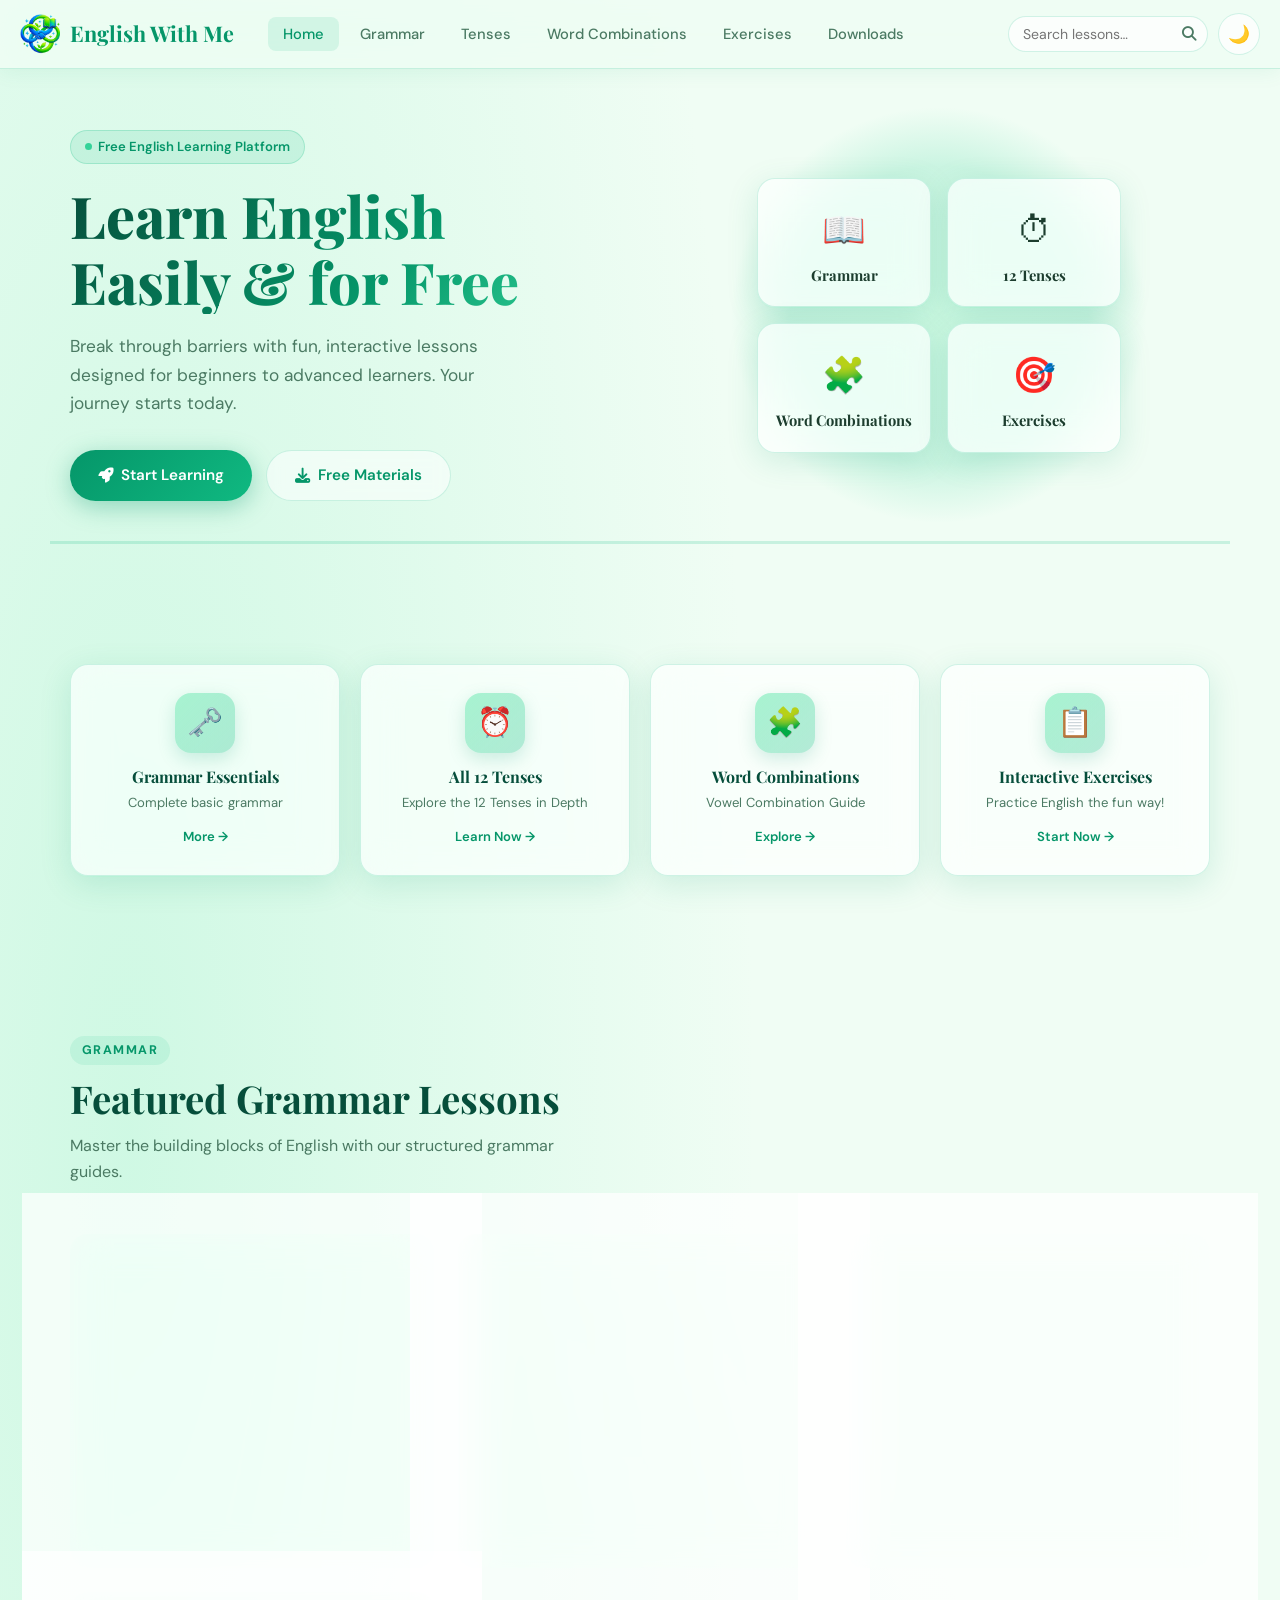
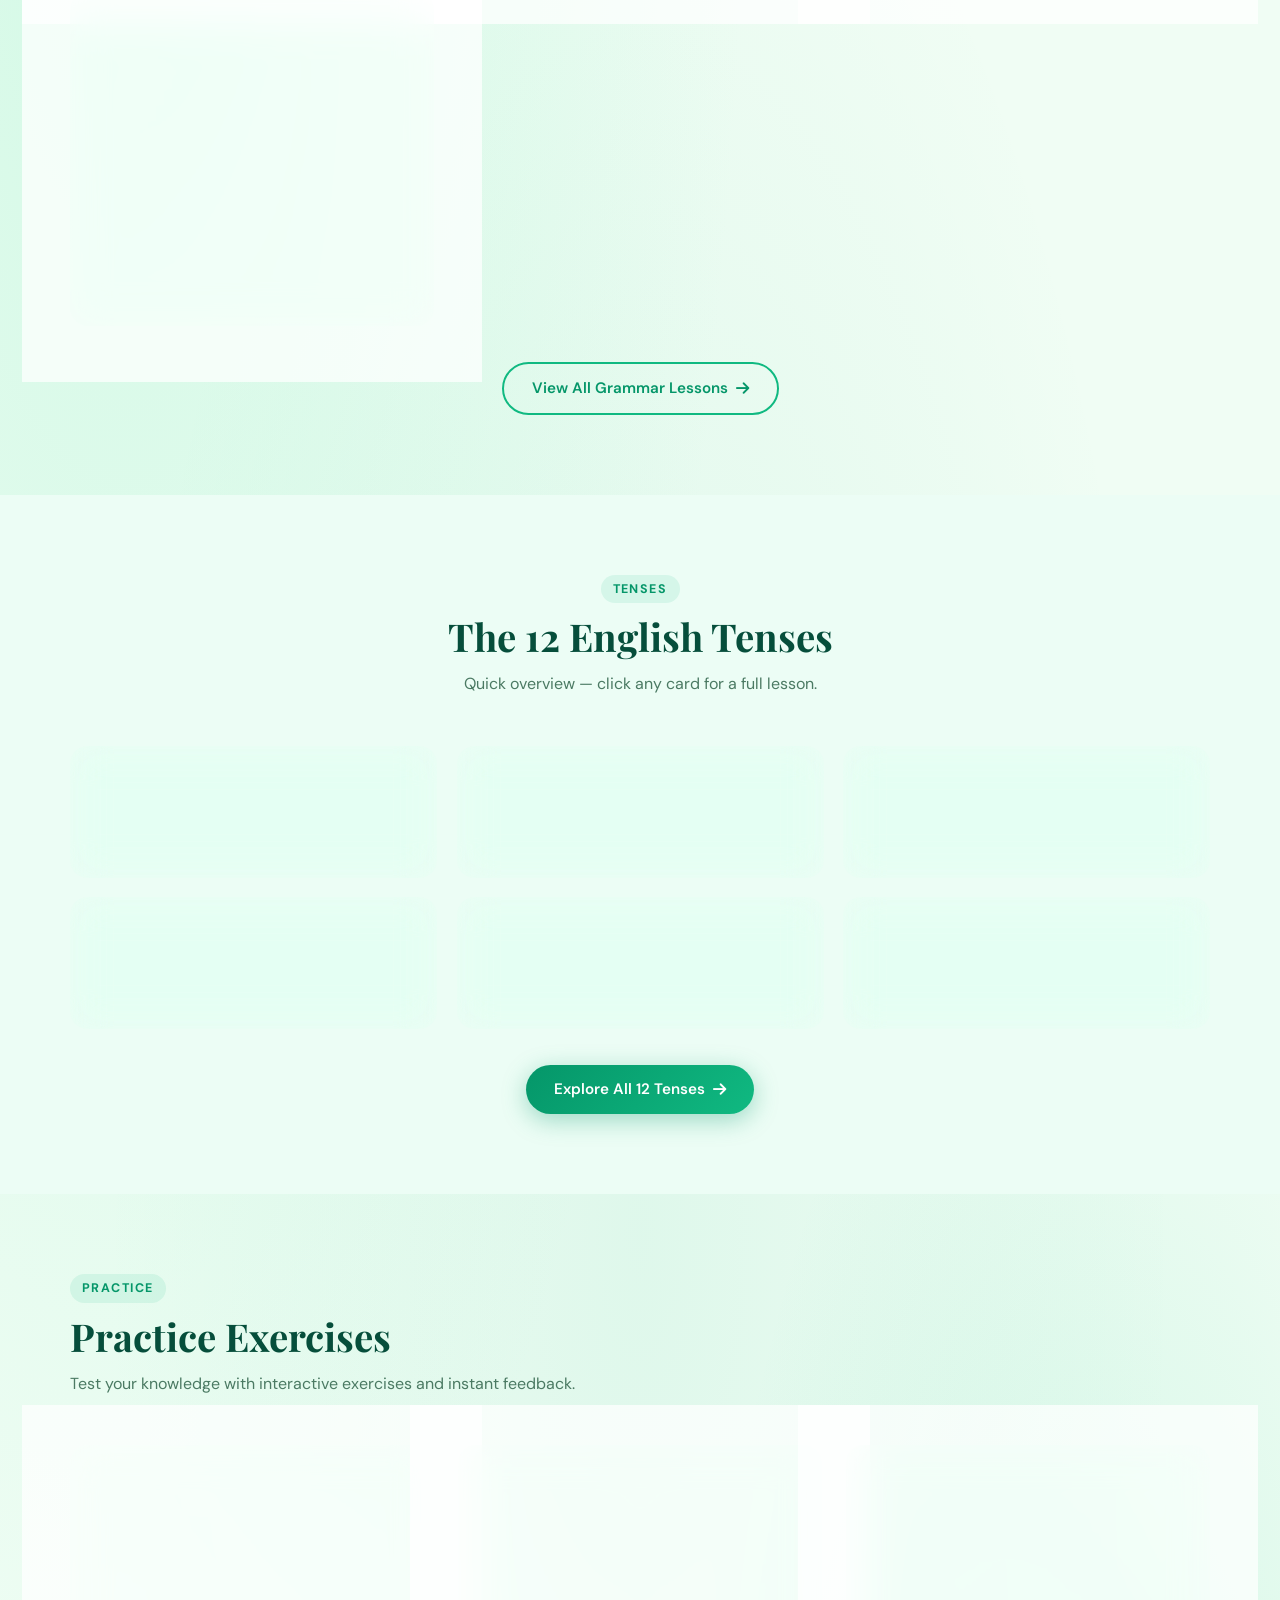
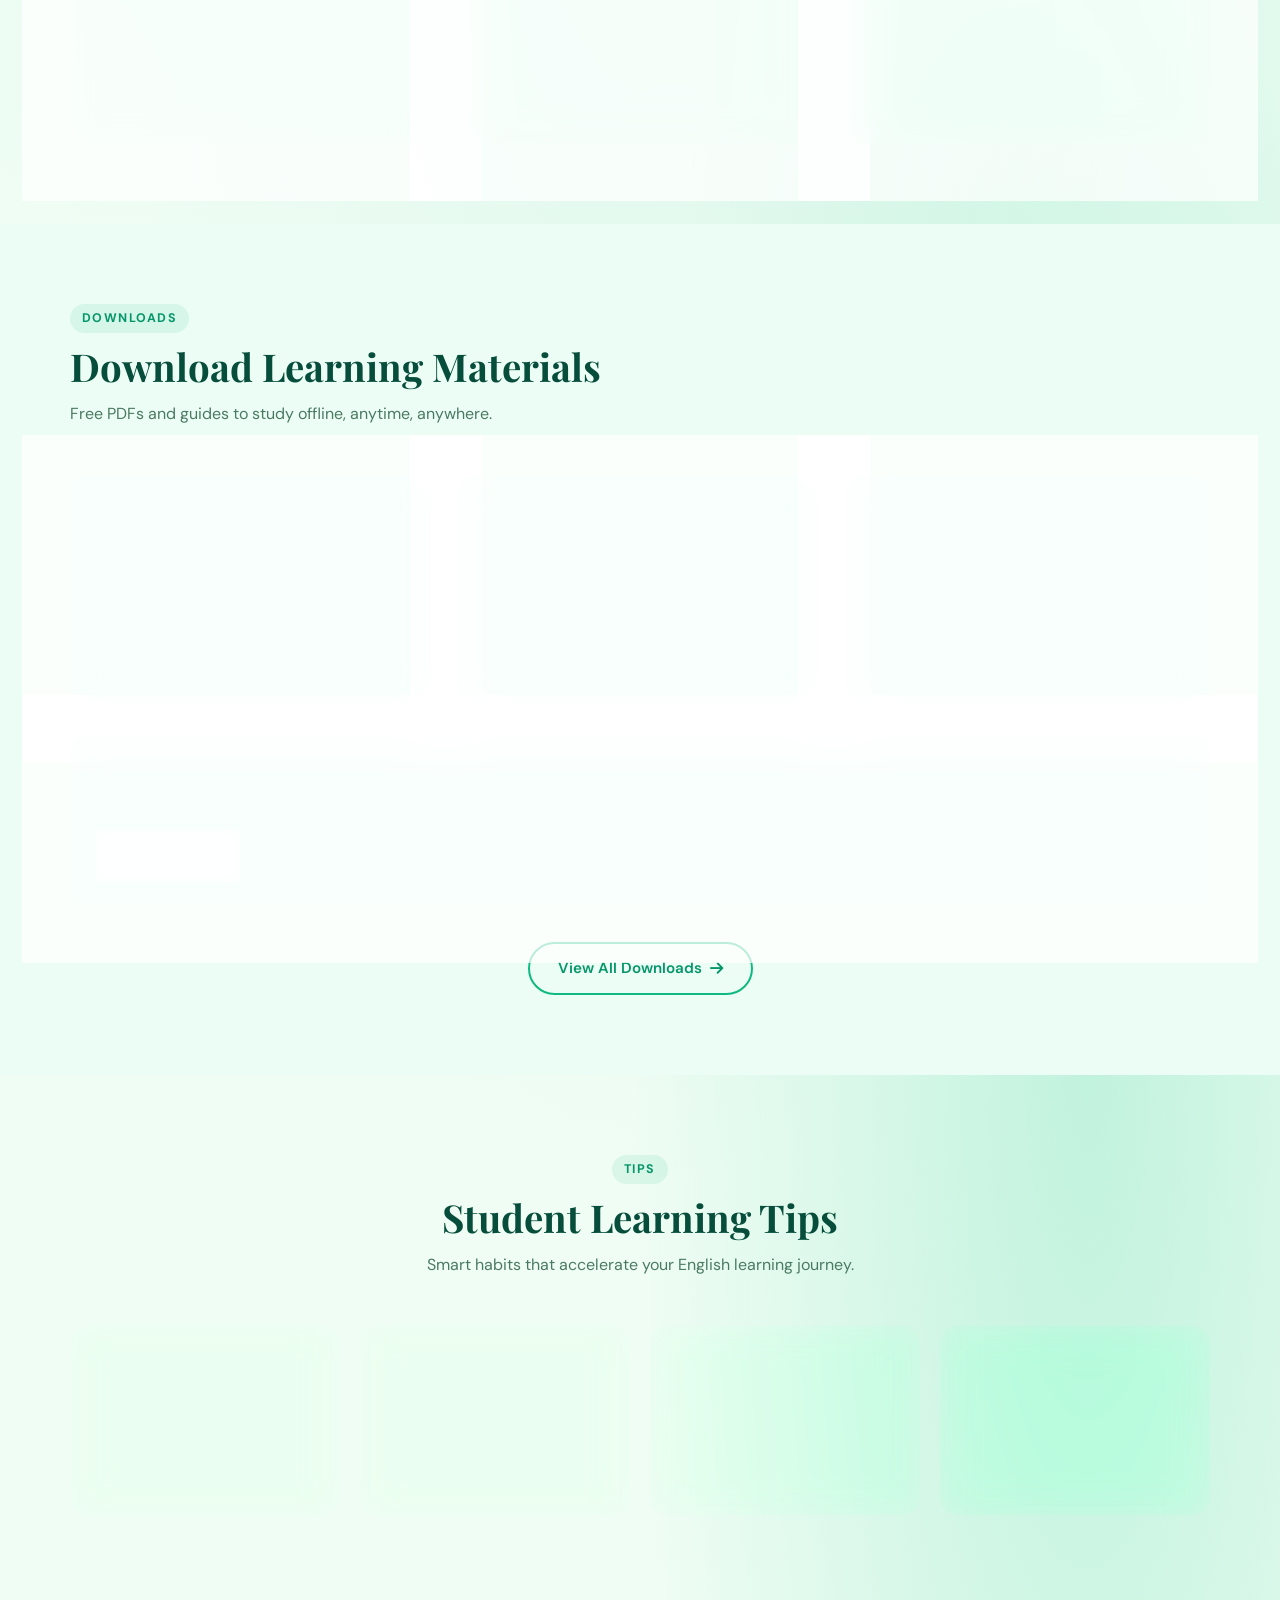
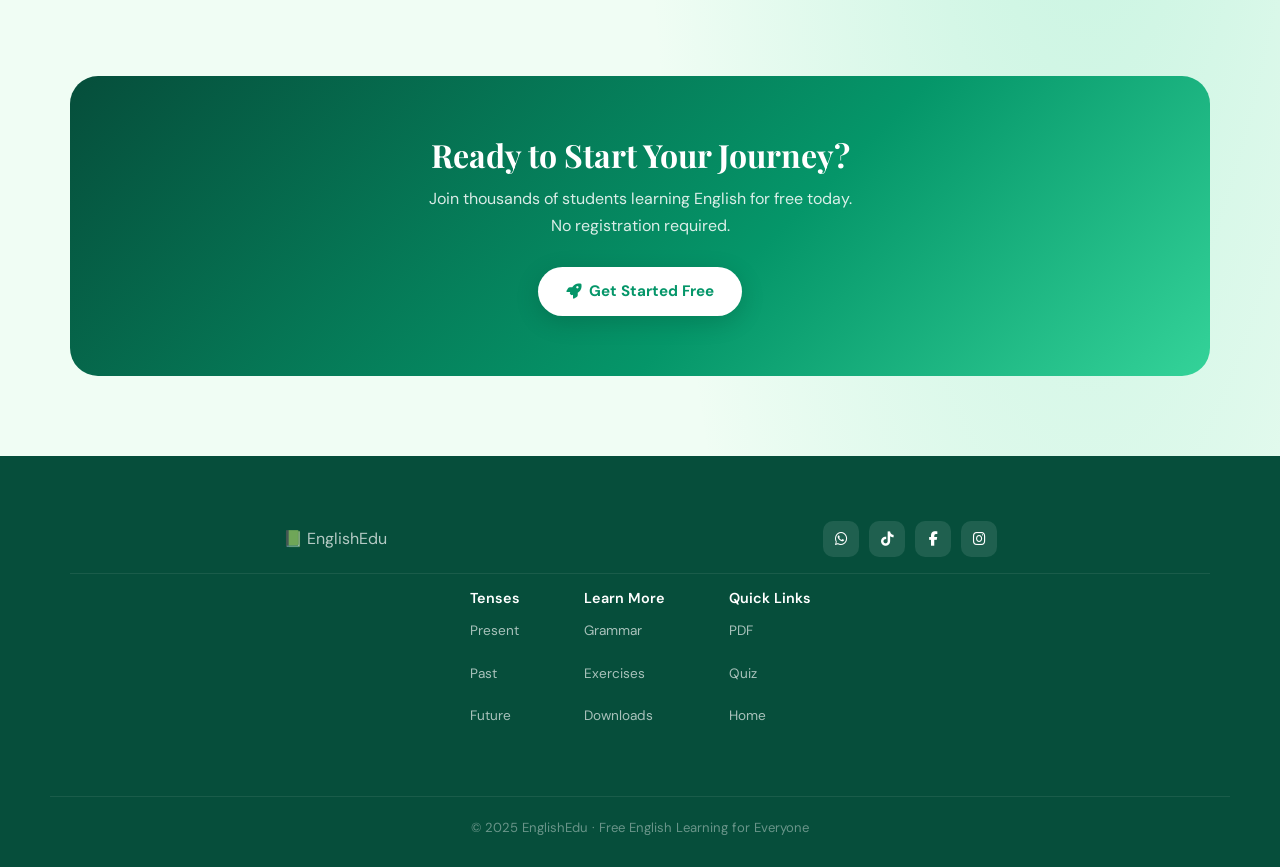
<file: index.html>
<!doctype html>
<html lang="en">
  <head>
    <meta charset="UTF-8" />
    <meta name="viewport" content="width=device-width, initial-scale=1.0" />
    <title>English With Me</title>
    <link rel="icon" type="image/x-icon" href="image/e-logo.png" />
    <meta
      name="description"
      content="Learn English grammar, tenses, vocabulary and more with free interactive lessons."
    />
    <link rel="stylesheet" href="css/index.css" />
    <!-- Font Awesome -->
    <link
      rel="stylesheet"
      href="https://cdnjs.cloudflare.com/ajax/libs/font-awesome/6.5.0/css/all.min.css"
    />
  </head>
  <body class="mesh-bg">
    <!-- ═══════════ NAVBAR ═══════════ -->
    <nav class="navbar">
      <div class="navbar-inner">
        <a href="index.html" class="nav-logo">
          <div class="logo-icon"><img src="image/e-logo.png" alt="" /></div>
          English With Me
        </a>
        <ul class="nav-links">
          <li><a href="index.html">Home</a></li>
          <li><a href="grammar.html">Grammar</a></li>
          <li><a href="tenses.html">Tenses</a></li>
          <li><a href="word-combi.html">Word Combinations</a></li>
          <li><a href="exercises.html">Exercises</a></li>
          <li><a href="downloads.html">Downloads</a></li>
        </ul>
        <div class="nav-right">
          <div class="search-wrap">
            <input
              type="text"
              id="search-input"
              placeholder="Search lessons…"
              onkeydown="if (event.key === 'Enter') doSearch();"
            />
            <i
              class="fa fa-search search-icon"
              onclick="doSearch()"
              style="pointer-events: auto; cursor: pointer"
            ></i>
          </div>
          <button
            class="dark-toggle"
            onclick="toggleDark()"
            title="Toggle dark mode"
          >
            🌙
          </button>
          <button class="hamburger" onclick="toggleMenu()" aria-label="Menu">
            <span></span><span></span><span></span>
          </button>
        </div>
      </div>
      <div class="mobile-menu" id="mobile-menu">
        <a href="index.html">🏠 Home</a>
        <a href="grammar.html">📖 Grammar</a>
        <a href="tenses.html">⏱ Tenses</a>
        <a href="word-combi.html">🧩 Word Combinations</a>
        <a href="exercises.html">✏️ Exercises</a>
        <a href="downloads.html">📥 Downloads</a>
      </div>
    </nav>

    <!-- ═══════════ HERO ═══════════ -->
    <section class="hero">
      <div class="container hero-inner">
        <div class="hero-content">
          <div class="hero-tag reveal">
            <span class="dot"></span>Free English Learning Platform
          </div>
          <h1 class="reveal reveal-delay-1">
            Learn English<br />Easily &amp; for Free
          </h1>
          <p class="reveal reveal-delay-2">
            Break through barriers with fun, interactive lessons designed for
            beginners to advanced learners. Your journey starts today.
          </p>
          <div class="hero-btns reveal reveal-delay-3">
            <a href="grammar.html" class="btn btn-primary"
              ><i class="fa fa-rocket"></i> Start Learning</a
            >
            <a href="downloads.html" class="btn btn-ghost"
              ><i class="fa fa-download"></i> Free Materials</a
            >
          </div>
        </div>

        <div class="hero-visual">
          <div class="hero-blob"></div>
          <div class="hero-cards-grid">
            <div class="h-card glass reveal">
              <div class="icon">📖</div>
              <h4>Grammar</h4>
            </div>
            <div class="h-card glass reveal reveal-delay-1">
              <div class="icon">⏱</div>
              <h4>12 Tenses</h4>
            </div>
            <div class="h-card glass reveal reveal-delay-2">
              <div class="icon">🧩</div>
              <h4>Word Combinations</h4>
            </div>
            <div class="h-card glass reveal reveal-delay-3">
              <div class="icon">🎯</div>
              <h4>Exercises</h4>
            </div>
          </div>
        </div>
      </div>
    </section>

    <!-- ═══════════ FEATURE BOXES ═══════════ -->
    <section>
      <div class="container">
        <div class="features-4">
          <a
            href="grammar.html"
            class="feat-box glass reveal"
            style="text-decoration: none"
          >
            <div class="feat-icon">🗝️</div>
            <h3>Grammar Essentials</h3>
            <p>Complete basic grammar</p>
            <div
              style="
                margin-top: 12px;
                font-size: 0.82rem;
                color: var(--clr-primary);
                font-weight: 600;
              "
            >
              More →
            </div>
          </a>
          <a
            href="tenses.html"
            class="feat-box glass reveal reveal-delay-1"
            style="text-decoration: none"
          >
            <div class="feat-icon">⏰</div>
            <h3>All 12 Tenses</h3>
            <p>Explore the 12 Tenses in Depth</p>
            <div
              style="
                margin-top: 12px;
                font-size: 0.82rem;
                color: var(--clr-primary);
                font-weight: 600;
              "
            >
              Learn Now →
            </div>
          </a>
          <a
            href="word-combi.html"
            class="feat-box glass reveal reveal-delay-2"
            style="text-decoration: none"
          >
            <div class="feat-icon">🧩</div>
            <h3>Word Combinations</h3>
            <p>Vowel Combination Guide</p>
            <div
              style="
                margin-top: 12px;
                font-size: 0.82rem;
                color: var(--clr-primary);
                font-weight: 600;
              "
            >
              Explore →
            </div>
          </a>
          <a
            href="exercises.html"
            class="feat-box glass reveal reveal-delay-3"
            style="text-decoration: none"
          >
            <div class="feat-icon">📋</div>
            <h3>Interactive Exercises</h3>
            <p>Practice English the fun way!</p>
            <div
              style="
                margin-top: 12px;
                font-size: 0.82rem;
                color: var(--clr-primary);
                font-weight: 600;
              "
            >
              Start Now →
            </div>
          </a>
        </div>
      </div>
    </section>

    <!-- ═══════════ FEATURED GRAMMAR LESSONS ═══════════ -->
    <section>
      <div class="container">
        <div class="section-head reveal">
          <span class="section-label">Grammar</span>
          <h2 class="section-title">Featured Grammar Lessons</h2>
          <p class="section-sub">
            Master the building blocks of English with our structured grammar
            guides.
          </p>
        </div>
        <div class="cards-grid">
          <div class="lesson-card glass reveal">
            <div
              class="card-top"
              style="background: linear-gradient(135deg, #a7f3d0, #6ee7b7)"
            >
              📝
            </div>
            <div class="card-body">
              <span class="card-badge">Beginner</span>
              <h3>Parts of Speech</h3>
              <p>
                Nouns, verbs, adjectives, adverbs and more explained simply.
              </p>
              <div class="card-footer">
                <span class="card-meta"
                  ><i class="fa fa-clock"></i> 15 min</span
                >
                <a href="grammar.html" class="card-arrow"
                  ><i class="fa fa-arrow-right"></i
                ></a>
              </div>
            </div>
          </div>
          <div class="lesson-card glass reveal reveal-delay-1">
            <div
              class="card-top"
              style="background: linear-gradient(135deg, #bbf7d0, #4ade80)"
            >
              💬
            </div>
            <div class="card-body">
              <span class="card-badge">Beginner</span>
              <h3>Sentence Structure</h3>
              <p>
                How to build correct and natural English sentences step by step.
              </p>
              <div class="card-footer">
                <span class="card-meta"
                  ><i class="fa fa-clock"></i> 20 min</span
                >
                <a href="grammar.html" class="card-arrow"
                  ><i class="fa fa-arrow-right"></i
                ></a>
              </div>
            </div>
          </div>
          <div class="lesson-card glass reveal reveal-delay-2">
            <div
              class="card-top"
              style="background: linear-gradient(135deg, #d1fae5, #34d399)"
            >
              🔗
            </div>
            <div class="card-body">
              <span class="card-badge">Intermediate</span>
              <h3>Conjunctions &amp; Connectors</h3>
              <p>Link ideas smoothly — and, but, because, although, however…</p>
              <div class="card-footer">
                <span class="card-meta"
                  ><i class="fa fa-clock"></i> 18 min</span
                >
                <a href="grammar.html" class="card-arrow"
                  ><i class="fa fa-arrow-right"></i
                ></a>
              </div>
            </div>
          </div>
          <div class="lesson-card glass reveal reveal-delay-3">
            <div
              class="card-top"
              style="background: linear-gradient(135deg, #ecfdf5, #6ee7b7)"
            >
              🎭
            </div>
            <div class="card-body">
              <span class="card-badge">Intermediate</span>
              <h3>Active &amp; Passive Voice</h3>
              <p>
                Understand when and how to use active vs passive constructions.
              </p>
              <div class="card-footer">
                <span class="card-meta"
                  ><i class="fa fa-clock"></i> 22 min</span
                >
                <a href="grammar.html" class="card-arrow"
                  ><i class="fa fa-arrow-right"></i
                ></a>
              </div>
            </div>
          </div>
        </div>
        <div style="text-align: center; margin-top: 36px">
          <a href="grammar.html" class="btn btn-outline"
            >View All Grammar Lessons <i class="fa fa-arrow-right"></i
          ></a>
        </div>
      </div>
    </section>

    <!-- ═══════════ TENSES OVERVIEW ═══════════ -->
    <section style="background: var(--clr-bg2)">
      <div class="container">
        <div class="section-head center reveal">
          <span class="section-label">Tenses</span>
          <h2 class="section-title">The 12 English Tenses</h2>
          <p class="section-sub">
            Quick overview — click any card for a full lesson.
          </p>
        </div>
        <div class="tense-grid">
          <a
            href="tenses.html"
            class="tense-card glass reveal"
            style="text-decoration: none"
          >
            <h4>Simple Present</h4>
            <p>Habits &amp; facts</p>
            <div class="example">She <strong>works</strong> every day.</div>
          </a>
          <a
            href="tenses.html"
            class="tense-card glass reveal reveal-delay-1"
            style="text-decoration: none"
          >
            <h4>Present Continuous</h4>
            <p>Actions happening now</p>
            <div class="example">She <strong>is working</strong> now.</div>
          </a>
          <a
            href="tenses.html"
            class="tense-card glass reveal reveal-delay-2"
            style="text-decoration: none"
          >
            <h4>Present Perfect</h4>
            <p>Past with present effect</p>
            <div class="example">She <strong>has worked</strong> here.</div>
          </a>
          <a
            href="tenses.html"
            class="tense-card glass reveal reveal-delay-1"
            style="text-decoration: none"
          >
            <h4>Simple Past</h4>
            <p>Completed past actions</p>
            <div class="example">She <strong>worked</strong> yesterday.</div>
          </a>
          <a
            href="tenses.html"
            class="tense-card glass reveal reveal-delay-2"
            style="text-decoration: none"
          >
            <h4>Past Continuous</h4>
            <p>Ongoing past actions</p>
            <div class="example">She <strong>was working</strong>.</div>
          </a>
          <a
            href="tenses.html"
            class="tense-card glass reveal reveal-delay-3"
            style="text-decoration: none"
          >
            <h4>Past Perfect</h4>
            <p>Before another past event</p>
            <div class="example">She <strong>had worked</strong>.</div>
          </a>
        </div>
        <div style="text-align: center; margin-top: 36px">
          <a href="tenses.html" class="btn btn-primary"
            >Explore All 12 Tenses <i class="fa fa-arrow-right"></i
          ></a>
        </div>
      </div>
    </section>

    <!-- ═══════════ PRACTICE EXERCISES ═══════════ -->
    <section>
      <div class="container">
        <div class="section-head reveal">
          <span class="section-label">Practice</span>
          <h2 class="section-title">Practice Exercises</h2>
          <p class="section-sub">
            Test your knowledge with interactive exercises and instant feedback.
          </p>
        </div>
        <div class="ex-grid">
          <div class="ex-card glass reveal">
            <div class="ex-type">Grammar Quiz</div>
            <h3>Mixed Tenses Quiz</h3>
            <p>Choose the correct verb tense for each sentence.</p>
            <div class="progress-wrap">
              <div class="progress-label">
                <span>Completion Rate</span><span>82%</span>
              </div>
              <div class="progress-bar">
                <div
                  class="progress-fill"
                  data-width="82"
                  style="width: 0%"
                ></div>
              </div>
            </div>
            <div>
              <span class="diff-badge diff-easy">Easy</span>
              <span style="font-size: 0.8rem; color: var(--clr-muted)"
                >10 questions</span
              >
            </div>
            <div style="margin-top: 14px">
              <a href="exercises.html" class="btn btn-primary btn-sm"
                >Start Quiz <i class="fa fa-play"></i
              ></a>
            </div>
          </div>
          <div class="ex-card glass reveal reveal-delay-1">
            <div class="ex-type">Fill-in-the-Blank</div>
            <h3>Prepositions Practice</h3>
            <p>Fill in the blanks with the correct preposition.</p>
            <div class="progress-wrap">
              <div class="progress-label">
                <span>Completion Rate</span><span>64%</span>
              </div>
              <div class="progress-bar">
                <div
                  class="progress-fill"
                  data-width="64"
                  style="width: 0%"
                ></div>
              </div>
            </div>
            <div>
              <span class="diff-badge diff-med">Medium</span>
              <span style="font-size: 0.8rem; color: var(--clr-muted)"
                >15 questions</span
              >
            </div>
            <div style="margin-top: 14px">
              <a href="exercises.html" class="btn btn-primary btn-sm"
                >Start Quiz <i class="fa fa-play"></i
              ></a>
            </div>
          </div>
          <div class="ex-card glass reveal reveal-delay-2">
            <div class="ex-type">Advanced</div>
            <h3>Conditional Sentences</h3>
            <p>Master all four types of conditional clauses.</p>
            <div class="progress-wrap">
              <div class="progress-label">
                <span>Completion Rate</span><span>41%</span>
              </div>
              <div class="progress-bar">
                <div
                  class="progress-fill"
                  data-width="41"
                  style="width: 0%"
                ></div>
              </div>
            </div>
            <div>
              <span class="diff-badge diff-hard">Hard</span>
              <span style="font-size: 0.8rem; color: var(--clr-muted)"
                >20 questions</span
              >
            </div>
            <div style="margin-top: 14px">
              <a href="exercises.html" class="btn btn-primary btn-sm"
                >Start Quiz <i class="fa fa-play"></i
              ></a>
            </div>
          </div>
        </div>
      </div>
    </section>

    <!-- ═══════════ DOWNLOAD SECTION ═══════════ -->
    <section style="background: var(--clr-bg2)">
      <div class="container">
        <div class="section-head reveal">
          <span class="section-label">Downloads</span>
          <h2 class="section-title">Download Learning Materials</h2>
          <p class="section-sub">
            Free PDFs and guides to study offline, anytime, anywhere.
          </p>
        </div>
        <div class="dl-grid">
          <div class="dl-card glass reveal">
            <div class="dl-card-top">
              <div class="dl-icon pdf">
                <i
                  class="fa fa-file-pdf"
                  style="color: #ef4444; font-size: 1.5rem"
                ></i>
              </div>
              <div class="dl-info">
                <h3>Grammar Guide – Complete</h3>
                <p>
                  All grammar rules in one comprehensive PDF. Perfect for quick
                  reference.
                </p>
              </div>
            </div>
            <div class="dl-meta">
              <span><i class="fa fa-file"></i> grammar-guide.pdf</span>
              <span><i class="fa fa-hdd"></i> 2.4 MB</span>
              <span><i class="fa fa-download"></i> 0 downloads</span>
            </div>
            <a href="downloads.html" class="btn btn-primary btn-sm"
              ><i class="fa fa-download"></i> Download Free</a
            >
          </div>
          <div class="dl-card glass reveal reveal-delay-1">
            <div class="dl-card-top">
              <div class="dl-icon pdf">
                <i
                  class="fa fa-file-pdf"
                  style="color: #ef4444; font-size: 1.5rem"
                ></i>
              </div>
              <div class="dl-info">
                <h3>Tense Chart – Printable</h3>
                <p>
                  Visual tense chart with formulas, signals and examples for all
                  12 tenses.
                </p>
              </div>
            </div>
            <div class="dl-meta">
              <span><i class="fa fa-file"></i> tense-chart.pdf</span>
              <span><i class="fa fa-hdd"></i> 1.1 MB</span>
              <span><i class="fa fa-download"></i> 0 downloads</span>
            </div>
            <a href="downloads.html" class="btn btn-primary btn-sm"
              ><i class="fa fa-download"></i> Download Free</a
            >
          </div>
          <div class="dl-card glass reveal reveal-delay-2">
            <div class="dl-card-top">
              <div class="dl-icon doc">
                <i
                  class="fa fa-file-word"
                  style="color: #3b82f6; font-size: 1.5rem"
                ></i>
              </div>
              <div class="dl-info">
                <h3>Vocabulary Workbook</h3>
                <p>
                  500+ essential words with meanings, examples and exercises.
                </p>
              </div>
            </div>
            <div class="dl-meta">
              <span><i class="fa fa-file"></i> vocabulary-workbook.docx</span>
              <span><i class="fa fa-hdd"></i> 1.8 MB</span>
              <span><i class="fa fa-download"></i> 0 downloads</span>
            </div>
            <a href="downloads.html" class="btn btn-primary btn-sm"
              ><i class="fa fa-download"></i> Download Free</a
            >
          </div>
        </div>
        <div
          class="download-preview glass reveal"
          style="
            margin-top: 30px;
            padding: 24px;
            display: flex;
            flex-direction: column;
            gap: 16px;
          "
        >
          <div style="display: flex; align-items: flex-start; gap: 14px">
            <div
              style="
                width: 42px;
                height: 42px;
                border-radius: 14px;
                background: rgba(16, 185, 129, 0.12);
                display: grid;
                place-items: center;
                color: var(--clr-primary);
                font-size: 1.25rem;
              "
            >
              <i class="fa fa-file-import"></i>
            </div>
            <div>
              <h3 style="margin: 0 0 8px; font-size: 1.1rem">
                Upload a file to view details
              </h3>
              <p
                style="
                  margin: 0;
                  color: var(--clr-muted);
                  font-size: 0.95rem;
                  max-width: 620px;
                "
              >
                Choose a file from your computer and the page will show the
                actual file name and size.
              </p>
            </div>
          </div>
          <div
            style="
              display: flex;
              flex-wrap: wrap;
              gap: 16px;
              align-items: center;
            "
          >
            <label
              class="btn btn-ghost"
              for="file-preview-input"
              style="padding: 12px 18px; cursor: pointer"
            >
              <i class="fa fa-upload" style="margin-right: 8px"></i> Select File
            </label>
            <input id="file-preview-input" type="file" style="display: none" />
            <div
              id="file-preview-details"
              style="
                color: var(--clr-muted);
                font-size: 0.95rem;
                min-width: 220px;
              "
            >
              No file selected.
            </div>
          </div>
        </div>
        <div style="text-align: center; margin-top: 36px">
          <a href="downloads.html" class="btn btn-outline"
            >View All Downloads <i class="fa fa-arrow-right"></i
          ></a>
        </div>
      </div>
    </section>

    <!-- ═══════════ TIPS ═══════════ -->
    <section>
      <div class="container">
        <div class="section-head center reveal">
          <span class="section-label">Tips</span>
          <h2 class="section-title">Student Learning Tips</h2>
          <p class="section-sub">
            Smart habits that accelerate your English learning journey.
          </p>
        </div>
        <div class="tips-grid">
          <div class="tip-card glass reveal">
            <div class="tip-num">01</div>
            <h4>Practice Daily</h4>
            <p>
              Even 15 minutes a day builds strong habits and improves retention
              significantly.
            </p>
          </div>
          <div class="tip-card glass reveal reveal-delay-1">
            <div class="tip-num">02</div>
            <h4>Read Aloud</h4>
            <p>
              Reading English aloud trains your ear, mouth and brain
              simultaneously for fluency.
            </p>
          </div>
          <div class="tip-card glass reveal reveal-delay-2">
            <div class="tip-num">03</div>
            <h4>Keep a Vocabulary Journal</h4>
            <p>
              Write new words with their meanings and example sentences every
              day.
            </p>
          </div>
          <div class="tip-card glass reveal reveal-delay-3">
            <div class="tip-num">04</div>
            <h4>Watch English Content</h4>
            <p>
              Movies, podcasts and YouTube with subtitles are fun ways to absorb
              natural English.
            </p>
          </div>
        </div>
      </div>
    </section>

    <!-- ═══════════ CTA ═══════════ -->
    <section>
      <div class="container">
        <div class="cta-banner reveal">
          <h2>Ready to Start Your Journey?</h2>
          <p>
            Join thousands of students learning English for free today. No
            registration required.
          </p>
          <a
            href="grammar.html"
            class="btn"
            style="
              background: #fff;
              color: var(--clr-primary);
              font-weight: 700;
              box-shadow: 0 6px 24px rgba(0, 0, 0, 0.15);
            "
          >
            <i class="fa fa-rocket"></i> Get Started Free
          </a>
        </div>
      </div>
    </section>

    <!-- ═══════════ FOOTER ═══════════ -->
    <footer>
      <div
        class="footer-inner"
        style="
          display: flex;
          flex-direction: column;
          gap: 16px;
          padding: 5px 20px 12px;
        "
      >
        <div
          style="
            display: flex;
            align-items: center;
            justify-content: space-around;
            flex-wrap: wrap;
            gap: 10px;
          "
        >
          <div class="logo">📗 EnglishEdu</div>
          <div class="social-row" style="margin: 0">
            <a href="https://wa.me/8562067392585" class="social-btn"
              ><i class="fab fa-whatsapp"></i
            ></a>
            <a href="https://www.tiktok.com/@maxtiw70" class="social-btn"
              ><i class="fab fa-tiktok"></i
            ></a>
            <a
              href="https://www.facebook.com/sonxay.xayyasim"
              class="social-btn"
              ><i class="fab fa-facebook-f"></i
            ></a>
            <a
              href="https://www.instagram.com/sonxayxayyasim?igsh=aWJpd3B0N2lteXh1"
              class="social-btn"
              ><i class="fab fa-instagram"></i
            ></a>
          </div>
        </div>
        <hr
          style="border: none; border-top: 1px solid rgba(255, 255, 255, 0.08)"
        />
        <div
          style="
            display: flex;
            justify-content: center;
            gap: 64px;
            flex-wrap: wrap;
          "
        >
          <div>
            <h4 style="margin-bottom: 10px">Tenses</h4>
            <ul style="display: flex; flex-direction: column; gap: 8px">
              <li><a href="#present">Present</a></li>
              <li><a href="#past">Past</a></li>
              <li><a href="#future">Future</a></li>
            </ul>
          </div>
          <div>
            <h4 style="margin-bottom: 10px">Learn More</h4>
            <ul style="display: flex; flex-direction: column; gap: 8px">
              <li><a href="grammar.html">Grammar</a></li>
              <li><a href="exercises.html">Exercises</a></li>
              <li><a href="downloads.html">Downloads</a></li>
            </ul>
          </div>
          <div>
            <h4 style="margin-bottom: 10px">Quick Links</h4>
            <ul style="display: flex; flex-direction: column; gap: 8px">
              <li><a href="downloads.html">PDF</a></li>
              <li><a href="exercises.html">Quiz</a></li>
              <li><a href="index.html">Home</a></li>
            </ul>
          </div>
        </div>
      </div>
      <div class="footer-bottom">
        © 2025 EnglishEdu · Free English Learning for Everyone
      </div>
    </footer>
    <script src="js/tracker.js"></script>
    <script src="js/index.js"></script>
    <script src="js/search.js"></script>
  </body>
</html>
</file>
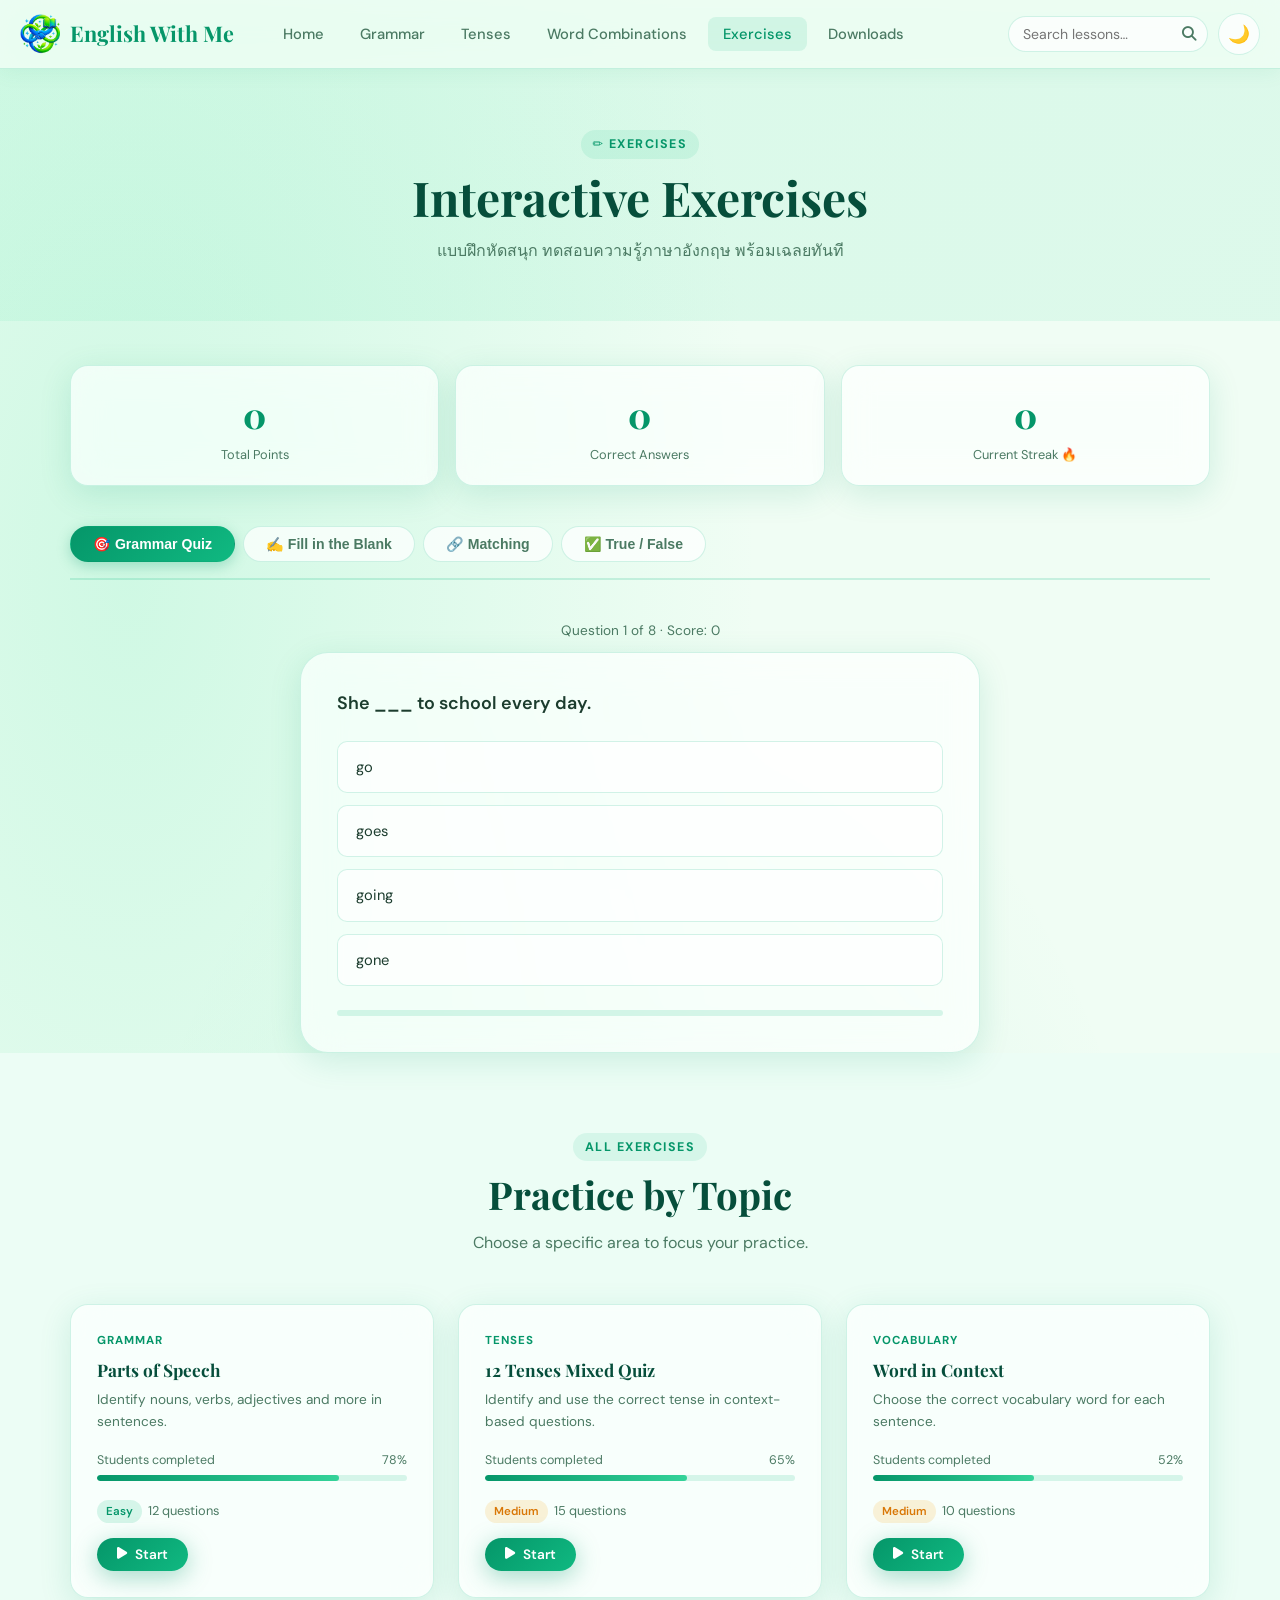
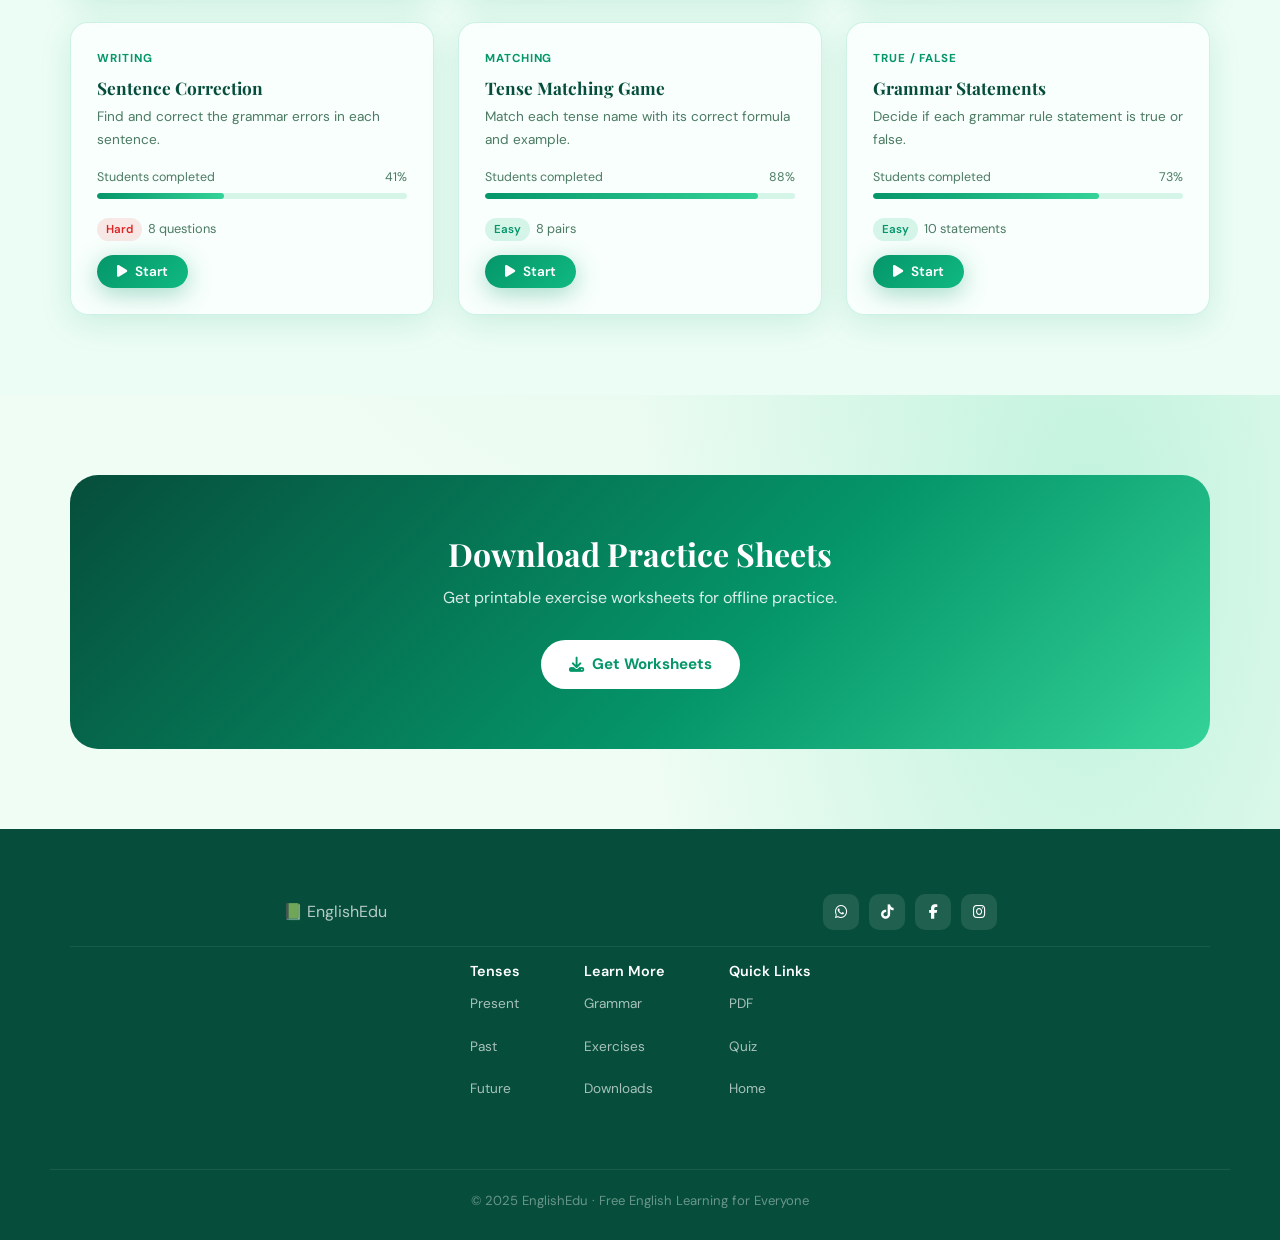
<file: exercises.html>
<!doctype html>
<html lang="en">
  <head>
    <meta charset="UTF-8" />
    <meta name="viewport" content="width=device-width, initial-scale=1.0" />
    <title>English With Me</title>
    <link rel="icon" type="image/x-icon" href="image/e-logo.png" />
    <link rel="stylesheet" href="css/exercises.css" />
    <link
      rel="stylesheet"
      href="https://cdnjs.cloudflare.com/ajax/libs/font-awesome/6.5.0/css/all.min.css"
    />
  </head>
  <body class="mesh-bg">
    <!-- NAVBAR -->
    <nav class="navbar">
      <div class="navbar-inner">
        <a href="index.html" class="nav-logo">
          <div class="logo-icon"><img src="image/e-logo.png" alt="" /></div>
          English With Me
        </a>
        <ul class="nav-links">
          <li><a href="index.html">Home</a></li>
          <li><a href="grammar.html">Grammar</a></li>
          <li><a href="tenses.html">Tenses</a></li>
          <li><a href="word-combi.html">Word Combinations</a></li>
          <li><a href="exercises.html">Exercises</a></li>
          <li><a href="downloads.html">Downloads</a></li>
        </ul>
        <div class="nav-right">
          <div class="search-wrap">
            <input
              type="text"
              id="search-input"
              placeholder="Search lessons…"
              onkeydown="if (event.key === 'Enter') doSearch();"
            />
            <i
              class="fa fa-search search-icon"
              onclick="doSearch()"
              style="pointer-events: auto; cursor: pointer"
            ></i>
          </div>
          <button
            class="dark-toggle"
            onclick="toggleDark()"
            title="Toggle dark mode"
          >
            🌙
          </button>
          <button class="hamburger" onclick="toggleMenu()" aria-label="Menu">
            <span></span><span></span><span></span>
          </button>
        </div>
      </div>
      <div class="mobile-menu" id="mobile-menu">
        <a href="index.html">🏠 Home</a>
        <a href="grammar.html">📖 Grammar</a>
        <a href="tenses.html">⏱ Tenses</a>
        <a href="word-combi.html">🧩 Word Combinations</a>
        <a href="exercises.html">✏️ Exercises</a>
        <a href="downloads.html">📥 Downloads</a>
      </div>
    </nav>

    <!-- PAGE HERO -->
    <div class="page-hero mesh-bg">
      <div class="container">
        <span class="section-label">✏️ Exercises</span>
        <h1>Interactive Exercises</h1>
        <p>แบบฝึกหัดสนุก ทดสอบความรู้ภาษาอังกฤษ พร้อมเฉลยทันที</p>
      </div>
    </div>

    <!-- SCOREBOARD -->
    <section style="padding: 44px 0 0">
      <div class="container">
        <div class="scoreboard">
          <div class="score-box glass reveal">
            <div class="score-num" id="total-score">0</div>
            <div class="score-lbl">Total Points</div>
          </div>
          <div class="score-box glass reveal reveal-delay-1">
            <div class="score-num" id="correct-count">0</div>
            <div class="score-lbl">Correct Answers</div>
          </div>
          <div class="score-box glass reveal reveal-delay-2">
            <div class="score-num" id="streak-count">0</div>
            <div class="score-lbl">Current Streak 🔥</div>
          </div>
        </div>

        <!-- Exercise Navigation -->
        <div class="ex-nav reveal">
          <button class="ex-nav-btn active" onclick="switchPanel('quiz')">
            🎯 Grammar Quiz
          </button>
          <button class="ex-nav-btn" onclick="switchPanel('fillin')">
            ✍️ Fill in the Blank
          </button>
          <button class="ex-nav-btn" onclick="switchPanel('match')">
            🔗 Matching
          </button>
          <button class="ex-nav-btn" onclick="switchPanel('truefalse')">
            ✅ True / False
          </button>
        </div>

        <!-- ═══ PANEL 1: Grammar Quiz ═══ -->
        <div class="ex-panel active" id="panel-quiz">
          <div class="quiz-wrap reveal" id="quiz-wrap">
            <!-- rendered by script.js -->
            <div
              style="text-align: center; padding: 40px; color: var(--clr-muted)"
            >
              <i class="fa fa-spinner fa-spin"></i> Loading quiz…
            </div>
          </div>
        </div>

        <!-- ═══ PANEL 2: Fill in the Blank ═══ -->
        <div class="ex-panel" id="panel-fillin">
          <div
            style="
              margin-bottom: 28px;
              display: flex;
              justify-content: space-between;
              align-items: center;
            "
          >
            <div>
              <h3 style="font-size: 1.2rem">Fill in the Blank</h3>
              <p style="font-size: 0.85rem; color: var(--clr-muted)">
                Type the missing word in each sentence.
              </p>
            </div>
            <button class="btn btn-outline btn-sm" onclick="checkBlanks()">
              <i class="fa fa-check"></i> Check Answers
            </button>
          </div>
          <div class="blank-card glass">
            <div class="blank-q">
              1. She ___<input
                class="blank-input"
                data-answer="goes"
                placeholder="?"
              />___ to school by bus every day.
            </div>
            <div class="blank-hint">
              Hint: Simple Present — subject is "She"
            </div>
            <div class="blank-answer">✅ Answer: goes</div>
          </div>
          <div class="blank-card glass">
            <div class="blank-q">
              2. They ___<input
                class="blank-input"
                data-answer="were playing"
                placeholder="?"
              />___ football when it started to rain.
            </div>
            <div class="blank-hint">Hint: Past Continuous</div>
            <div class="blank-answer">✅ Answer: were playing</div>
          </div>
          <div class="blank-card glass">
            <div class="blank-q">
              3. I have ___<input
                class="blank-input"
                data-answer="never"
                placeholder="?"
              />___ been to Japan.
            </div>
            <div class="blank-hint">
              Hint: Present Perfect — frequency adverb (negative)
            </div>
            <div class="blank-answer">✅ Answer: never</div>
          </div>
          <div class="blank-card glass">
            <div class="blank-q">
              4. By the time he arrived, she ___<input
                class="blank-input"
                data-answer="had left"
                placeholder="?"
              />___.
            </div>
            <div class="blank-hint">Hint: Past Perfect</div>
            <div class="blank-answer">✅ Answer: had left</div>
          </div>
          <div class="blank-card glass">
            <div class="blank-q">
              5. If I ___<input
                class="blank-input"
                data-answer="were"
                placeholder="?"
              />___ rich, I would travel the world.
            </div>
            <div class="blank-hint">
              Hint: Second Conditional — use past tense of "be"
            </div>
            <div class="blank-answer">✅ Answer: were</div>
          </div>
          <div class="blank-card glass">
            <div class="blank-q">
              6. The letter ___<input
                class="blank-input"
                data-answer="was written"
                placeholder="?"
              />___ by Tom last night.
            </div>
            <div class="blank-hint">Hint: Passive Voice — Simple Past</div>
            <div class="blank-answer">✅ Answer: was written</div>
          </div>
          <div id="blank-result" class="result-banner">
            <div style="font-size: 2rem; margin-bottom: 8px">🎉</div>
            <h3 style="margin-bottom: 6px">Results</h3>
            <p id="blank-score-text" style="color: var(--clr-muted)"></p>
          </div>
        </div>

        <!-- ═══ PANEL 3: Matching ═══ -->
        <div class="ex-panel" id="panel-match">
          <div style="margin-bottom: 28px">
            <h3 style="font-size: 1.2rem; margin-bottom: 6px">
              Matching Exercise
            </h3>
            <p style="font-size: 0.85rem; color: var(--clr-muted)">
              Click a word on the left, then click its match on the right. Match
              the tense with its correct description.
            </p>
          </div>
          <div
            class="glass"
            style="border-radius: var(--radius-md); padding: 28px"
          >
            <div class="match-grid" id="match-grid">
              <div class="match-left" id="match-left"></div>
              <div class="match-right" id="match-right"></div>
            </div>
            <div
              id="match-result"
              class="result-banner"
              style="margin-top: 20px"
            >
              <div style="font-size: 2rem; margin-bottom: 8px">🎯</div>
              <h3>All matched!</h3>
              <p style="color: var(--clr-muted)">
                Excellent work! You matched all tenses correctly.
              </p>
              <button
                class="btn btn-primary btn-sm"
                onclick="resetMatch()"
                style="margin-top: 12px"
              >
                Play Again
              </button>
            </div>
            <div style="margin-top: 20px; text-align: center">
              <button class="btn btn-outline btn-sm" onclick="resetMatch()">
                <i class="fa fa-refresh"></i> Reset
              </button>
            </div>
          </div>
        </div>

        <!-- ═══ PANEL 4: True/False ═══ -->
        <div class="ex-panel" id="panel-truefalse">
          <div style="margin-bottom: 28px">
            <h3 style="font-size: 1.2rem; margin-bottom: 6px">True or False</h3>
            <p style="font-size: 0.85rem; color: var(--clr-muted)">
              Decide if each grammar statement is True or False.
            </p>
          </div>
          <div id="tf-container"></div>
          <div id="tf-result" class="result-banner">
            <div style="font-size: 2rem; margin-bottom: 8px">📊</div>
            <h3 style="margin-bottom: 6px">Quiz Complete!</h3>
            <p id="tf-score-text" style="color: var(--clr-muted)"></p>
            <button
              class="btn btn-primary btn-sm"
              onclick="resetTF()"
              style="margin-top: 12px"
            >
              Try Again
            </button>
          </div>
        </div>
      </div>
    </section>

    <!-- EXERCISE CARDS OVERVIEW -->
    <section style="background: var(--clr-bg2)">
      <div class="container">
        <div class="section-head center reveal">
          <span class="section-label">All Exercises</span>
          <h2 class="section-title">Practice by Topic</h2>
          <p class="section-sub">
            Choose a specific area to focus your practice.
          </p>
        </div>
        <div class="ex-grid">
          <div class="ex-card glass reveal">
            <div class="ex-type">Grammar</div>
            <h3>Parts of Speech</h3>
            <p>Identify nouns, verbs, adjectives and more in sentences.</p>
            <div class="progress-wrap">
              <div class="progress-label">
                <span>Students completed</span><span>78%</span>
              </div>
              <div class="progress-bar">
                <div
                  class="progress-fill"
                  data-width="78"
                  style="width: 0%"
                ></div>
              </div>
            </div>
            <div>
              <span class="diff-badge diff-easy">Easy</span
              ><span style="font-size: 0.8rem; color: var(--clr-muted)"
                >12 questions</span
              >
            </div>
            <div style="margin-top: 14px">
              <button
                class="btn btn-primary btn-sm"
                onclick="
                  switchPanel('quiz');
                  document.querySelector('.ex-nav-btn').click();
                "
              >
                <i class="fa fa-play"></i> Start
              </button>
            </div>
          </div>
          <div class="ex-card glass reveal reveal-delay-1">
            <div class="ex-type">Tenses</div>
            <h3>12 Tenses Mixed Quiz</h3>
            <p>
              Identify and use the correct tense in context-based questions.
            </p>
            <div class="progress-wrap">
              <div class="progress-label">
                <span>Students completed</span><span>65%</span>
              </div>
              <div class="progress-bar">
                <div
                  class="progress-fill"
                  data-width="65"
                  style="width: 0%"
                ></div>
              </div>
            </div>
            <div>
              <span class="diff-badge diff-med">Medium</span
              ><span style="font-size: 0.8rem; color: var(--clr-muted)"
                >15 questions</span
              >
            </div>
            <div style="margin-top: 14px">
              <button
                class="btn btn-primary btn-sm"
                onclick="switchPanel('quiz')"
              >
                <i class="fa fa-play"></i> Start
              </button>
            </div>
          </div>
          <div class="ex-card glass reveal reveal-delay-2">
            <div class="ex-type">Vocabulary</div>
            <h3>Word in Context</h3>
            <p>Choose the correct vocabulary word for each sentence.</p>
            <div class="progress-wrap">
              <div class="progress-label">
                <span>Students completed</span><span>52%</span>
              </div>
              <div class="progress-bar">
                <div
                  class="progress-fill"
                  data-width="52"
                  style="width: 0%"
                ></div>
              </div>
            </div>
            <div>
              <span class="diff-badge diff-med">Medium</span
              ><span style="font-size: 0.8rem; color: var(--clr-muted)"
                >10 questions</span
              >
            </div>
            <div style="margin-top: 14px">
              <button class="btn btn-primary btn-sm">
                <i class="fa fa-play"></i> Start
              </button>
            </div>
          </div>
          <div class="ex-card glass reveal">
            <div class="ex-type">Writing</div>
            <h3>Sentence Correction</h3>
            <p>Find and correct the grammar errors in each sentence.</p>
            <div class="progress-wrap">
              <div class="progress-label">
                <span>Students completed</span><span>41%</span>
              </div>
              <div class="progress-bar">
                <div
                  class="progress-fill"
                  data-width="41"
                  style="width: 0%"
                ></div>
              </div>
            </div>
            <div>
              <span class="diff-badge diff-hard">Hard</span
              ><span style="font-size: 0.8rem; color: var(--clr-muted)"
                >8 questions</span
              >
            </div>
            <div style="margin-top: 14px">
              <button
                class="btn btn-primary btn-sm"
                onclick="switchPanel('fillin')"
              >
                <i class="fa fa-play"></i> Start
              </button>
            </div>
          </div>
          <div class="ex-card glass reveal reveal-delay-1">
            <div class="ex-type">Matching</div>
            <h3>Tense Matching Game</h3>
            <p>Match each tense name with its correct formula and example.</p>
            <div class="progress-wrap">
              <div class="progress-label">
                <span>Students completed</span><span>88%</span>
              </div>
              <div class="progress-bar">
                <div
                  class="progress-fill"
                  data-width="88"
                  style="width: 0%"
                ></div>
              </div>
            </div>
            <div>
              <span class="diff-badge diff-easy">Easy</span
              ><span style="font-size: 0.8rem; color: var(--clr-muted)"
                >8 pairs</span
              >
            </div>
            <div style="margin-top: 14px">
              <button
                class="btn btn-primary btn-sm"
                onclick="switchPanel('match')"
              >
                <i class="fa fa-play"></i> Start
              </button>
            </div>
          </div>
          <div class="ex-card glass reveal reveal-delay-2">
            <div class="ex-type">True / False</div>
            <h3>Grammar Statements</h3>
            <p>Decide if each grammar rule statement is true or false.</p>
            <div class="progress-wrap">
              <div class="progress-label">
                <span>Students completed</span><span>73%</span>
              </div>
              <div class="progress-bar">
                <div
                  class="progress-fill"
                  data-width="73"
                  style="width: 0%"
                ></div>
              </div>
            </div>
            <div>
              <span class="diff-badge diff-easy">Easy</span
              ><span style="font-size: 0.8rem; color: var(--clr-muted)"
                >10 statements</span
              >
            </div>
            <div style="margin-top: 14px">
              <button
                class="btn btn-primary btn-sm"
                onclick="switchPanel('truefalse')"
              >
                <i class="fa fa-play"></i> Start
              </button>
            </div>
          </div>
        </div>
      </div>
    </section>

    <!-- CTA -->
    <section>
      <div class="container">
        <div class="cta-banner reveal">
          <h2>Download Practice Sheets</h2>
          <p>Get printable exercise worksheets for offline practice.</p>
          <a
            href="downloads.html"
            class="btn"
            style="
              background: #fff;
              color: var(--clr-primary);
              font-weight: 700;
            "
          >
            <i class="fa fa-download"></i> Get Worksheets
          </a>
        </div>
      </div>
    </section>

    <!-- FOOTER -->
    <footer>
      <div
        class="footer-inner"
        style="
          display: flex;
          flex-direction: column;
          gap: 16px;
          padding: 5px 20px 12px;
        "
      >
        <div
          style="
            display: flex;
            align-items: center;
            justify-content: space-around;
            flex-wrap: wrap;
            gap: 10px;
          "
        >
          <div class="logo">📗 EnglishEdu</div>
          <div class="social-row" style="margin: 0">
            <a href="https://wa.me/8562067392585" class="social-btn"
              ><i class="fab fa-whatsapp"></i
            ></a>
            <a href="https://www.tiktok.com/@maxtiw70" class="social-btn"
              ><i class="fab fa-tiktok"></i
            ></a>
            <a
              href="https://www.facebook.com/sonxay.xayyasim"
              class="social-btn"
              ><i class="fab fa-facebook-f"></i
            ></a>
            <a
              href="https://www.instagram.com/sonxayxayyasim?igsh=aWJpd3B0N2lteXh1"
              class="social-btn"
              ><i class="fab fa-instagram"></i
            ></a>
          </div>
        </div>
        <hr
          style="border: none; border-top: 1px solid rgba(255, 255, 255, 0.08)"
        />
        <div
          style="
            display: flex;
            justify-content: center;
            gap: 64px;
            flex-wrap: wrap;
          "
        >
          <div>
            <h4 style="margin-bottom: 10px">Tenses</h4>
            <ul style="display: flex; flex-direction: column; gap: 8px">
              <li><a href="#present">Present</a></li>
              <li><a href="#past">Past</a></li>
              <li><a href="#future">Future</a></li>
            </ul>
          </div>
          <div>
            <h4 style="margin-bottom: 10px">Learn More</h4>
            <ul style="display: flex; flex-direction: column; gap: 8px">
              <li><a href="grammar.html">Grammar</a></li>
              <li><a href="exercises.html">Exercises</a></li>
              <li><a href="downloads.html">Downloads</a></li>
            </ul>
          </div>
          <div>
            <h4 style="margin-bottom: 10px">Quick Links</h4>
            <ul style="display: flex; flex-direction: column; gap: 8px">
              <li><a href="downloads.html">PDF</a></li>
              <li><a href="exercises.html">Quiz</a></li>
              <li><a href="index.html">Home</a></li>
            </ul>
          </div>
        </div>
      </div>
      <div class="footer-bottom">
        © 2025 EnglishEdu · Free English Learning for Everyone
      </div>
    </footer>
    <script src="js/tracker.js"></script>
    <script src="js/exercises.js"></script>
    <script src="js/search.js"></script>
  </body>
</html>
</file>
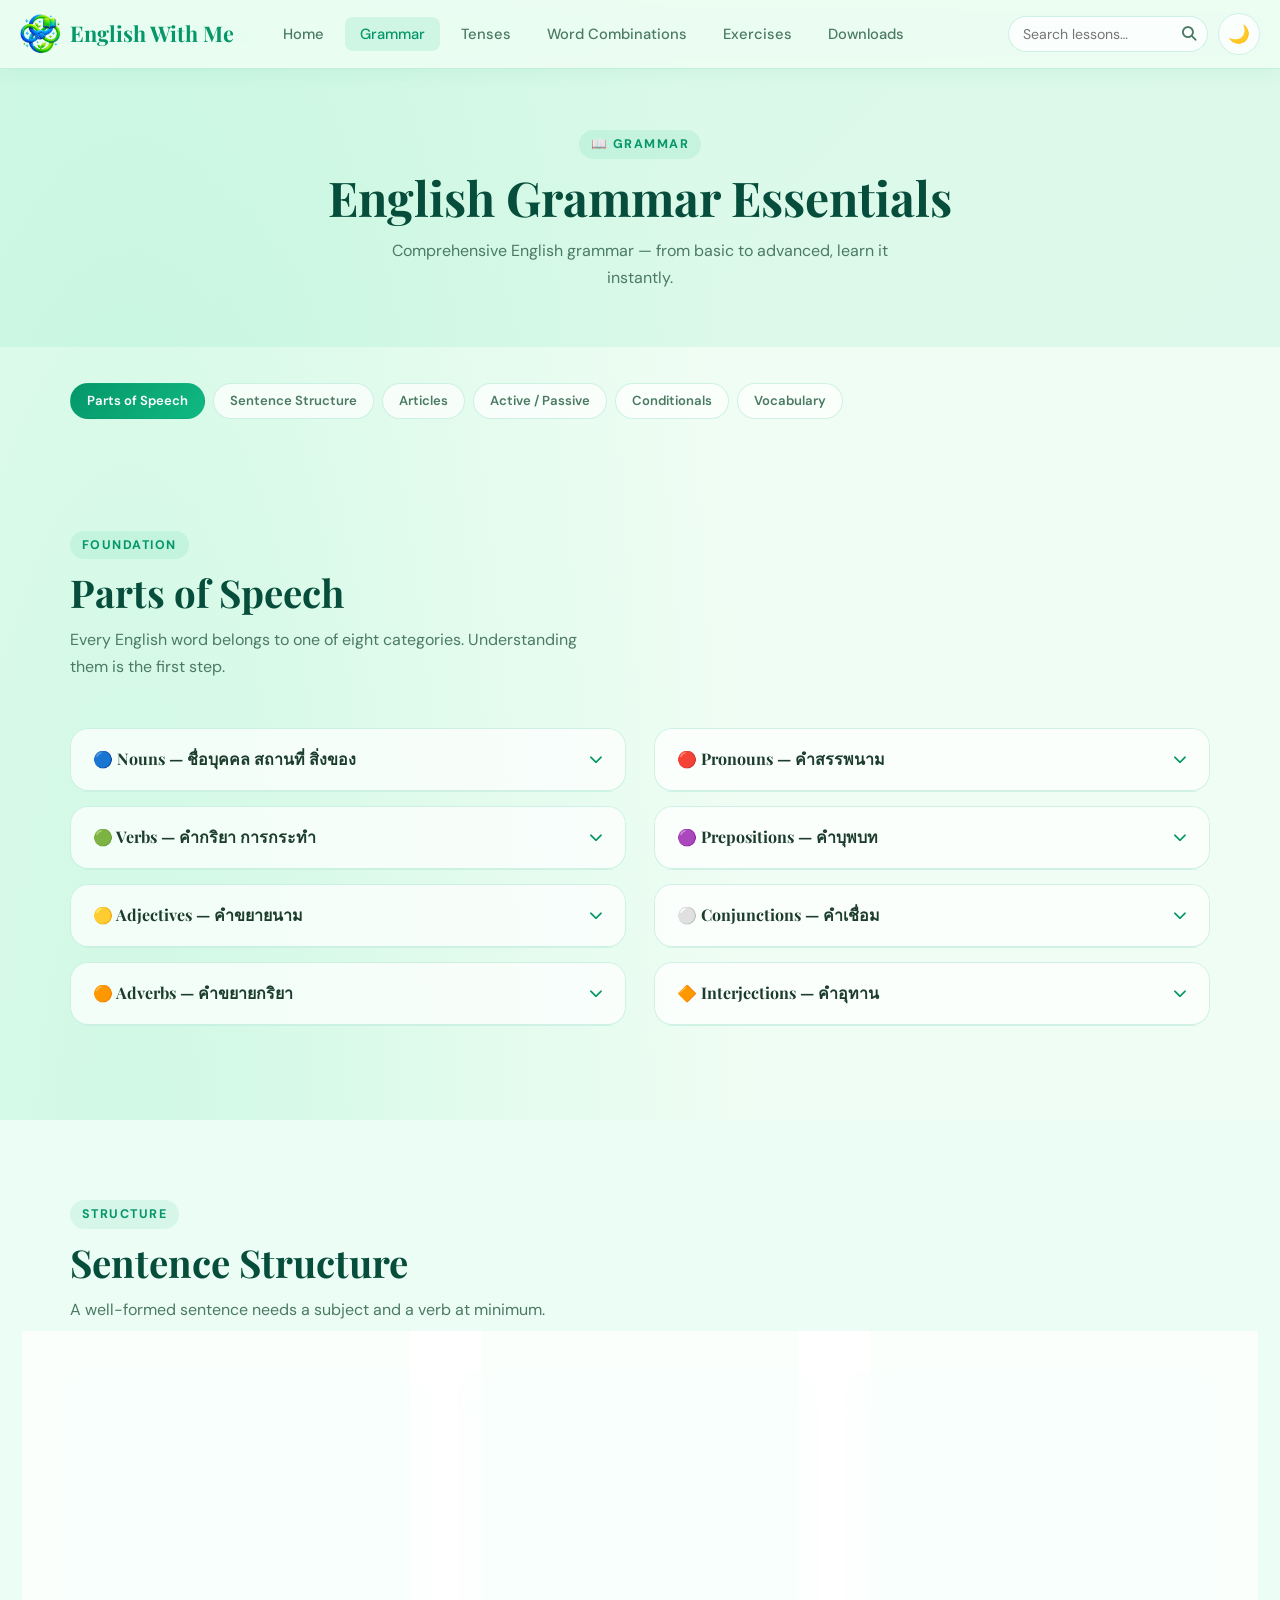
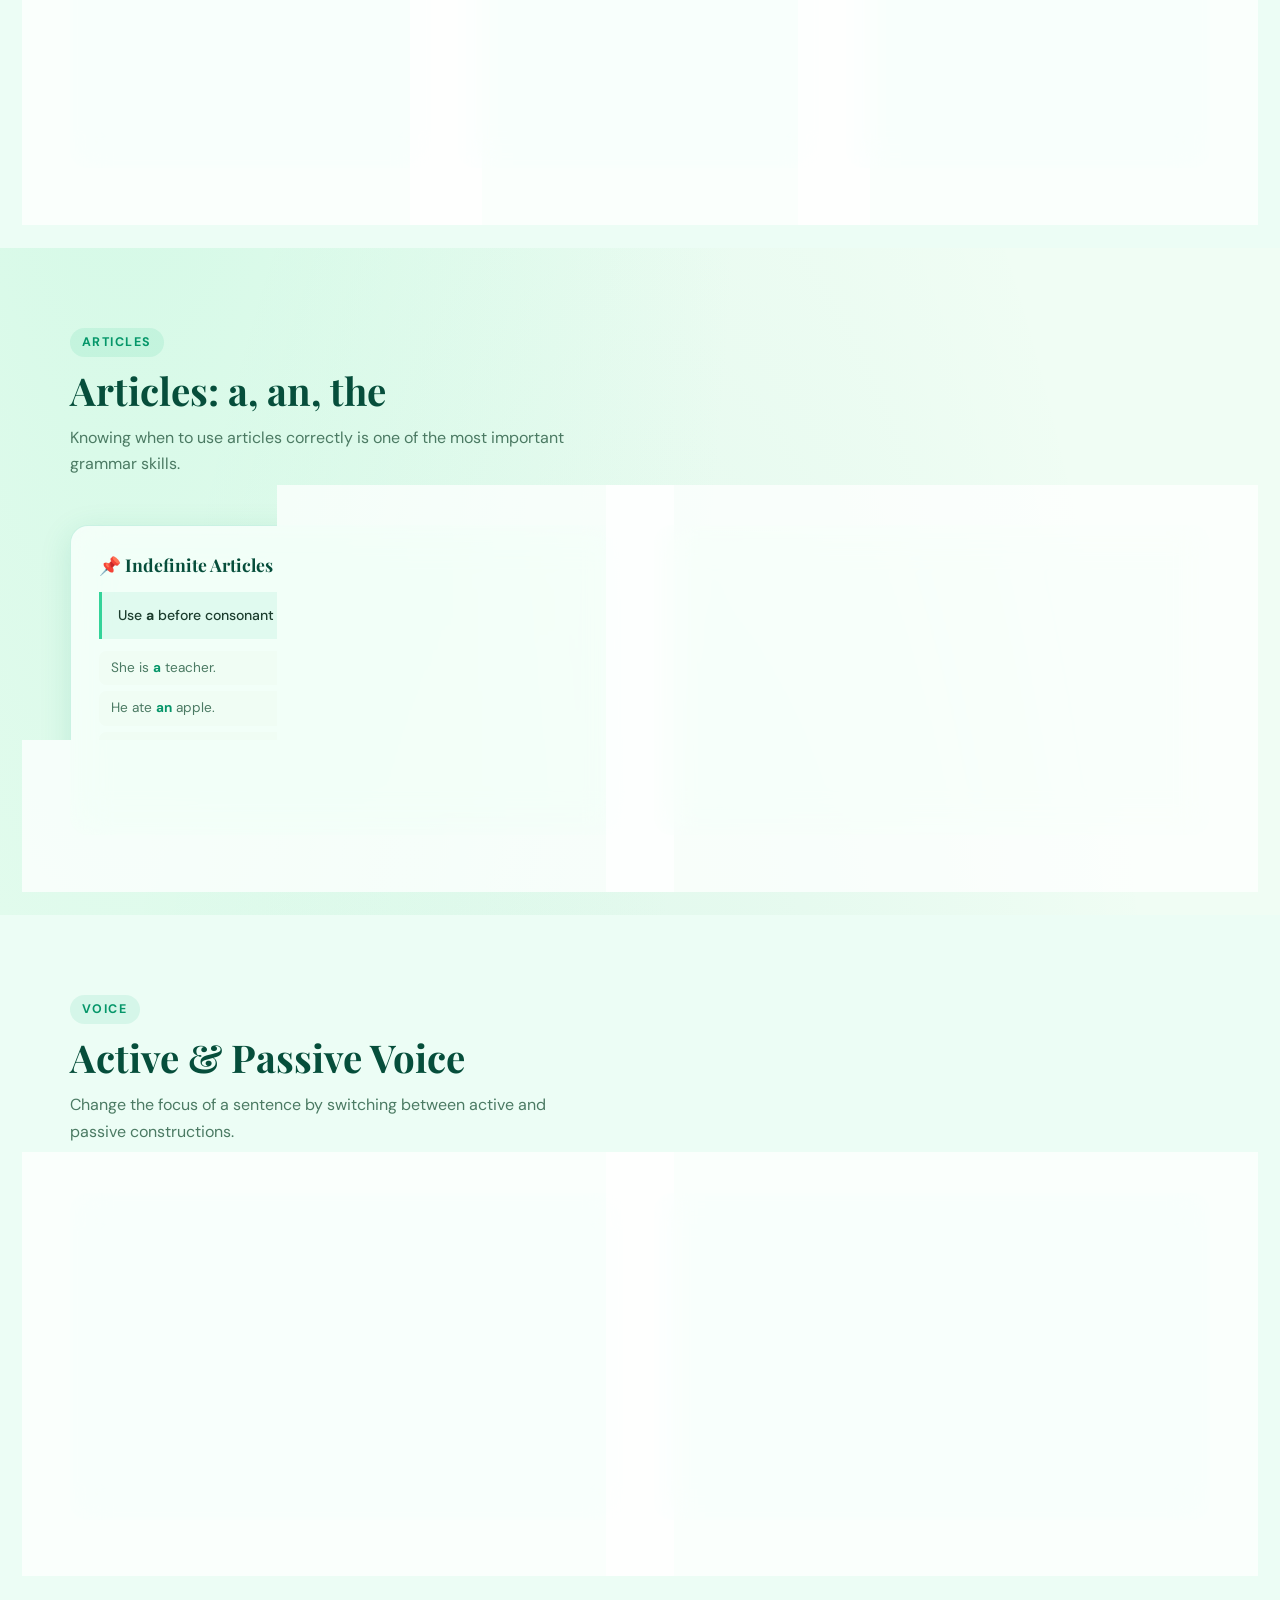
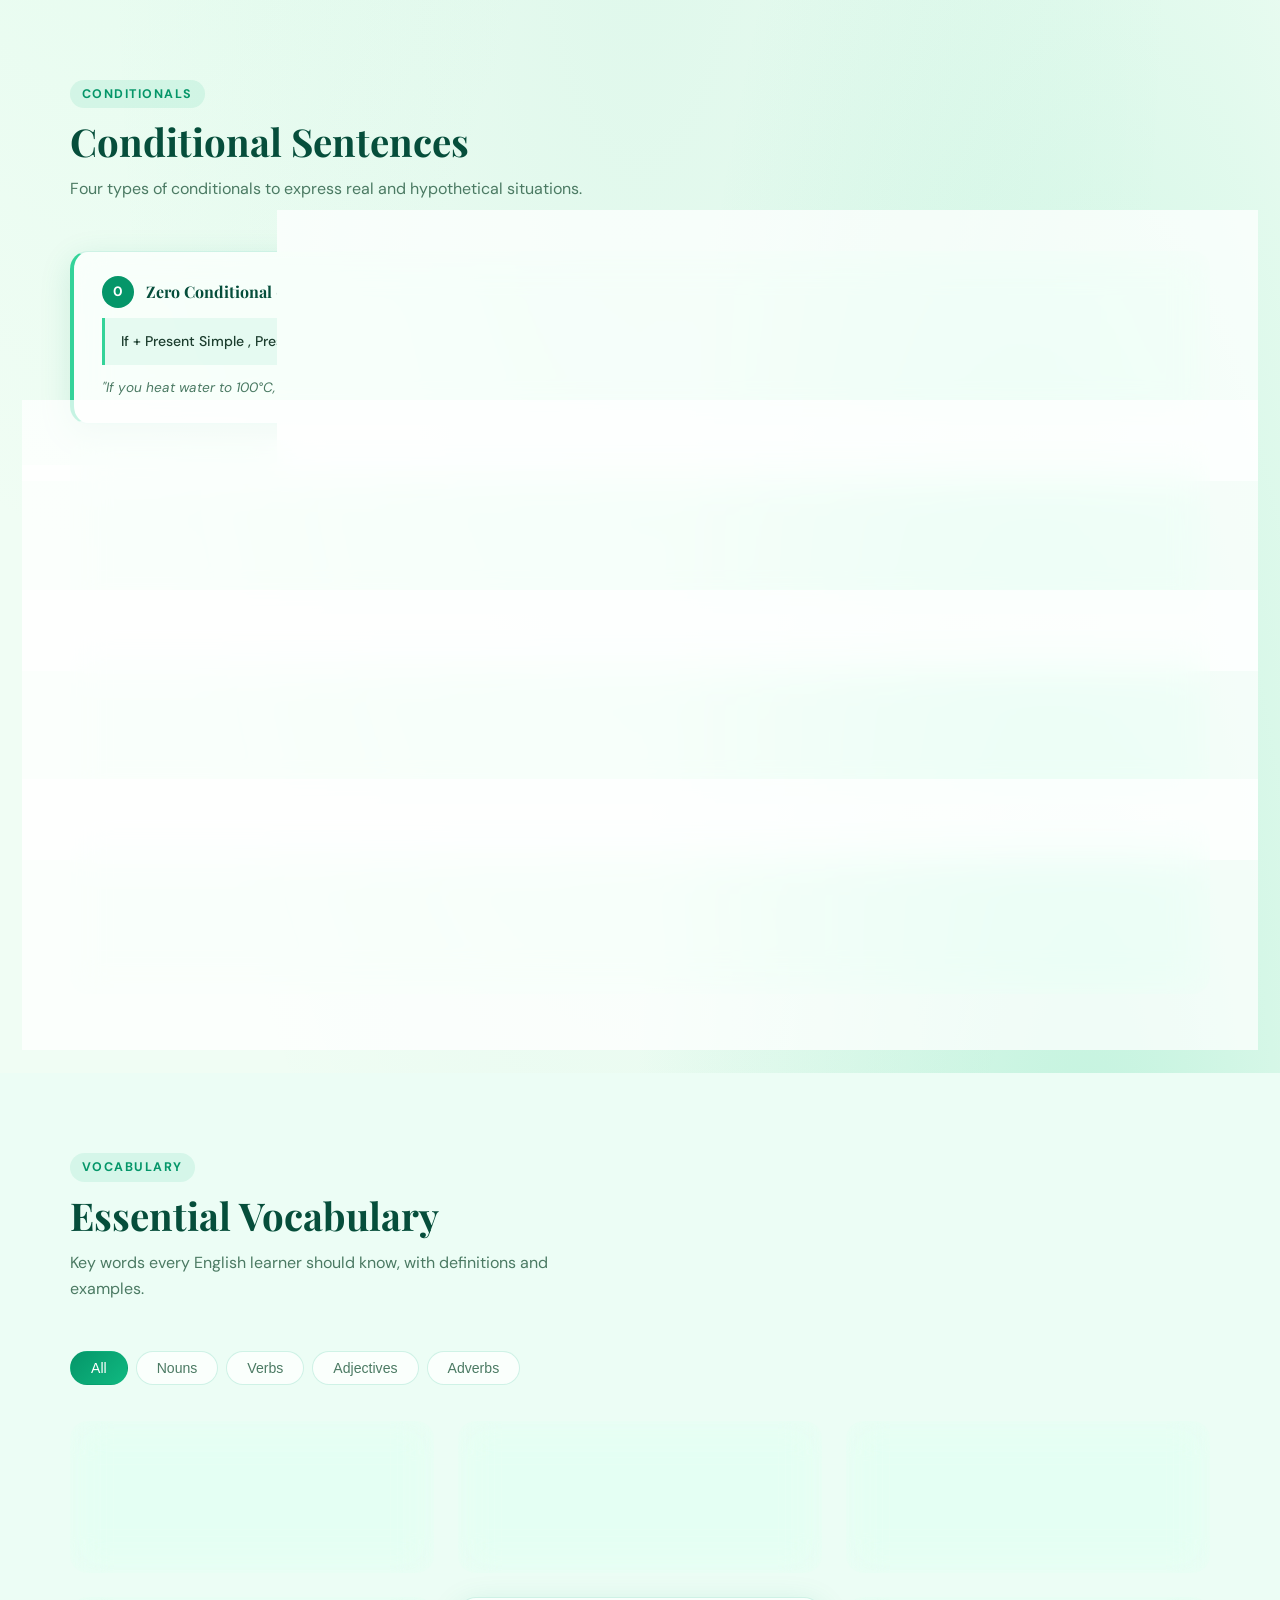
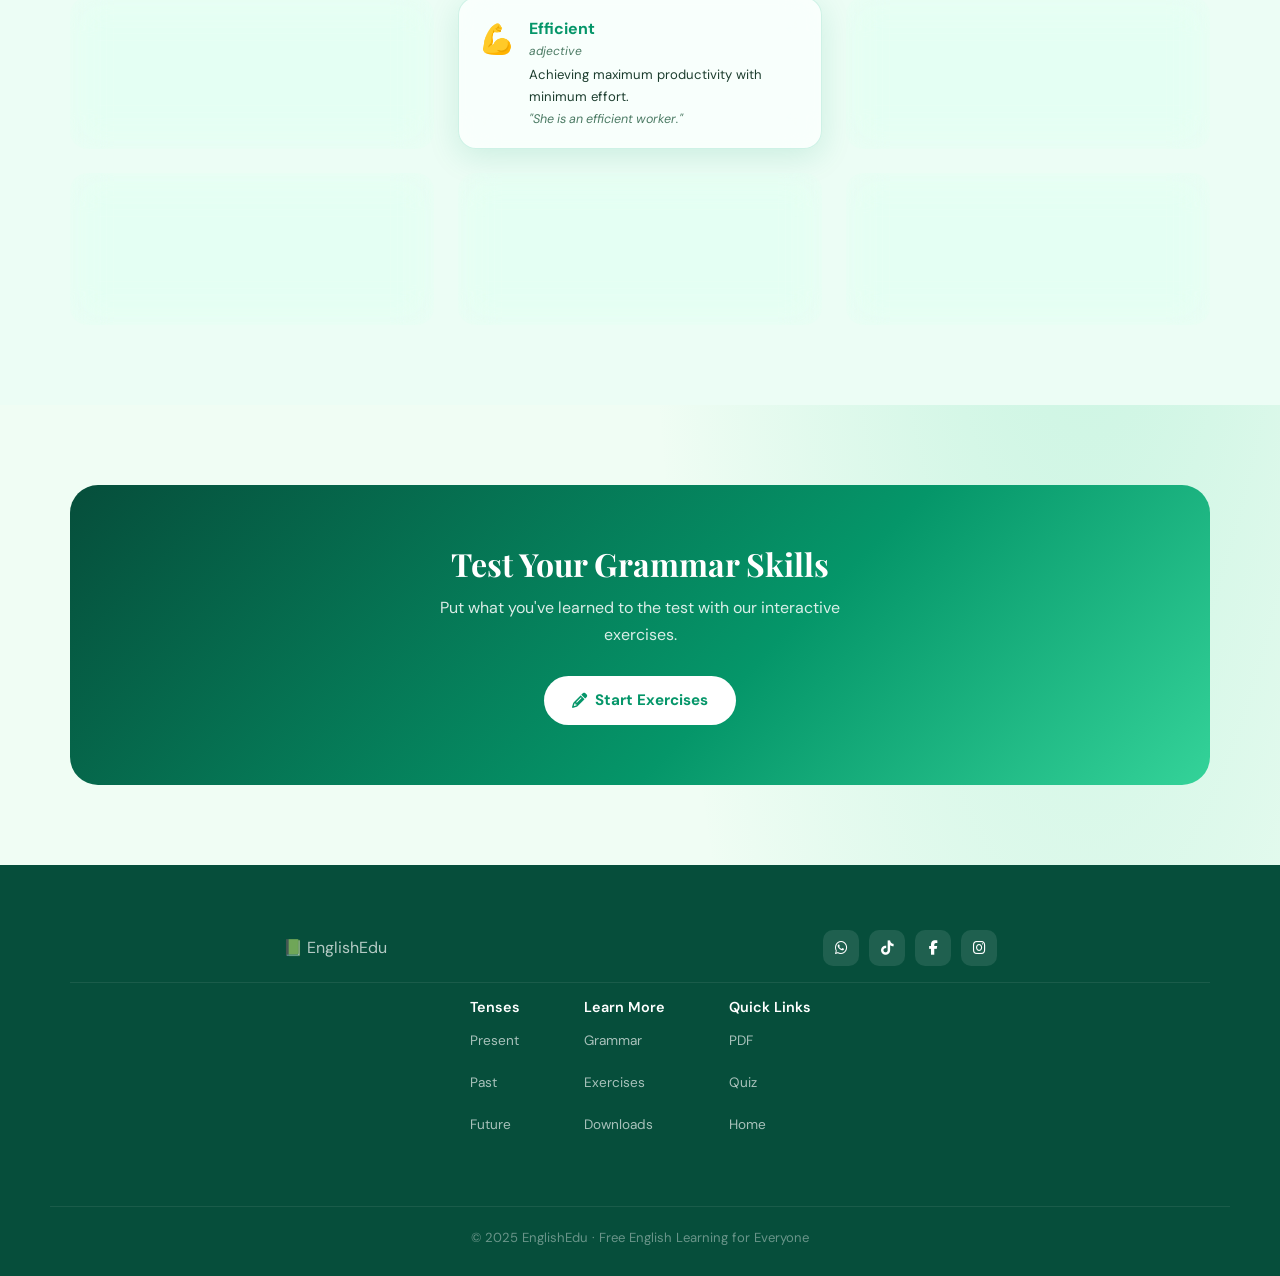
<file: grammar.html>
<!doctype html>
<html lang="en">
  <head>
    <meta charset="UTF-8" />
    <meta name="viewport" content="width=device-width, initial-scale=1.0" />
    <title>English With Me</title>
    <link rel="icon" type="image/x-icon" href="image/e-logo.png" />
    <link rel="stylesheet" href="css/grammar.css" />
    <link
      rel="stylesheet"
      href="https://cdnjs.cloudflare.com/ajax/libs/font-awesome/6.5.0/css/all.min.css"
    />
  </head>
  <body class="mesh-bg">
    <!-- NAVBAR -->
    <nav class="navbar">
      <div class="navbar-inner">
        <a href="index.html" class="nav-logo">
          <div class="logo-icon"><img src="image/e-logo.png" alt="" /></div>
          English With Me
        </a>
        <ul class="nav-links">
          <li><a href="index.html">Home</a></li>
          <li><a href="grammar.html">Grammar</a></li>
          <li><a href="tenses.html">Tenses</a></li>
          <li><a href="word-combi.html">Word Combinations</a></li>
          <li><a href="exercises.html">Exercises</a></li>
          <li><a href="downloads.html">Downloads</a></li>
        </ul>
        <div class="nav-right">
          <div class="search-wrap">
            <input
              type="text"
              id="search-input"
              placeholder="Search lessons…"
              onkeydown="if (event.key === 'Enter') doSearch();"
            />
            <i
              class="fa fa-search search-icon"
              onclick="doSearch()"
              style="pointer-events: auto; cursor: pointer"
            ></i>
          </div>
          <button
            class="dark-toggle"
            onclick="toggleDark()"
            title="Toggle dark mode"
          >
            🌙
          </button>
          <button class="hamburger" onclick="toggleMenu()" aria-label="Menu">
            <span></span><span></span><span></span>
          </button>
        </div>
      </div>
      <div class="mobile-menu" id="mobile-menu">
        <a href="index.html">🏠 Home</a>
        <a href="grammar.html">📖 Grammar</a>
        <a href="tenses.html">⏱ Tenses</a>
        <a href="word-combi.html">🧩 Word Combinations</a>
        <a href="exercises.html">✏️ Exercises</a>
        <a href="downloads.html">📥 Downloads</a>
      </div>
    </nav>

    <!-- PAGE HERO -->
    <div class="page-hero mesh-bg">
      <div class="container">
        <span class="section-label">📖 Grammar</span>
        <h1>English Grammar Essentials</h1>
        <p>Comprehensive English grammar — from basic to advanced, learn it instantly.</p>
      </div>
    </div>

    <!-- TOPIC CHIPS NAV -->
    <section style="padding: 36px 0 0">
      <div class="container">
        <div class="topic-chips reveal">
          <span class="chip active" onclick="scrollToSection('#parts', this)"
            >Parts of Speech</span
          >
          <span class="chip" onclick="scrollToSection('#sentence', this)"
            >Sentence Structure</span
          >
          <span class="chip" onclick="scrollToSection('#articles', this)"
            >Articles</span
          >
          <span class="chip" onclick="scrollToSection('#active-passive', this)"
            >Active / Passive</span
          >
          <span class="chip" onclick="scrollToSection('#conditionals', this)"
            >Conditionals</span
          >
          <span class="chip" onclick="scrollToSection('#vocab', this)"
            >Vocabulary</span
          >
        </div>
      </div>
    </section>

    <!-- ═══ PARTS OF SPEECH ═══ -->
    <section id="parts">
      <div class="container">
        <div class="section-head reveal">
          <span class="section-label">Foundation</span>
          <h2 class="section-title">Parts of Speech</h2>
          <p class="section-sub">
            Every English word belongs to one of eight categories. Understanding
            them is the first step.
          </p>
        </div>
        <div class="two-col">
          <div>
            <div class="accordion-item reveal">
              <button class="accordion-header" onclick="toggleAcc(this)">
                <span>🔵 Nouns — ชื่อบุคคล สถานที่ สิ่งของ</span>
                <i class="fa fa-chevron-down accordion-chevron"></i>
              </button>
              <div class="accordion-body">
                <div class="accordion-body-inner">
                  <div class="rule-box">
                    A noun names a person, place, thing, or idea.
                  </div>
                  <p
                    style="
                      font-size: 0.85rem;
                      color: var(--clr-muted);
                      margin-bottom: 10px;
                    "
                  >
                    Types: Proper, Common, Abstract, Collective, Countable,
                    Uncountable
                  </p>
                  <ul class="example-list">
                    <li>
                      <strong>Bangkok</strong> is a beautiful city. (proper)
                    </li>
                    <li>She has a <strong>dog</strong>. (common)</li>
                    <li><strong>Freedom</strong> is priceless. (abstract)</li>
                    <li>
                      A <strong>flock</strong> of birds flew past. (collective)
                    </li>
                  </ul>
                </div>
              </div>
            </div>
            <div class="accordion-item reveal reveal-delay-1">
              <button class="accordion-header" onclick="toggleAcc(this)">
                <span>🟢 Verbs — คำกริยา การกระทำ</span>
                <i class="fa fa-chevron-down accordion-chevron"></i>
              </button>
              <div class="accordion-body">
                <div class="accordion-body-inner">
                  <div class="rule-box">
                    A verb expresses an action, occurrence, or state of being.
                  </div>
                  <p
                    style="
                      font-size: 0.85rem;
                      color: var(--clr-muted);
                      margin-bottom: 10px;
                    "
                  >
                    Types: Action, Linking, Auxiliary, Modal
                  </p>
                  <ul class="example-list">
                    <li>She <strong>runs</strong> every morning. (action)</li>
                    <li>He <strong>is</strong> a teacher. (linking)</li>
                    <li>They <strong>have</strong> finished. (auxiliary)</li>
                    <li>You <strong>should</strong> study hard. (modal)</li>
                  </ul>
                </div>
              </div>
            </div>
            <div class="accordion-item reveal reveal-delay-2">
              <button class="accordion-header" onclick="toggleAcc(this)">
                <span>🟡 Adjectives — คำขยายนาม</span>
                <i class="fa fa-chevron-down accordion-chevron"></i>
              </button>
              <div class="accordion-body">
                <div class="accordion-body-inner">
                  <div class="rule-box">
                    Adjectives describe or modify nouns and pronouns.
                  </div>
                  <ul class="example-list">
                    <li>She wore a <strong>beautiful</strong> dress.</li>
                    <li>The <strong>old</strong> man smiled.</li>
                    <li>It was a <strong>sunny</strong> day.</li>
                  </ul>
                  <p
                    style="
                      font-size: 0.82rem;
                      color: var(--clr-muted);
                      margin-top: 10px;
                    "
                  >
                    Order: opinion → size → age → shape → colour → origin →
                    material → purpose + noun
                  </p>
                </div>
              </div>
            </div>
            <div class="accordion-item reveal reveal-delay-3">
              <button class="accordion-header" onclick="toggleAcc(this)">
                <span>🟠 Adverbs — คำขยายกริยา</span>
                <i class="fa fa-chevron-down accordion-chevron"></i>
              </button>
              <div class="accordion-body">
                <div class="accordion-body-inner">
                  <div class="rule-box">
                    Adverbs modify verbs, adjectives, or other adverbs. Many end
                    in -ly.
                  </div>
                  <ul class="example-list">
                    <li>She sings <strong>beautifully</strong>. (how)</li>
                    <li>He arrived <strong>early</strong>. (when)</li>
                    <li>They sat <strong>nearby</strong>. (where)</li>
                    <li>It is <strong>very</strong> hot today. (degree)</li>
                  </ul>
                </div>
              </div>
            </div>
          </div>
          <div>
            <div class="accordion-item reveal">
              <button class="accordion-header" onclick="toggleAcc(this)">
                <span>🔴 Pronouns — คำสรรพนาม</span>
                <i class="fa fa-chevron-down accordion-chevron"></i>
              </button>
              <div class="accordion-body">
                <div class="accordion-body-inner">
                  <div class="rule-box">
                    Pronouns replace nouns to avoid repetition.
                  </div>
                  <div
                    style="
                      display: grid;
                      grid-template-columns: 1fr 1fr;
                      gap: 8px;
                      font-size: 0.82rem;
                      margin-top: 8px;
                    "
                  >
                    <div
                      style="
                        padding: 8px;
                        background: var(--clr-bg);
                        border-radius: 7px;
                      "
                    >
                      <strong>Subject:</strong><br />I, you, he, she, it, we,
                      they
                    </div>
                    <div
                      style="
                        padding: 8px;
                        background: var(--clr-bg);
                        border-radius: 7px;
                      "
                    >
                      <strong>Object:</strong><br />me, you, him, her, it, us,
                      them
                    </div>
                    <div
                      style="
                        padding: 8px;
                        background: var(--clr-bg);
                        border-radius: 7px;
                      "
                    >
                      <strong>Possessive:</strong><br />my, your, his, her, our,
                      their
                    </div>
                    <div
                      style="
                        padding: 8px;
                        background: var(--clr-bg);
                        border-radius: 7px;
                      "
                    >
                      <strong>Reflexive:</strong><br />myself, yourself,
                      himself…
                    </div>
                  </div>
                </div>
              </div>
            </div>
            <div class="accordion-item reveal reveal-delay-1">
              <button class="accordion-header" onclick="toggleAcc(this)">
                <span>🟣 Prepositions — คำบุพบท</span>
                <i class="fa fa-chevron-down accordion-chevron"></i>
              </button>
              <div class="accordion-body">
                <div class="accordion-body-inner">
                  <div class="rule-box">
                    Prepositions show relationships between words in a sentence.
                  </div>
                  <ul class="example-list">
                    <li>The book is <strong>on</strong> the table. (place)</li>
                    <li>She arrived <strong>at</strong> 9 am. (time)</li>
                    <li>
                      He walked <strong>through</strong> the park. (movement)
                    </li>
                  </ul>
                </div>
              </div>
            </div>
            <div class="accordion-item reveal reveal-delay-2">
              <button class="accordion-header" onclick="toggleAcc(this)">
                <span>⚪ Conjunctions — คำเชื่อม</span>
                <i class="fa fa-chevron-down accordion-chevron"></i>
              </button>
              <div class="accordion-body">
                <div class="accordion-body-inner">
                  <div class="rule-box">
                    Conjunctions join words, phrases, or clauses.
                  </div>
                  <ul class="example-list">
                    <li>
                      I like tea <strong>and</strong> coffee. (coordinating)
                    </li>
                    <li>
                      <strong>Although</strong> it rained, we went out.
                      (subordinating)
                    </li>
                    <li>
                      I was tired; <strong>however</strong>, I kept going.
                      (correlative)
                    </li>
                  </ul>
                </div>
              </div>
            </div>
            <div class="accordion-item reveal reveal-delay-3">
              <button class="accordion-header" onclick="toggleAcc(this)">
                <span>🔶 Interjections — คำอุทาน</span>
                <i class="fa fa-chevron-down accordion-chevron"></i>
              </button>
              <div class="accordion-body">
                <div class="accordion-body-inner">
                  <div class="rule-box">
                    Interjections express emotion and are often followed by an
                    exclamation mark.
                  </div>
                  <ul class="example-list">
                    <li><strong>Wow!</strong> That's amazing!</li>
                    <li><strong>Ouch!</strong> That hurt.</li>
                    <li><strong>Hmm,</strong> let me think about it.</li>
                  </ul>
                </div>
              </div>
            </div>
          </div>
        </div>
      </div>
    </section>

    <!-- ═══ SENTENCE STRUCTURE ═══ -->
    <section id="sentence" style="background: var(--clr-bg2)">
      <div class="container">
        <div class="section-head reveal">
          <span class="section-label">Structure</span>
          <h2 class="section-title">Sentence Structure</h2>
          <p class="section-sub">
            A well-formed sentence needs a subject and a verb at minimum.
          </p>
        </div>
        <div class="cards-grid">
          <div class="lesson-card glass reveal">
            <div
              class="card-top"
              style="
                background: linear-gradient(135deg, #a7f3d0, #6ee7b7);
                font-size: 2rem;
              "
            >
              S + V
            </div>
            <div class="card-body">
              <span class="card-badge">Type 1</span>
              <h3>Simple Sentence</h3>
              <p>One independent clause with a subject and verb.</p>
              <div class="rule-box" style="margin-top: 8px">
                Subject + Verb (+ Object)
              </div>
              <p style="font-size: 0.82rem; color: var(--clr-muted)">
                <em>"She reads." / "Tom loves pizza."</em>
              </p>
            </div>
          </div>
          <div class="lesson-card glass reveal reveal-delay-1">
            <div
              class="card-top"
              style="
                background: linear-gradient(135deg, #bbf7d0, #4ade80);
                font-size: 1.6rem;
              "
            >
              S+V , S+V
            </div>
            <div class="card-body">
              <span class="card-badge">Type 2</span>
              <h3>Compound Sentence</h3>
              <p>
                Two independent clauses joined by a coordinating conjunction.
              </p>
              <div class="rule-box" style="margin-top: 8px">
                Clause + and/but/so/or + Clause
              </div>
              <p style="font-size: 0.82rem; color: var(--clr-muted)">
                <em>"I was tired, but I kept going."</em>
              </p>
            </div>
          </div>
          <div class="lesson-card glass reveal reveal-delay-2">
            <div
              class="card-top"
              style="
                background: linear-gradient(135deg, #d1fae5, #34d399);
                font-size: 1.4rem;
              "
            >
              Sub + Main
            </div>
            <div class="card-body">
              <span class="card-badge">Type 3</span>
              <h3>Complex Sentence</h3>
              <p>
                One independent + one dependent clause with a subordinating
                conjunction.
              </p>
              <div class="rule-box" style="margin-top: 8px">
                Because / Although / When + clause
              </div>
              <p style="font-size: 0.82rem; color: var(--clr-muted)">
                <em>"Although it rained, we went out."</em>
              </p>
            </div>
          </div>
        </div>
      </div>
    </section>

    <!-- ═══ ARTICLES ═══ -->
    <section id="articles">
      <div class="container">
        <div class="section-head reveal">
          <span class="section-label">Articles</span>
          <h2 class="section-title">Articles: a, an, the</h2>
          <p class="section-sub">
            Knowing when to use articles correctly is one of the most important
            grammar skills.
          </p>
        </div>
        <div class="two-col">
          <div
            class="glass reveal"
            style="padding: 28px; border-radius: var(--radius-md)"
          >
            <h3 style="margin-bottom: 16px; font-size: 1.1rem">
              📌 Indefinite Articles — a / an
            </h3>
            <div class="rule-box">
              Use <strong>a</strong> before consonant sounds,
              <strong>an</strong> before vowel sounds.
            </div>
            <ul class="example-list">
              <li>She is <strong>a</strong> teacher.</li>
              <li>He ate <strong>an</strong> apple.</li>
              <li>
                It was <strong>a</strong> <strong>unique</strong> idea. (unique
                = /juːnɪk/ consonant sound)
              </li>
              <li>
                Wait <strong>an</strong> hour. (hour = /aʊər/ vowel sound)
              </li>
            </ul>
          </div>
          <div
            class="glass reveal reveal-delay-1"
            style="padding: 28px; border-radius: var(--radius-md)"
          >
            <h3 style="margin-bottom: 16px; font-size: 1.1rem">
              📌 Definite Article — the
            </h3>
            <div class="rule-box">
              Use <strong>the</strong> when the noun is specific or already
              known to the listener.
            </div>
            <ul class="example-list">
              <li>Close <strong>the</strong> door. (specific door)</li>
              <li><strong>The</strong> sun rises in the east. (unique)</li>
              <li>
                I saw a dog. <strong>The</strong> dog was huge. (mentioned
                before)
              </li>
              <li>She plays <strong>the</strong> piano. (instruments)</li>
            </ul>
          </div>
        </div>
      </div>
    </section>

    <!-- ═══ ACTIVE / PASSIVE ═══ -->
    <section id="active-passive" style="background: var(--clr-bg2)">
      <div class="container">
        <div class="section-head reveal">
          <span class="section-label">Voice</span>
          <h2 class="section-title">Active &amp; Passive Voice</h2>
          <p class="section-sub">
            Change the focus of a sentence by switching between active and
            passive constructions.
          </p>
        </div>
        <div class="two-col">
          <div
            class="glass reveal"
            style="
              padding: 28px;
              border-radius: var(--radius-md);
              border-top: 4px solid var(--clr-primary);
            "
          >
            <h3 style="margin-bottom: 12px">✅ Active Voice</h3>
            <div class="rule-box">Subject + Verb + Object</div>
            <p
              style="
                font-size: 0.85rem;
                color: var(--clr-muted);
                margin-bottom: 12px;
              "
            >
              The subject performs the action. Direct, clear, and concise.
            </p>
            <ul class="example-list">
              <li><strong>Tom</strong> wrote the letter.</li>
              <li><strong>She</strong> is eating lunch.</li>
              <li><strong>The chef</strong> cooked the meal.</li>
            </ul>
          </div>
          <div
            class="glass reveal reveal-delay-1"
            style="
              padding: 28px;
              border-radius: var(--radius-md);
              border-top: 4px solid var(--clr-accent);
            "
          >
            <h3 style="margin-bottom: 12px">🔄 Passive Voice</h3>
            <div class="rule-box">
              Object + be + Past Participle + (by + Subject)
            </div>
            <p
              style="
                font-size: 0.85rem;
                color: var(--clr-muted);
                margin-bottom: 12px;
              "
            >
              The subject receives the action. Used when the doer is unknown or
              unimportant.
            </p>
            <ul class="example-list">
              <li>The letter <strong>was written</strong> by Tom.</li>
              <li>Lunch <strong>is being eaten</strong>.</li>
              <li>The meal <strong>was cooked</strong> by the chef.</li>
            </ul>
          </div>
        </div>
      </div>
    </section>

    <!-- ═══ CONDITIONALS ═══ -->
    <section id="conditionals">
      <div class="container">
        <div class="section-head reveal">
          <span class="section-label">Conditionals</span>
          <h2 class="section-title">Conditional Sentences</h2>
          <p class="section-sub">
            Four types of conditionals to express real and hypothetical
            situations.
          </p>
        </div>
        <div style="display: flex; flex-direction: column; gap: 16px">
          <div
            class="glass reveal"
            style="
              padding: 24px 28px;
              border-radius: var(--radius-md);
              border-left: 4px solid #34d399;
            "
          >
            <div
              style="
                display: flex;
                align-items: center;
                gap: 12px;
                margin-bottom: 10px;
              "
            >
              <span
                style="
                  background: var(--clr-primary);
                  color: #fff;
                  width: 32px;
                  height: 32px;
                  border-radius: 50%;
                  display: flex;
                  align-items: center;
                  justify-content: center;
                  font-weight: 700;
                  font-size: 0.85rem;
                  flex-shrink: 0;
                "
                >0</span
              >
              <h4 style="font-size: 1rem">Zero Conditional — General Truths</h4>
            </div>
            <div class="rule-box">If + Present Simple , Present Simple</div>
            <p style="font-size: 0.85rem; color: var(--clr-muted)">
              <em>"If you heat water to 100°C, it boils."</em>
            </p>
          </div>
          <div
            class="glass reveal reveal-delay-1"
            style="
              padding: 24px 28px;
              border-radius: var(--radius-md);
              border-left: 4px solid #6ee7b7;
            "
          >
            <div
              style="
                display: flex;
                align-items: center;
                gap: 12px;
                margin-bottom: 10px;
              "
            >
              <span
                style="
                  background: var(--clr-primary);
                  color: #fff;
                  width: 32px;
                  height: 32px;
                  border-radius: 50%;
                  display: flex;
                  align-items: center;
                  justify-content: center;
                  font-weight: 700;
                  font-size: 0.85rem;
                  flex-shrink: 0;
                "
                >1</span
              >
              <h4 style="font-size: 1rem">
                First Conditional — Real &amp; Possible
              </h4>
            </div>
            <div class="rule-box">If + Present Simple , will + Base Verb</div>
            <p style="font-size: 0.85rem; color: var(--clr-muted)">
              <em>"If it rains, I will stay home."</em>
            </p>
          </div>
          <div
            class="glass reveal reveal-delay-2"
            style="
              padding: 24px 28px;
              border-radius: var(--radius-md);
              border-left: 4px solid #a7f3d0;
            "
          >
            <div
              style="
                display: flex;
                align-items: center;
                gap: 12px;
                margin-bottom: 10px;
              "
            >
              <span
                style="
                  background: var(--clr-primary);
                  color: #fff;
                  width: 32px;
                  height: 32px;
                  border-radius: 50%;
                  display: flex;
                  align-items: center;
                  justify-content: center;
                  font-weight: 700;
                  font-size: 0.85rem;
                  flex-shrink: 0;
                "
                >2</span
              >
              <h4 style="font-size: 1rem">
                Second Conditional — Unreal / Unlikely
              </h4>
            </div>
            <div class="rule-box">If + Past Simple , would + Base Verb</div>
            <p style="font-size: 0.85rem; color: var(--clr-muted)">
              <em>"If I were rich, I would travel the world."</em>
            </p>
          </div>
          <div
            class="glass reveal reveal-delay-3"
            style="
              padding: 24px 28px;
              border-radius: var(--radius-md);
              border-left: 4px solid #d1fae5;
            "
          >
            <div
              style="
                display: flex;
                align-items: center;
                gap: 12px;
                margin-bottom: 10px;
              "
            >
              <span
                style="
                  background: var(--clr-primary);
                  color: #fff;
                  width: 32px;
                  height: 32px;
                  border-radius: 50%;
                  display: flex;
                  align-items: center;
                  justify-content: center;
                  font-weight: 700;
                  font-size: 0.85rem;
                  flex-shrink: 0;
                "
                >3</span
              >
              <h4 style="font-size: 1rem">
                Third Conditional — Impossible / Past Regret
              </h4>
            </div>
            <div class="rule-box">
              If + Past Perfect , would have + Past Participle
            </div>
            <p style="font-size: 0.85rem; color: var(--clr-muted)">
              <em>"If I had studied harder, I would have passed."</em>
            </p>
          </div>
        </div>
      </div>
    </section>

    <!-- ═══ VOCABULARY ═══ -->
    <section id="vocab" style="background: var(--clr-bg2)">
      <div class="container">
        <div class="section-head reveal">
          <span class="section-label">Vocabulary</span>
          <h2 class="section-title">Essential Vocabulary</h2>
          <p class="section-sub">
            Key words every English learner should know, with definitions and
            examples.
          </p>
        </div>
        <div class="filter-tabs" data-target=".vocab-card">
          <button class="tab-btn active" data-filter="all">All</button>
          <button class="tab-btn" data-filter="noun">Nouns</button>
          <button class="tab-btn" data-filter="verb">Verbs</button>
          <button class="tab-btn" data-filter="adj">Adjectives</button>
          <button class="tab-btn" data-filter="adv">Adverbs</button>
        </div>
        <div class="cards-grid">
          <div class="vocab-card glass reveal" data-cat="verb">
            <div class="vocab-icon">🏃</div>
            <div>
              <div class="vocab-word">Achieve</div>
              <div class="vocab-type">verb</div>
              <div class="vocab-def">
                To successfully reach a goal or result.
              </div>
              <div class="vocab-ex">"She achieved excellent grades."</div>
            </div>
          </div>
          <div class="vocab-card glass reveal reveal-delay-1" data-cat="adj">
            <div class="vocab-icon">✨</div>
            <div>
              <div class="vocab-word">Brilliant</div>
              <div class="vocab-type">adjective</div>
              <div class="vocab-def">Exceptionally clever or talented.</div>
              <div class="vocab-ex">"He is a brilliant student."</div>
            </div>
          </div>
          <div class="vocab-card glass reveal reveal-delay-2" data-cat="noun">
            <div class="vocab-icon">🌟</div>
            <div>
              <div class="vocab-word">Courage</div>
              <div class="vocab-type">noun</div>
              <div class="vocab-def">
                The ability to do something that frightens one.
              </div>
              <div class="vocab-ex">"It takes courage to speak in public."</div>
            </div>
          </div>
          <div class="vocab-card glass reveal" data-cat="verb">
            <div class="vocab-icon">📚</div>
            <div>
              <div class="vocab-word">Discover</div>
              <div class="vocab-type">verb</div>
              <div class="vocab-def">To find something for the first time.</div>
              <div class="vocab-ex">"They discovered a new species."</div>
            </div>
          </div>
          <div class="vocab-card glass reveal reveal-delay-1" data-cat="adj">
            <div class="vocab-icon">💪</div>
            <div>
              <div class="vocab-word">Efficient</div>
              <div class="vocab-type">adjective</div>
              <div class="vocab-def">
                Achieving maximum productivity with minimum effort.
              </div>
              <div class="vocab-ex">"She is an efficient worker."</div>
            </div>
          </div>
          <div class="vocab-card glass reveal reveal-delay-2" data-cat="adv">
            <div class="vocab-icon">⚡</div>
            <div>
              <div class="vocab-word">Frequently</div>
              <div class="vocab-type">adverb</div>
              <div class="vocab-def">Often; at short intervals.</div>
              <div class="vocab-ex">"He frequently visits the library."</div>
            </div>
          </div>
          <div class="vocab-card glass reveal" data-cat="verb">
            <div class="vocab-icon">🌱</div>
            <div>
              <div class="vocab-word">Improve</div>
              <div class="vocab-type">verb</div>
              <div class="vocab-def">To make or become better.</div>
              <div class="vocab-ex">"Practice will improve your English."</div>
            </div>
          </div>
          <div class="vocab-card glass reveal reveal-delay-1" data-cat="adj">
            <div class="vocab-icon">🔑</div>
            <div>
              <div class="vocab-word">Significant</div>
              <div class="vocab-type">adjective</div>
              <div class="vocab-def">Important; of great consequence.</div>
              <div class="vocab-ex">"This is a significant discovery."</div>
            </div>
          </div>
          <div class="vocab-card glass reveal reveal-delay-2" data-cat="noun">
            <div class="vocab-icon">🎯</div>
            <div>
              <div class="vocab-word">Opportunity</div>
              <div class="vocab-type">noun</div>
              <div class="vocab-def">
                A set of circumstances that makes something possible.
              </div>
              <div class="vocab-ex">"Seize every opportunity to learn."</div>
            </div>
          </div>
        </div>
      </div>
    </section>

    <!-- CTA -->
    <section>
      <div class="container">
        <div class="cta-banner reveal">
          <h2>Test Your Grammar Skills</h2>
          <p>
            Put what you've learned to the test with our interactive exercises.
          </p>
          <a
            href="exercises.html"
            class="btn"
            style="
              background: #fff;
              color: var(--clr-primary);
              font-weight: 700;
            "
          >
            <i class="fa fa-pencil"></i> Start Exercises
          </a>
        </div>
      </div>
    </section>

    <!-- FOOTER -->
    <footer>
      <div
        class="footer-inner"
        style="
          display: flex;
          flex-direction: column;
          gap: 16px;
          padding: 5px 20px 12px;
        "
      >
        <div
          style="
            display: flex;
            align-items: center;
            justify-content: space-around;
            flex-wrap: wrap;
            gap: 10px;
          "
        >
          <div class="logo">📗 EnglishEdu</div>
          <div class="social-row" style="margin: 0">
            <a href="https://wa.me/8562067392585" class="social-btn"
              ><i class="fab fa-whatsapp"></i
            ></a>
            <a href="https://www.tiktok.com/@maxtiw70" class="social-btn"
              ><i class="fab fa-tiktok"></i
            ></a>
            <a
              href="https://www.facebook.com/sonxay.xayyasim"
              class="social-btn"
              ><i class="fab fa-facebook-f"></i
            ></a>
            <a
              href="https://www.instagram.com/sonxayxayyasim?igsh=aWJpd3B0N2lteXh1"
              class="social-btn"
              ><i class="fab fa-instagram"></i
            ></a>
          </div>
        </div>
        <hr
          style="border: none; border-top: 1px solid rgba(255, 255, 255, 0.08)"
        />
        <div
          style="
            display: flex;
            justify-content: center;
            gap: 64px;
            flex-wrap: wrap;
          "
        >
          <div>
            <h4 style="margin-bottom: 10px">Tenses</h4>
            <ul style="display: flex; flex-direction: column; gap: 8px">
              <li><a href="#present">Present</a></li>
              <li><a href="#past">Past</a></li>
              <li><a href="#future">Future</a></li>
            </ul>
          </div>
          <div>
            <h4 style="margin-bottom: 10px">Learn More</h4>
            <ul style="display: flex; flex-direction: column; gap: 8px">
              <li><a href="grammar.html">Grammar</a></li>
              <li><a href="exercises.html">Exercises</a></li>
              <li><a href="downloads.html">Downloads</a></li>
            </ul>
          </div>
          <div>
            <h4 style="margin-bottom: 10px">Quick Links</h4>
            <ul style="display: flex; flex-direction: column; gap: 8px">
              <li><a href="downloads.html">PDF</a></li>
              <li><a href="exercises.html">Quiz</a></li>
              <li><a href="index.html">Home</a></li>
            </ul>
          </div>
        </div>
      </div>
      <div class="footer-bottom">
        © 2025 EnglishEdu · Free English Learning for Everyone
      </div>
    </footer>
    <script src="js/tracker.js"></script>
    <script src="js/grammar.js"></script>
    <script src="js/search.js"></script>
  </body>
</html>
</file>
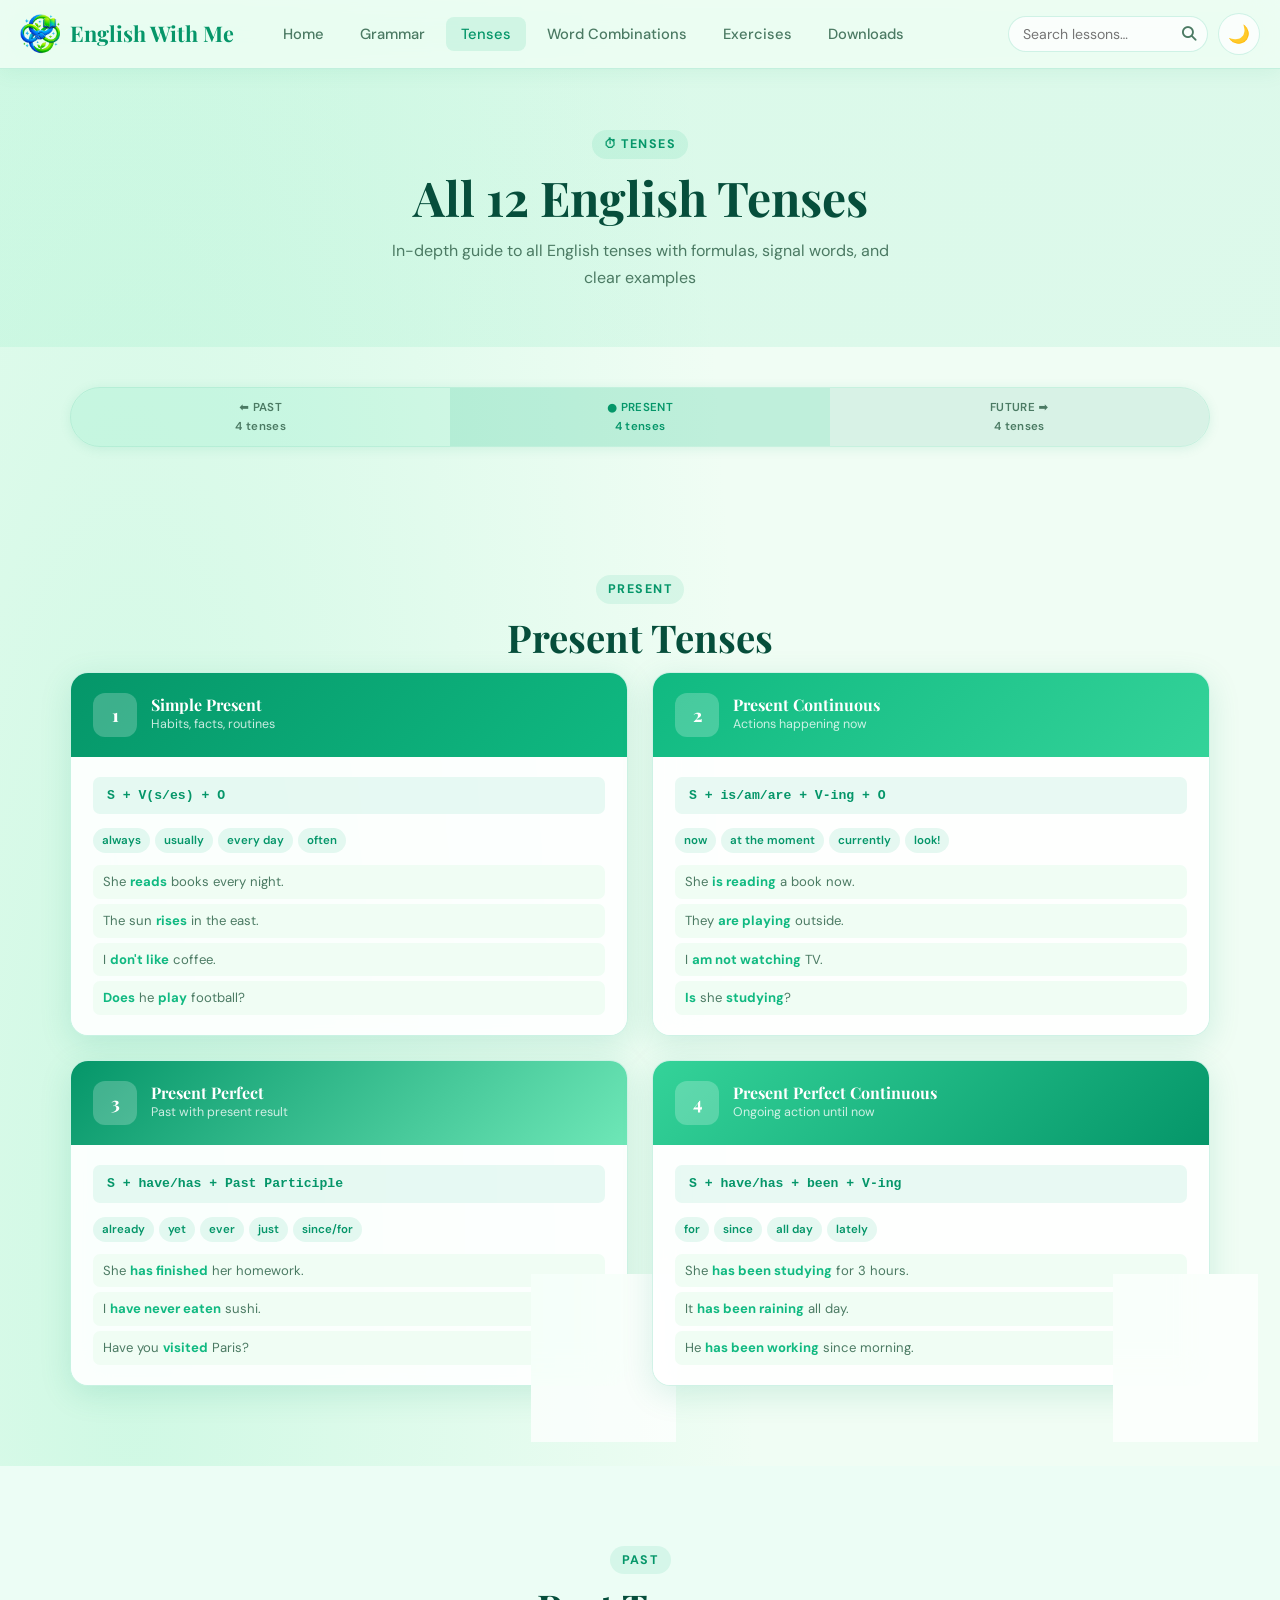
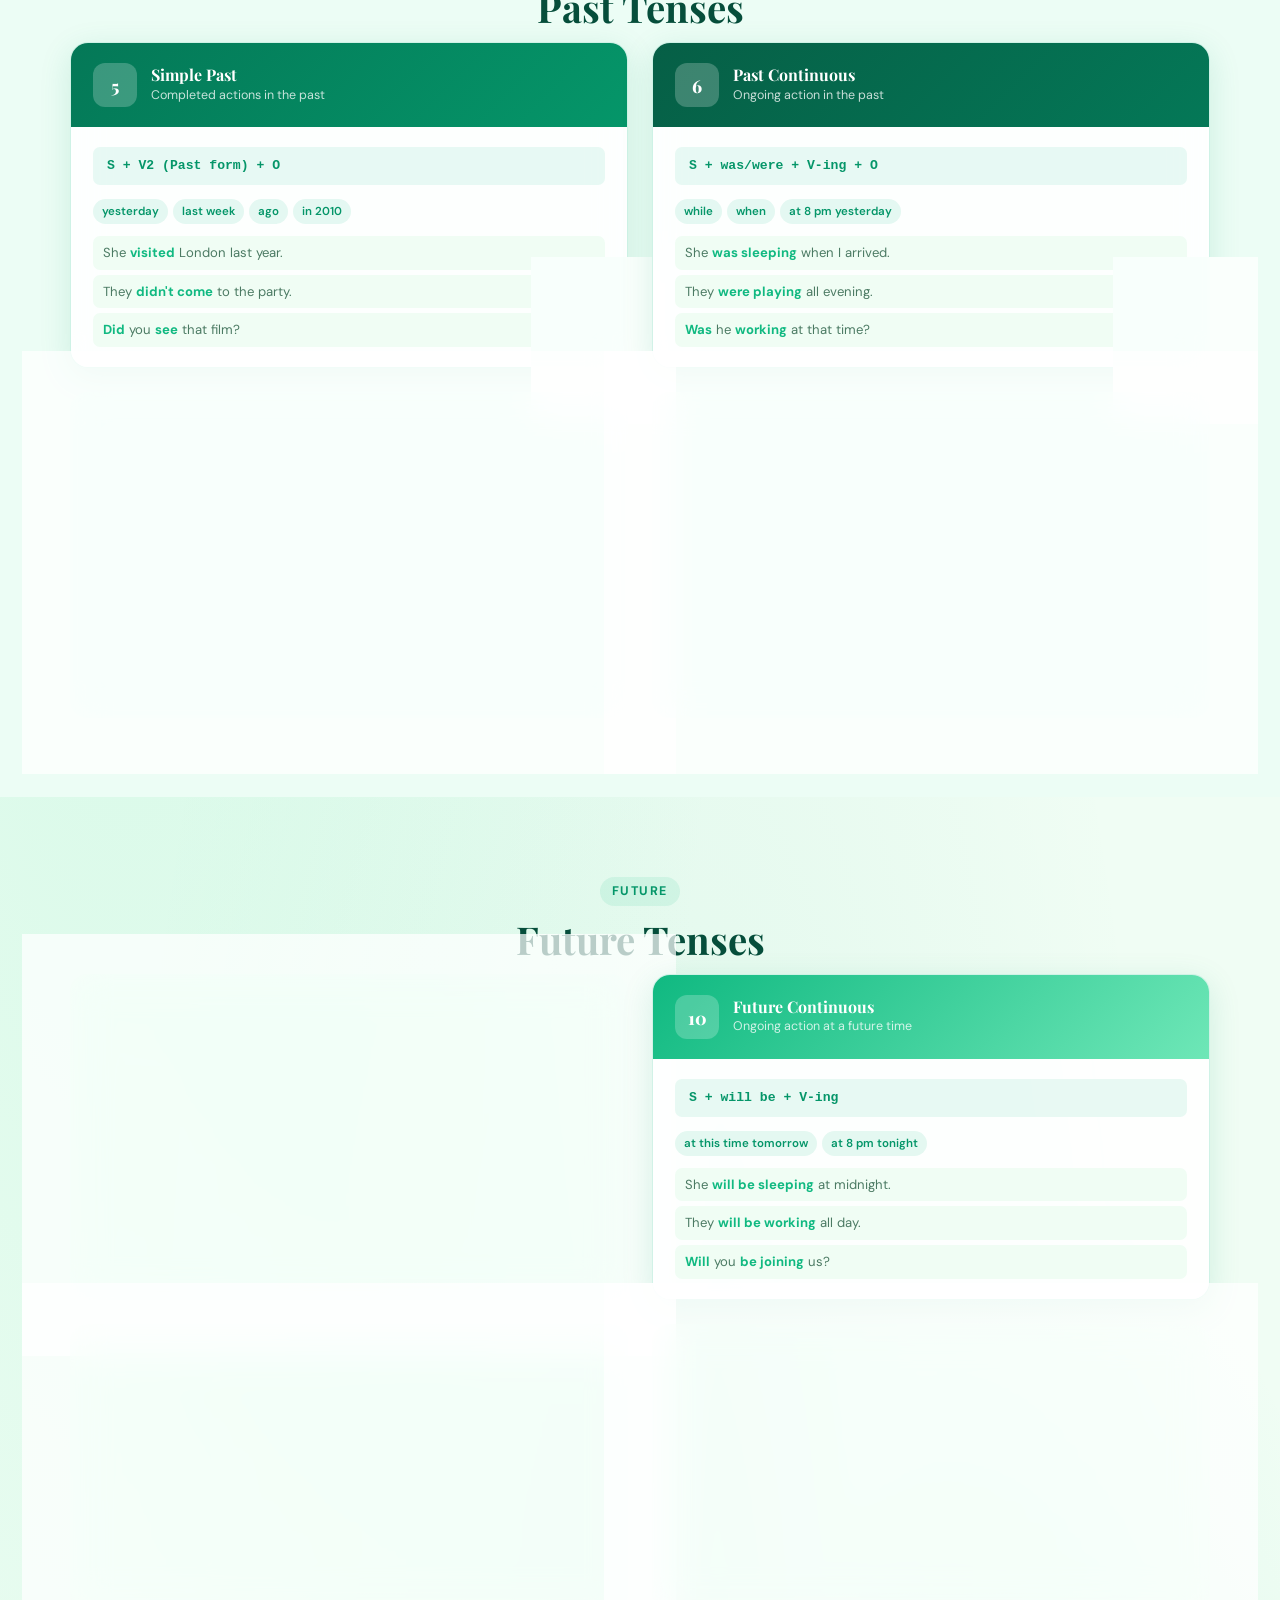
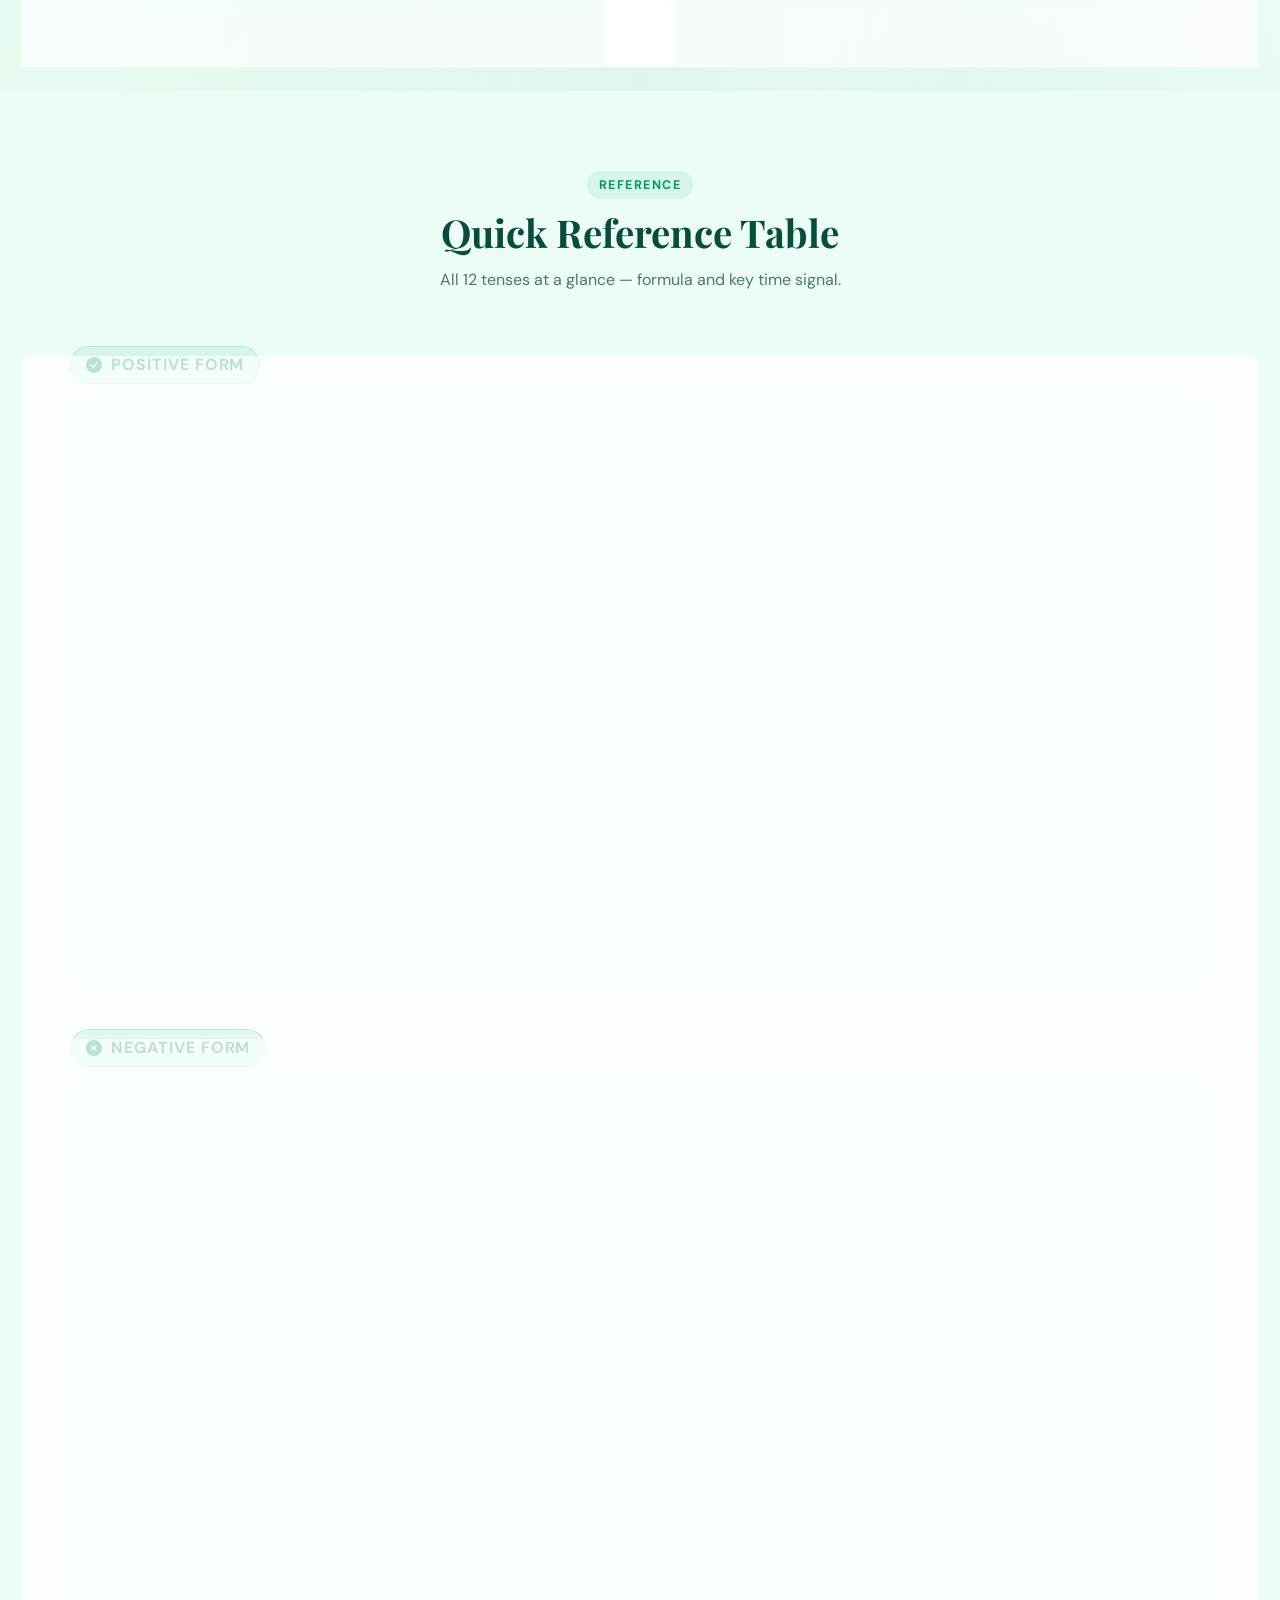
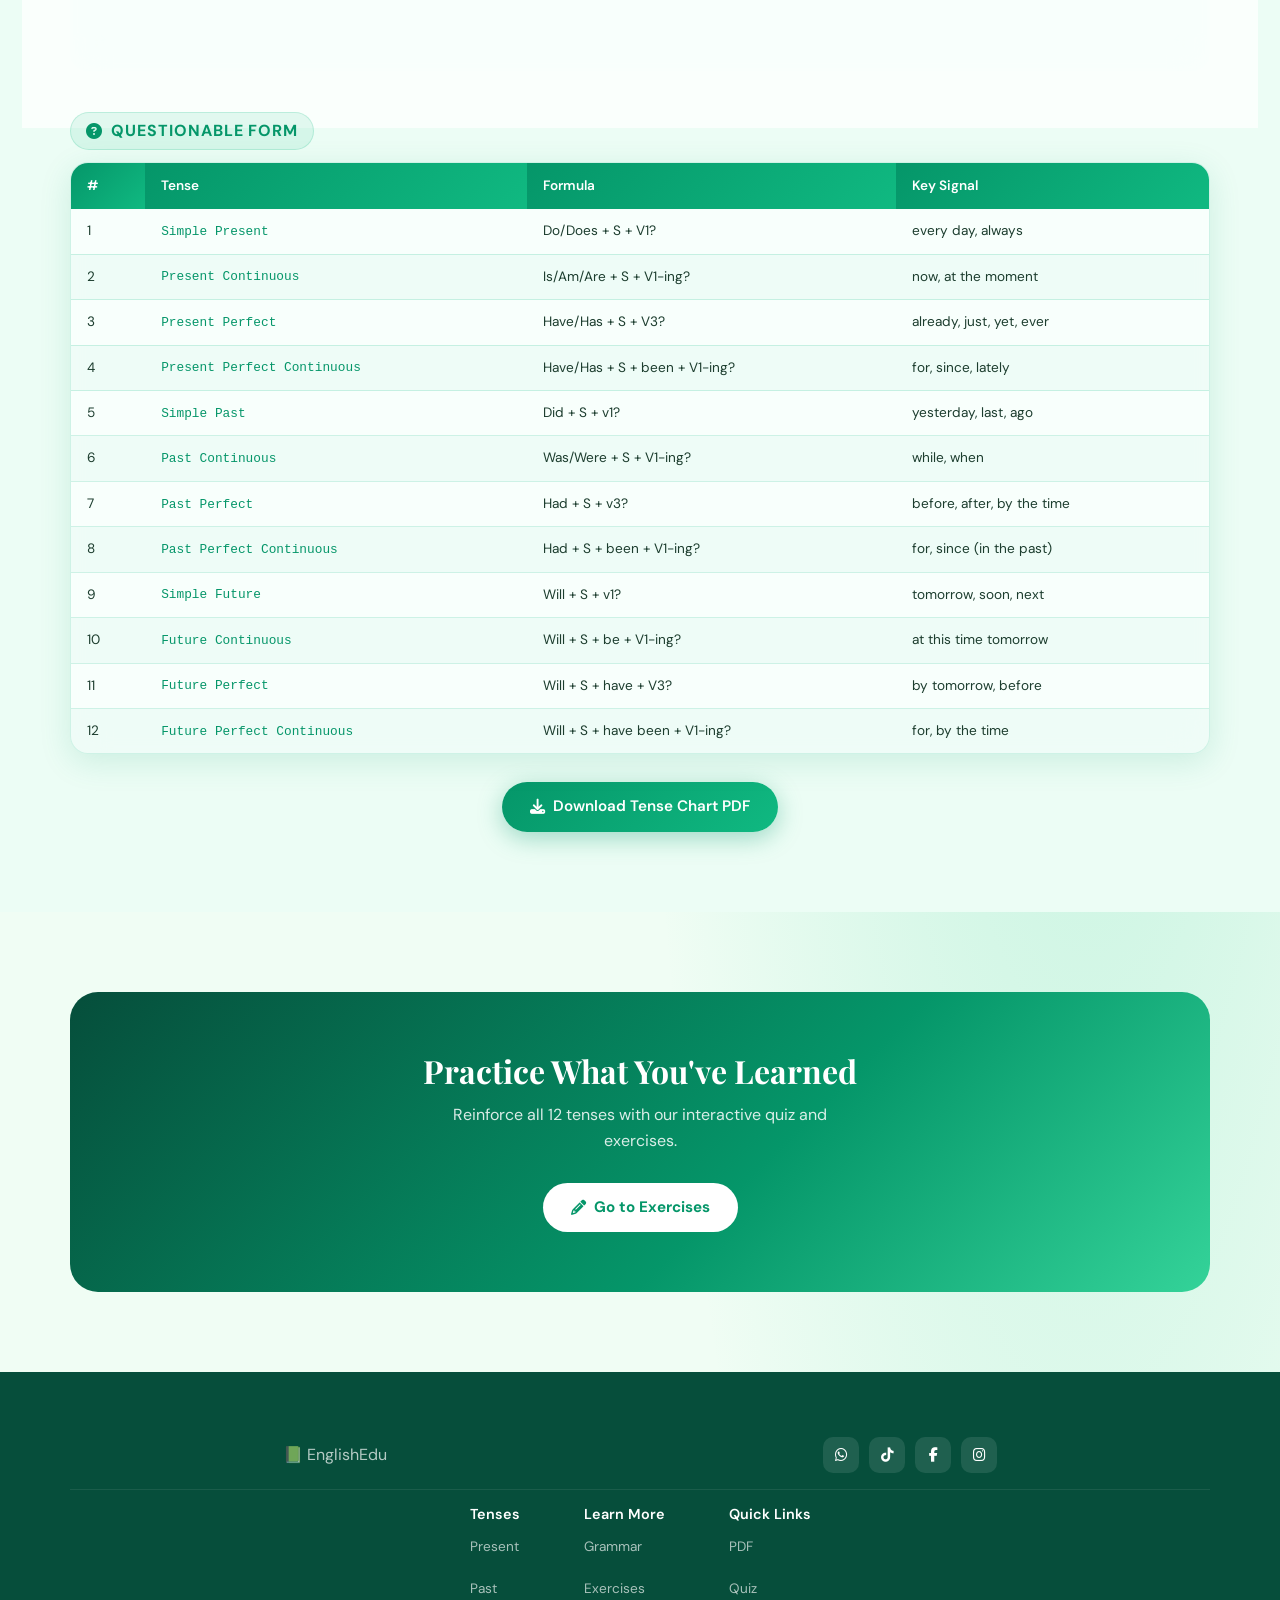
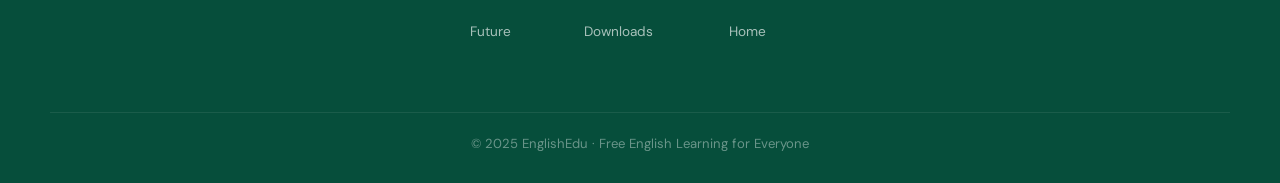
<file: tenses.html>
<!doctype html>
<html lang="en">
  <head>
    <meta charset="UTF-8" />
    <meta name="viewport" content="width=device-width, initial-scale=1.0" />
    <title>English With Me</title>
    <link rel="icon" type="image/x-icon" href="image/e-logo.png" />
    <link rel="stylesheet" href="css/tenses.css" />
    <link
      rel="stylesheet"
      href="https://cdn.jsdelivr.net/npm/@fortawesome/fontawesome-free@6.5.0/css/all.min.css"
    />
  </head>
  <body class="mesh-bg">
    <!-- NAVBAR -->
    <nav class="navbar">
      <div class="navbar-inner">
        <a href="index.html" class="nav-logo">
          <div class="logo-icon"><img src="image/e-logo.png" alt="" /></div>
          English With Me
        </a>
        <ul class="nav-links">
          <li><a href="index.html">Home</a></li>
          <li><a href="grammar.html">Grammar</a></li>
          <li><a href="tenses.html">Tenses</a></li>
          <li><a href="word-combi.html">Word Combinations</a></li>
          <li><a href="exercises.html">Exercises</a></li>
          <li><a href="downloads.html">Downloads</a></li>
        </ul>
        <div class="nav-right">
          <div class="search-wrap">
            <input
              type="text"
              id="search-input"
              placeholder="Search lessons…"
              onkeydown="if (event.key === 'Enter') doSearch();"
            />
            <i
              class="fa fa-search search-icon"
              onclick="doSearch()"
              style="pointer-events: auto; cursor: pointer"
            ></i>
          </div>
          <button
            class="dark-toggle"
            onclick="toggleDark()"
            title="Toggle dark mode"
          >
            🌙
          </button>
          <button class="hamburger" onclick="toggleMenu()" aria-label="Menu">
            <span></span><span></span><span></span>
          </button>
        </div>
      </div>
      <div class="mobile-menu" id="mobile-menu">
        <a href="index.html">🏠 Home</a>
        <a href="grammar.html">📖 Grammar</a>
        <a href="tenses.html">⏱ Tenses</a>
        <a href="word-combi.html">🧩 Word Combinations</a>
        <a href="exercises.html">✏️ Exercises</a>
        <a href="downloads.html">📥 Downloads</a>
      </div>
    </nav>

    <!-- PAGE HERO -->
    <div class="page-hero mesh-bg">
      <div class="container">
        <span class="section-label">⏱ Tenses</span>
        <h1>All 12 English Tenses</h1>
        <p>
          In-depth guide to all English tenses with formulas, signal words, and
          clear examples
        </p>
      </div>
    </div>

    <!-- TIMELINE BAR -->
    <section style="padding: 40px 0 0">
      <div class="container">
        <div class="timeline-bar reveal">
          <div class="tl-seg past">⬅ PAST<br />4 tenses</div>
          <div class="tl-seg present">● PRESENT<br />4 tenses</div>
          <div class="tl-seg future">FUTURE ➡<br />4 tenses</div>
        </div>
      </div>
    </section>

    <!-- ═══ PRESENT TENSES ═══ -->
    <section id="present">
      <div class="container">
        <div class="section-head center reveal">
          <span class="section-label">Present</span>
          <h2 class="section-title">Present Tenses</h2>
        </div>
        <div class="t12-grid">
          <!-- 1 -->
          <div class="t-card glass reveal">
            <div
              class="t-card-header"
              style="background: linear-gradient(135deg, #059669, #10b981)"
            >
              <div class="t-num">1</div>
              <div>
                <h3>Simple Present</h3>
                <p>Habits, facts, routines</p>
              </div>
            </div>
            <div class="t-card-body">
              <div class="formula">S + V(s/es) + O</div>
              <div class="t-signals">
                <span class="signal-tag">always</span
                ><span class="signal-tag">usually</span>
                <span class="signal-tag">every day</span
                ><span class="signal-tag">often</span>
              </div>
              <div class="t-examples">
                <div class="t-ex">
                  She <strong>reads</strong> books every night.
                </div>
                <div class="t-ex">
                  The sun <strong>rises</strong> in the east.
                </div>
                <div class="t-ex">I <strong>don't like</strong> coffee.</div>
                <div class="t-ex">
                  <strong>Does</strong> he <strong>play</strong> football?
                </div>
              </div>
            </div>
          </div>

          <!-- 2 -->
          <div class="t-card glass reveal reveal-delay-1">
            <div
              class="t-card-header"
              style="background: linear-gradient(135deg, #10b981, #34d399)"
            >
              <div class="t-num">2</div>
              <div>
                <h3>Present Continuous</h3>
                <p>Actions happening now</p>
              </div>
            </div>
            <div class="t-card-body">
              <div class="formula">S + is/am/are + V-ing + O</div>
              <div class="t-signals">
                <span class="signal-tag">now</span
                ><span class="signal-tag">at the moment</span>
                <span class="signal-tag">currently</span
                ><span class="signal-tag">look!</span>
              </div>
              <div class="t-examples">
                <div class="t-ex">
                  She <strong>is reading</strong> a book now.
                </div>
                <div class="t-ex">
                  They <strong>are playing</strong> outside.
                </div>
                <div class="t-ex">I <strong>am not watching</strong> TV.</div>
                <div class="t-ex">
                  <strong>Is</strong> she <strong>studying</strong>?
                </div>
              </div>
            </div>
          </div>

          <!-- 3 -->
          <div class="t-card glass reveal">
            <div
              class="t-card-header"
              style="background: linear-gradient(135deg, #059669, #6ee7b7)"
            >
              <div class="t-num">3</div>
              <div>
                <h3>Present Perfect</h3>
                <p>Past with present result</p>
              </div>
            </div>
            <div class="t-card-body">
              <div class="formula">S + have/has + Past Participle</div>
              <div class="t-signals">
                <span class="signal-tag">already</span
                ><span class="signal-tag">yet</span>
                <span class="signal-tag">ever</span
                ><span class="signal-tag">just</span
                ><span class="signal-tag">since/for</span>
              </div>
              <div class="t-examples">
                <div class="t-ex">
                  She <strong>has finished</strong> her homework.
                </div>
                <div class="t-ex">
                  I <strong>have never eaten</strong> sushi.
                </div>
                <div class="t-ex">Have you <strong>visited</strong> Paris?</div>
              </div>
            </div>
          </div>

          <!-- 4 -->
          <div class="t-card glass reveal reveal-delay-1">
            <div
              class="t-card-header"
              style="background: linear-gradient(135deg, #34d399, #059669)"
            >
              <div class="t-num">4</div>
              <div>
                <h3>Present Perfect Continuous</h3>
                <p>Ongoing action until now</p>
              </div>
            </div>
            <div class="t-card-body">
              <div class="formula">S + have/has + been + V-ing</div>
              <div class="t-signals">
                <span class="signal-tag">for</span
                ><span class="signal-tag">since</span>
                <span class="signal-tag">all day</span
                ><span class="signal-tag">lately</span>
              </div>
              <div class="t-examples">
                <div class="t-ex">
                  She <strong>has been studying</strong> for 3 hours.
                </div>
                <div class="t-ex">
                  It <strong>has been raining</strong> all day.
                </div>
                <div class="t-ex">
                  He <strong>has been working</strong> since morning.
                </div>
              </div>
            </div>
          </div>
        </div>
      </div>
    </section>

    <!-- ═══ PAST TENSES ═══ -->
    <section id="past" style="background: var(--clr-bg2)">
      <div class="container">
        <div class="section-head center reveal">
          <span class="section-label">Past</span>
          <h2 class="section-title">Past Tenses</h2>
        </div>
        <div class="t12-grid">
          <!-- 5 -->
          <div class="t-card glass reveal">
            <div
              class="t-card-header"
              style="background: linear-gradient(135deg, #047857, #059669)"
            >
              <div class="t-num">5</div>
              <div>
                <h3>Simple Past</h3>
                <p>Completed actions in the past</p>
              </div>
            </div>
            <div class="t-card-body">
              <div class="formula">S + V2 (Past form) + O</div>
              <div class="t-signals">
                <span class="signal-tag">yesterday</span
                ><span class="signal-tag">last week</span>
                <span class="signal-tag">ago</span
                ><span class="signal-tag">in 2010</span>
              </div>
              <div class="t-examples">
                <div class="t-ex">
                  She <strong>visited</strong> London last year.
                </div>
                <div class="t-ex">
                  They <strong>didn't come</strong> to the party.
                </div>
                <div class="t-ex">
                  <strong>Did</strong> you <strong>see</strong> that film?
                </div>
              </div>
            </div>
          </div>
          <!-- 6 -->
          <div class="t-card glass reveal reveal-delay-1">
            <div
              class="t-card-header"
              style="background: linear-gradient(135deg, #065f46, #047857)"
            >
              <div class="t-num">6</div>
              <div>
                <h3>Past Continuous</h3>
                <p>Ongoing action in the past</p>
              </div>
            </div>
            <div class="t-card-body">
              <div class="formula">S + was/were + V-ing + O</div>
              <div class="t-signals">
                <span class="signal-tag">while</span
                ><span class="signal-tag">when</span>
                <span class="signal-tag">at 8 pm yesterday</span>
              </div>
              <div class="t-examples">
                <div class="t-ex">
                  She <strong>was sleeping</strong> when I arrived.
                </div>
                <div class="t-ex">
                  They <strong>were playing</strong> all evening.
                </div>
                <div class="t-ex">
                  <strong>Was</strong> he <strong>working</strong> at that time?
                </div>
              </div>
            </div>
          </div>
          <!-- 7 -->
          <div class="t-card glass reveal">
            <div
              class="t-card-header"
              style="background: linear-gradient(135deg, #047857, #10b981)"
            >
              <div class="t-num">7</div>
              <div>
                <h3>Past Perfect</h3>
                <p>Before another past event</p>
              </div>
            </div>
            <div class="t-card-body">
              <div class="formula">S + had + Past Participle</div>
              <div class="t-signals">
                <span class="signal-tag">before</span
                ><span class="signal-tag">after</span>
                <span class="signal-tag">already</span
                ><span class="signal-tag">by the time</span>
              </div>
              <div class="t-examples">
                <div class="t-ex">
                  She <strong>had left</strong> before I arrived.
                </div>
                <div class="t-ex">
                  They <strong>had finished</strong> dinner already.
                </div>
                <div class="t-ex">
                  <strong>Had</strong> you <strong>met</strong> him before?
                </div>
              </div>
            </div>
          </div>
          <!-- 8 -->
          <div class="t-card glass reveal reveal-delay-1">
            <div
              class="t-card-header"
              style="background: linear-gradient(135deg, #065f46, #059669)"
            >
              <div class="t-num">8</div>
              <div>
                <h3>Past Perfect Continuous</h3>
                <p>Ongoing action before a past point</p>
              </div>
            </div>
            <div class="t-card-body">
              <div class="formula">S + had + been + V-ing</div>
              <div class="t-signals">
                <span class="signal-tag">for</span
                ><span class="signal-tag">since</span>
                <span class="signal-tag">before</span
                ><span class="signal-tag">when</span>
              </div>
              <div class="t-examples">
                <div class="t-ex">
                  She <strong>had been waiting</strong> for an hour.
                </div>
                <div class="t-ex">
                  He <strong>had been working</strong> all night.
                </div>
                <div class="t-ex">
                  They <strong>had been arguing</strong> before I came.
                </div>
              </div>
            </div>
          </div>
        </div>
      </div>
    </section>

    <!-- ═══ FUTURE TENSES ═══ -->
    <section id="future">
      <div class="container">
        <div class="section-head center reveal">
          <span class="section-label">Future</span>
          <h2 class="section-title">Future Tenses</h2>
        </div>
        <div class="t12-grid">
          <!-- 9 -->
          <div class="t-card glass reveal">
            <div
              class="t-card-header"
              style="background: linear-gradient(135deg, #059669, #34d399)"
            >
              <div class="t-num">9</div>
              <div>
                <h3>Simple Future</h3>
                <p>Decisions, predictions, promises</p>
              </div>
            </div>
            <div class="t-card-body">
              <div class="formula">S + will + Base Verb</div>
              <div class="t-signals">
                <span class="signal-tag">tomorrow</span
                ><span class="signal-tag">next week</span>
                <span class="signal-tag">soon</span
                ><span class="signal-tag">in the future</span>
              </div>
              <div class="t-examples">
                <div class="t-ex">
                  She <strong>will call</strong> you tomorrow.
                </div>
                <div class="t-ex">I <strong>won't be</strong> late.</div>
                <div class="t-ex">
                  <strong>Will</strong> you <strong>come</strong> to the party?
                </div>
              </div>
            </div>
          </div>
          <!-- 10 -->
          <div class="t-card glass reveal reveal-delay-1">
            <div
              class="t-card-header"
              style="background: linear-gradient(135deg, #10b981, #6ee7b7)"
            >
              <div class="t-num">10</div>
              <div>
                <h3>Future Continuous</h3>
                <p>Ongoing action at a future time</p>
              </div>
            </div>
            <div class="t-card-body">
              <div class="formula">S + will be + V-ing</div>
              <div class="t-signals">
                <span class="signal-tag">at this time tomorrow</span
                ><span class="signal-tag">at 8 pm tonight</span>
              </div>
              <div class="t-examples">
                <div class="t-ex">
                  She <strong>will be sleeping</strong> at midnight.
                </div>
                <div class="t-ex">
                  They <strong>will be working</strong> all day.
                </div>
                <div class="t-ex">
                  <strong>Will</strong> you <strong>be joining</strong> us?
                </div>
              </div>
            </div>
          </div>
          <!-- 11 -->
          <div class="t-card glass reveal">
            <div
              class="t-card-header"
              style="background: linear-gradient(135deg, #047857, #34d399)"
            >
              <div class="t-num">11</div>
              <div>
                <h3>Future Perfect</h3>
                <p>Completed before a future point</p>
              </div>
            </div>
            <div class="t-card-body">
              <div class="formula">S + will have + Past Participle</div>
              <div class="t-signals">
                <span class="signal-tag">by tomorrow</span
                ><span class="signal-tag">by 2026</span>
                <span class="signal-tag">before</span>
              </div>
              <div class="t-examples">
                <div class="t-ex">
                  She <strong>will have finished</strong> by noon.
                </div>
                <div class="t-ex">
                  They <strong>will have left</strong> before you arrive.
                </div>
              </div>
            </div>
          </div>
          <!-- 12 -->
          <div class="t-card glass reveal reveal-delay-1">
            <div
              class="t-card-header"
              style="background: linear-gradient(135deg, #059669, #a7f3d0)"
            >
              <div class="t-num">12</div>
              <div>
                <h3>Future Perfect Continuous</h3>
                <p>Ongoing until a future point</p>
              </div>
            </div>
            <div class="t-card-body">
              <div class="formula">S + will have been + V-ing</div>
              <div class="t-signals">
                <span class="signal-tag">for</span
                ><span class="signal-tag">by the time</span>
              </div>
              <div class="t-examples">
                <div class="t-ex">
                  By May, she <strong>will have been studying</strong> for 3
                  years.
                </div>
                <div class="t-ex">
                  He <strong>will have been working</strong> for 10 hours by
                  sunset.
                </div>
              </div>
            </div>
          </div>
        </div>
      </div>
    </section>

    <!-- ═══ QUICK REFERENCE TABLE ═══ -->
    <section style="background: var(--clr-bg2)">
      <div class="container">
        <div class="section-head center reveal">
          <span class="section-label">Reference</span>
          <h2 class="section-title">Quick Reference Table</h2>
          <p class="section-sub">
            All 12 tenses at a glance — formula and key time signal.
          </p>
        </div>
        <div class="table-tag reveal">
          <i class="fa fa-check-circle"></i> Positive Form
        </div>
        <div
          class="glass reveal"
          style="border-radius: var(--radius-md); overflow: hidden"
        >
          <table class="ref-table">
            <thead>
              <tr>
                <th>#</th>
                <th>Tense</th>
                <th>Formula</th>
                <th>Key Signal</th>
              </tr>
            </thead>
            <tbody>
              <tr>
                <td>1</td>
                <td>Simple Present</td>
                <td>S + V1(s/es)</td>
                <td>every day, always</td>
              </tr>
              <tr>
                <td>2</td>
                <td>Present Continuous</td>
                <td>S + is/am/are + V1-ing</td>
                <td>now, at the moment</td>
              </tr>
              <tr>
                <td>3</td>
                <td>Present Perfect</td>
                <td>S + have/has + V3</td>
                <td>already, just, yet, ever</td>
              </tr>
              <tr>
                <td>4</td>
                <td>Present Perfect Continuous</td>
                <td>S + have/has been + V1-ing</td>
                <td>for, since, lately</td>
              </tr>
              <tr>
                <td>5</td>
                <td>Simple Past</td>
                <td>S + V2</td>
                <td>yesterday, last, ago</td>
              </tr>
              <tr>
                <td>6</td>
                <td>Past Continuous</td>
                <td>S + was/were + V1-ing</td>
                <td>while, when</td>
              </tr>
              <tr>
                <td>7</td>
                <td>Past Perfect</td>
                <td>S + had + V3</td>
                <td>before, after, by the time</td>
              </tr>
              <tr>
                <td>8</td>
                <td>Past Perfect Continuous</td>
                <td>S + had been + V1-ing</td>
                <td>for, since (in the past)</td>
              </tr>
              <tr>
                <td>9</td>
                <td>Simple Future</td>
                <td>S + will + V1</td>
                <td>tomorrow, soon, next</td>
              </tr>
              <tr>
                <td>10</td>
                <td>Future Continuous</td>
                <td>S + will be + V1-ing</td>
                <td>at this time tomorrow</td>
              </tr>
              <tr>
                <td>11</td>
                <td>Future Perfect</td>
                <td>S + will have + V3</td>
                <td>by tomorrow, before</td>
              </tr>
              <tr>
                <td>12</td>
                <td>Future Perfect Continuous</td>
                <td>S + will have been + V1-ing</td>
                <td>for, by the time</td>
              </tr>
            </tbody>
          </table>
        </div>
        <div class="table-tag reveal">
          <i class="fa fa-times-circle"></i> Negative Form
        </div>
        <div
          class="glass reveal"
          style="border-radius: var(--radius-md); overflow: hidden"
        >
          <table class="ref-table">
            <thead>
              <tr>
                <th>#</th>
                <th>Tense</th>
                <th>Formula</th>
                <th>Key Signal</th>
              </tr>
            </thead>
            <tbody>
              <tr>
                <td>1</td>
                <td>Simple Present</td>
                <td>S + do/does not + V1</td>
                <td>every day, always</td>
              </tr>
              <tr>
                <td>2</td>
                <td>Present Continuous</td>
                <td>S + is/am/are not + V1-ing</td>
                <td>now, at the moment</td>
              </tr>
              <tr>
                <td>3</td>
                <td>Present Perfect</td>
                <td>S + have/has not + V3</td>
                <td>already, just, yet, ever</td>
              </tr>
              <tr>
                <td>4</td>
                <td>Present Perfect Continuous</td>
                <td>S + have/has not been + V1-ing</td>
                <td>for, since, lately</td>
              </tr>
              <tr>
                <td>5</td>
                <td>Simple Past</td>
                <td>S + did not + V1</td>
                <td>yesterday, last, ago</td>
              </tr>
              <tr>
                <td>6</td>
                <td>Past Continuous</td>
                <td>S + was/were not + V1-ing</td>
                <td>while, when</td>
              </tr>
              <tr>
                <td>7</td>
                <td>Past Perfect</td>
                <td>S + had not + V3</td>
                <td>before, after, by the time</td>
              </tr>
              <tr>
                <td>8</td>
                <td>Past Perfect Continuous</td>
                <td>S + had not been + V1-ing</td>
                <td>for, since (in the past)</td>
              </tr>
              <tr>
                <td>9</td>
                <td>Simple Future</td>
                <td>S + will not + V1</td>
                <td>tomorrow, soon, next</td>
              </tr>
              <tr>
                <td>10</td>
                <td>Future Continuous</td>
                <td>S + will not be + V1-ing</td>
                <td>at this time tomorrow</td>
              </tr>
              <tr>
                <td>11</td>
                <td>Future Perfect</td>
                <td>S + will not have + V3</td>
                <td>by tomorrow, before</td>
              </tr>
              <tr>
                <td>12</td>
                <td>Future Perfect Continuous</td>
                <td>S + will not have been + V1-ing</td>
                <td>for, by the time</td>
              </tr>
            </tbody>
          </table>
        </div>
        <div class="table-tag reveal">
          <i class="fa fa-question-circle"></i> Questionable Form
        </div>
        <div
          class="glass reveal"
          style="border-radius: var(--radius-md); overflow: hidden"
        >
          <table class="ref-table">
            <thead>
              <tr>
                <th>#</th>
                <th>Tense</th>
                <th>Formula</th>
                <th>Key Signal</th>
              </tr>
            </thead>
            <tbody>
              <tr>
                <td>1</td>
                <td>Simple Present</td>
                <td>Do/Does + S + V1?</td>
                <td>every day, always</td>
              </tr>
              <tr>
                <td>2</td>
                <td>Present Continuous</td>
                <td>Is/Am/Are + S + V1-ing?</td>
                <td>now, at the moment</td>
              </tr>
              <tr>
                <td>3</td>
                <td>Present Perfect</td>
                <td>Have/Has + S + V3?</td>
                <td>already, just, yet, ever</td>
              </tr>
              <tr>
                <td>4</td>
                <td>Present Perfect Continuous</td>
                <td>Have/Has + S + been + V1-ing?</td>
                <td>for, since, lately</td>
              </tr>
              <tr>
                <td>5</td>
                <td>Simple Past</td>
                <td>Did + S + v1?</td>
                <td>yesterday, last, ago</td>
              </tr>
              <tr>
                <td>6</td>
                <td>Past Continuous</td>
                <td>Was/Were + S + V1-ing?</td>
                <td>while, when</td>
              </tr>
              <tr>
                <td>7</td>
                <td>Past Perfect</td>
                <td>Had + S + v3?</td>
                <td>before, after, by the time</td>
              </tr>
              <tr>
                <td>8</td>
                <td>Past Perfect Continuous</td>
                <td>Had + S + been + V1-ing?</td>
                <td>for, since (in the past)</td>
              </tr>
              <tr>
                <td>9</td>
                <td>Simple Future</td>
                <td>Will + S + v1?</td>
                <td>tomorrow, soon, next</td>
              </tr>
              <tr>
                <td>10</td>
                <td>Future Continuous</td>
                <td>Will + S + be + V1-ing?</td>
                <td>at this time tomorrow</td>
              </tr>
              <tr>
                <td>11</td>
                <td>Future Perfect</td>
                <td>Will + S + have + V3?</td>
                <td>by tomorrow, before</td>
              </tr>
              <tr>
                <td>12</td>
                <td>Future Perfect Continuous</td>
                <td>Will + S + have been + V1-ing?</td>
                <td>for, by the time</td>
              </tr>
            </tbody>
          </table>
        </div>
        <div style="text-align: center; margin-top: 28px">
          <a href="downloads.html" class="btn btn-primary"
            ><i class="fa fa-download"></i> Download Tense Chart PDF</a
          >
        </div>
      </div>
    </section>

    <!-- CTA -->
    <section>
      <div class="container">
        <div class="cta-banner reveal">
          <h2>Practice What You've Learned</h2>
          <p>
            Reinforce all 12 tenses with our interactive quiz and exercises.
          </p>
          <a
            href="exercises.html"
            class="btn"
            style="
              background: #fff;
              color: var(--clr-primary);
              font-weight: 700;
            "
          >
            <i class="fa fa-pencil"></i> Go to Exercises
          </a>
        </div>
      </div>
    </section>

    <!-- FOOTER -->
    <footer>
      <div
        class="footer-inner"
        style="
          display: flex;
          flex-direction: column;
          gap: 16px;
          padding: 5px 20px 12px;
        "
      >
        <div
          style="
            display: flex;
            align-items: center;
            justify-content: space-around;
            flex-wrap: wrap;
            gap: 10px;
          "
        >
          <div class="logo">📗 EnglishEdu</div>
          <div class="social-row" style="margin: 0">
            <a href="https://wa.me/8562067392585" class="social-btn"
              ><i class="fab fa-whatsapp"></i
            ></a>
            <a href="https://www.tiktok.com/@maxtiw70" class="social-btn"
              ><i class="fab fa-tiktok"></i
            ></a>
            <a
              href="https://www.facebook.com/sonxay.xayyasim"
              class="social-btn"
              ><i class="fab fa-facebook-f"></i
            ></a>
            <a
              href="https://www.instagram.com/sonxayxayyasim?igsh=aWJpd3B0N2lteXh1"
              class="social-btn"
              ><i class="fab fa-instagram"></i
            ></a>
          </div>
        </div>
        <hr
          style="border: none; border-top: 1px solid rgba(255, 255, 255, 0.08)"
        />
        <div
          style="
            display: flex;
            justify-content: center;
            gap: 64px;
            flex-wrap: wrap;
          "
        >
          <div>
            <h4 style="margin-bottom: 10px">Tenses</h4>
            <ul style="display: flex; flex-direction: column; gap: 8px">
              <li><a href="#present">Present</a></li>
              <li><a href="#past">Past</a></li>
              <li><a href="#future">Future</a></li>
            </ul>
          </div>
          <div>
            <h4 style="margin-bottom: 10px">Learn More</h4>
            <ul style="display: flex; flex-direction: column; gap: 8px">
              <li><a href="grammar.html">Grammar</a></li>
              <li><a href="exercises.html">Exercises</a></li>
              <li><a href="downloads.html">Downloads</a></li>
            </ul>
          </div>
          <div>
            <h4 style="margin-bottom: 10px">Quick Links</h4>
            <ul style="display: flex; flex-direction: column; gap: 8px">
              <li><a href="downloads.html">PDF</a></li>
              <li><a href="exercises.html">Quiz</a></li>
              <li><a href="index.html">Home</a></li>
            </ul>
          </div>
        </div>
      </div>
      <div class="footer-bottom">
        © 2025 EnglishEdu · Free English Learning for Everyone
      </div>
    </footer>
    <script src="js/tracker.js"></script>
    <script src="js/tenses.js"></script>
    <script src="js/search.js"></script>
  </body>
</html>
</file>
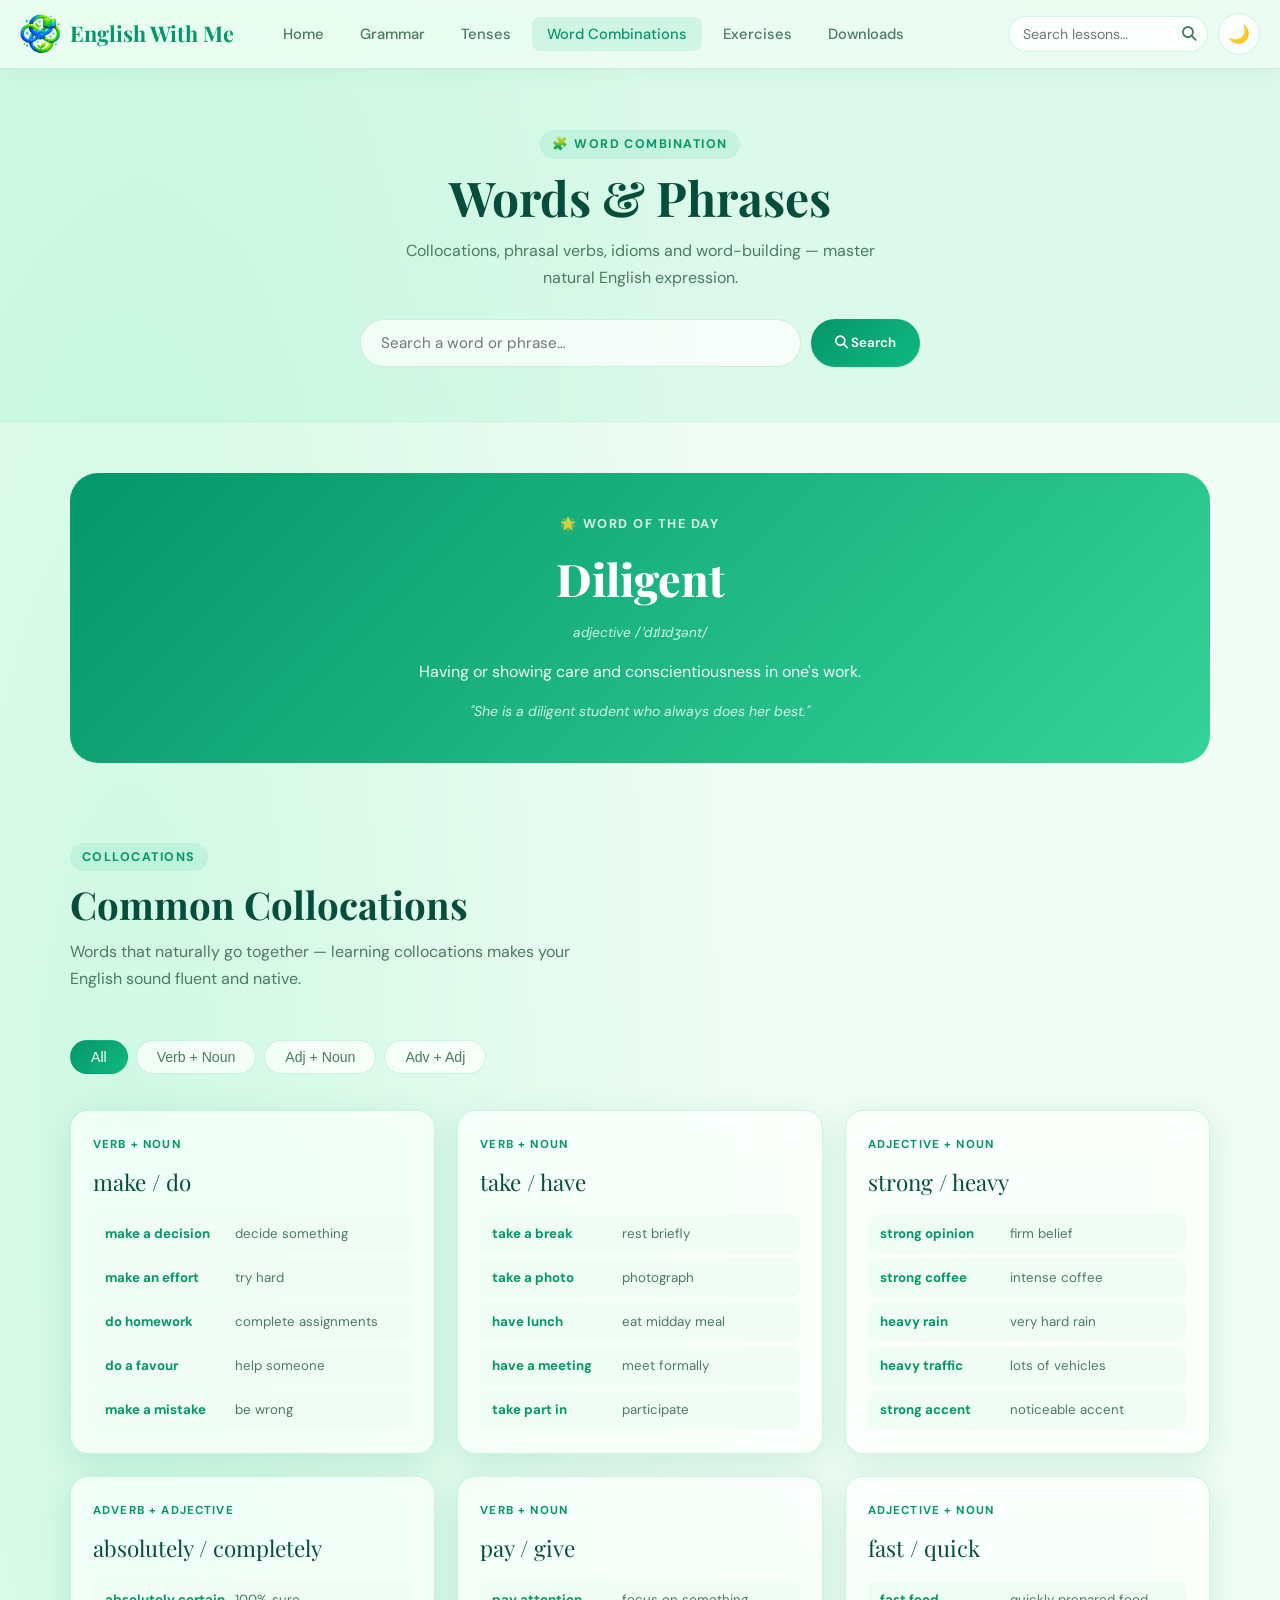
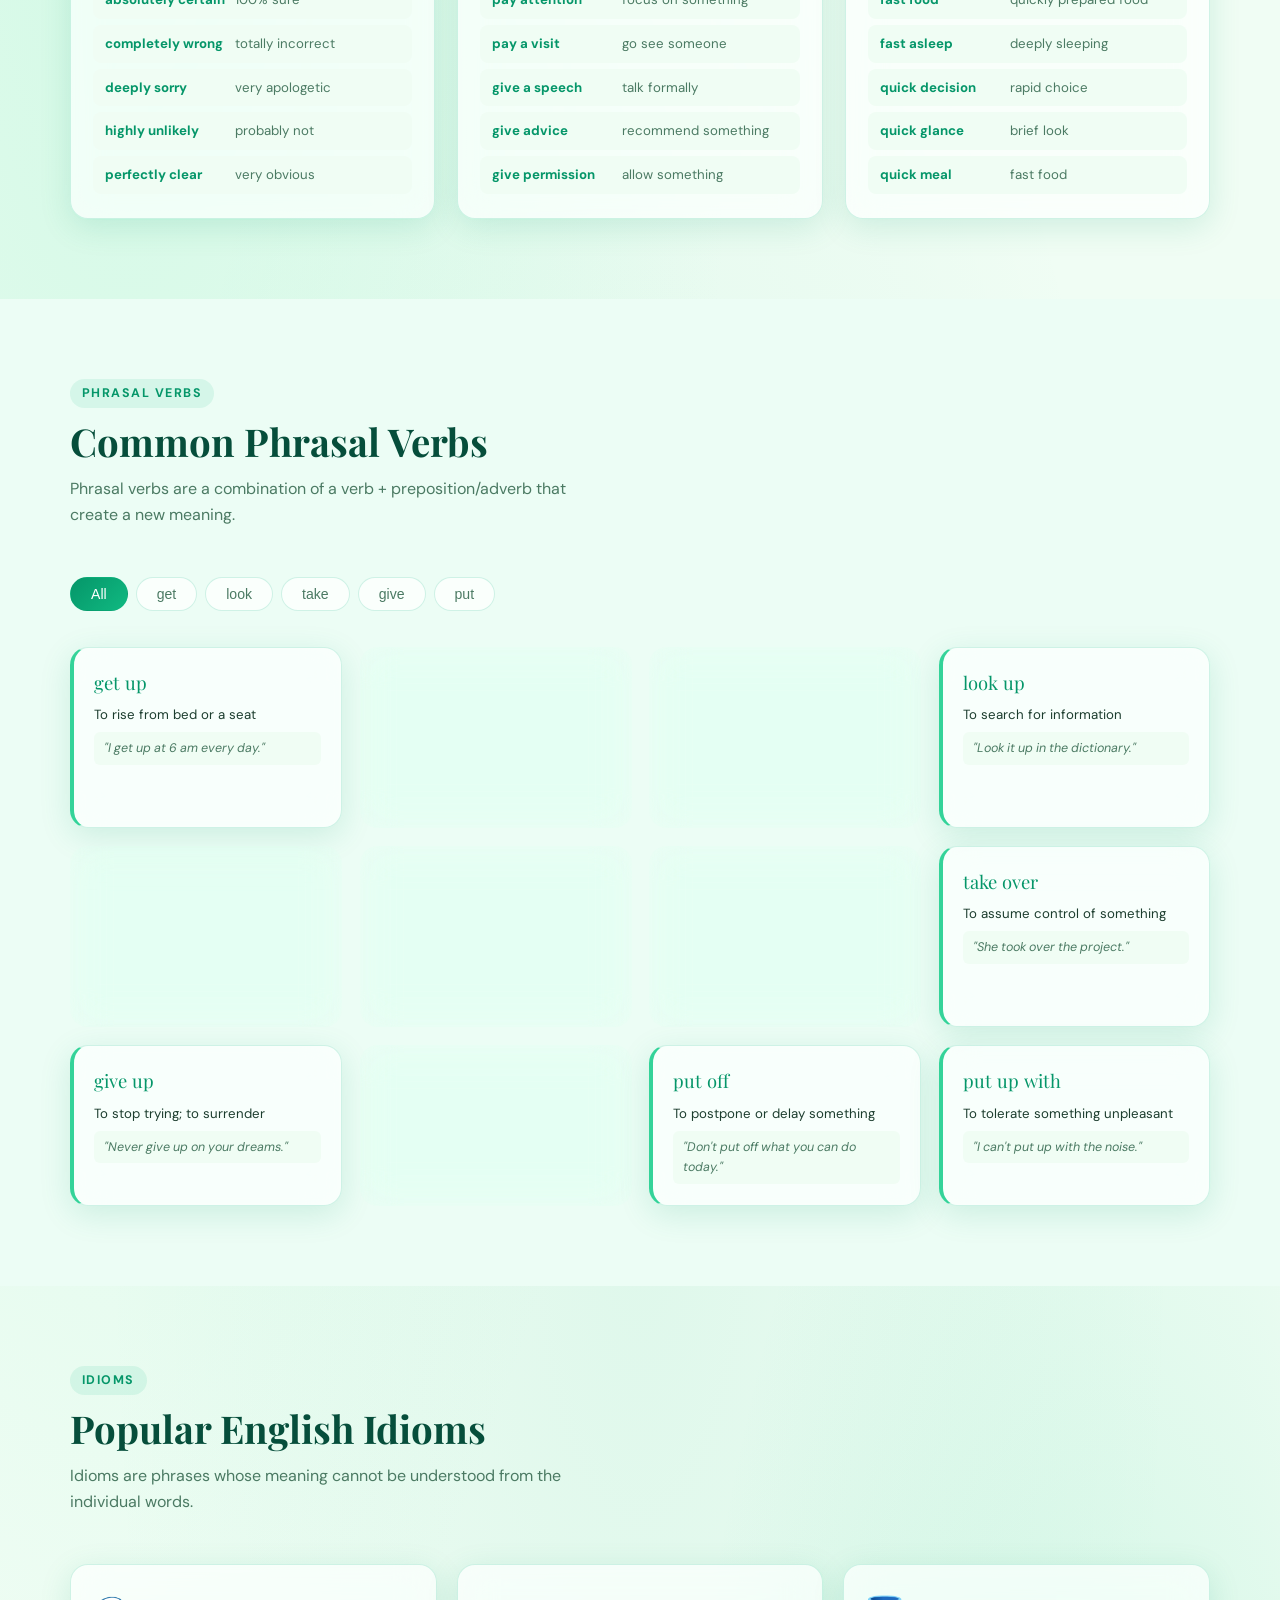
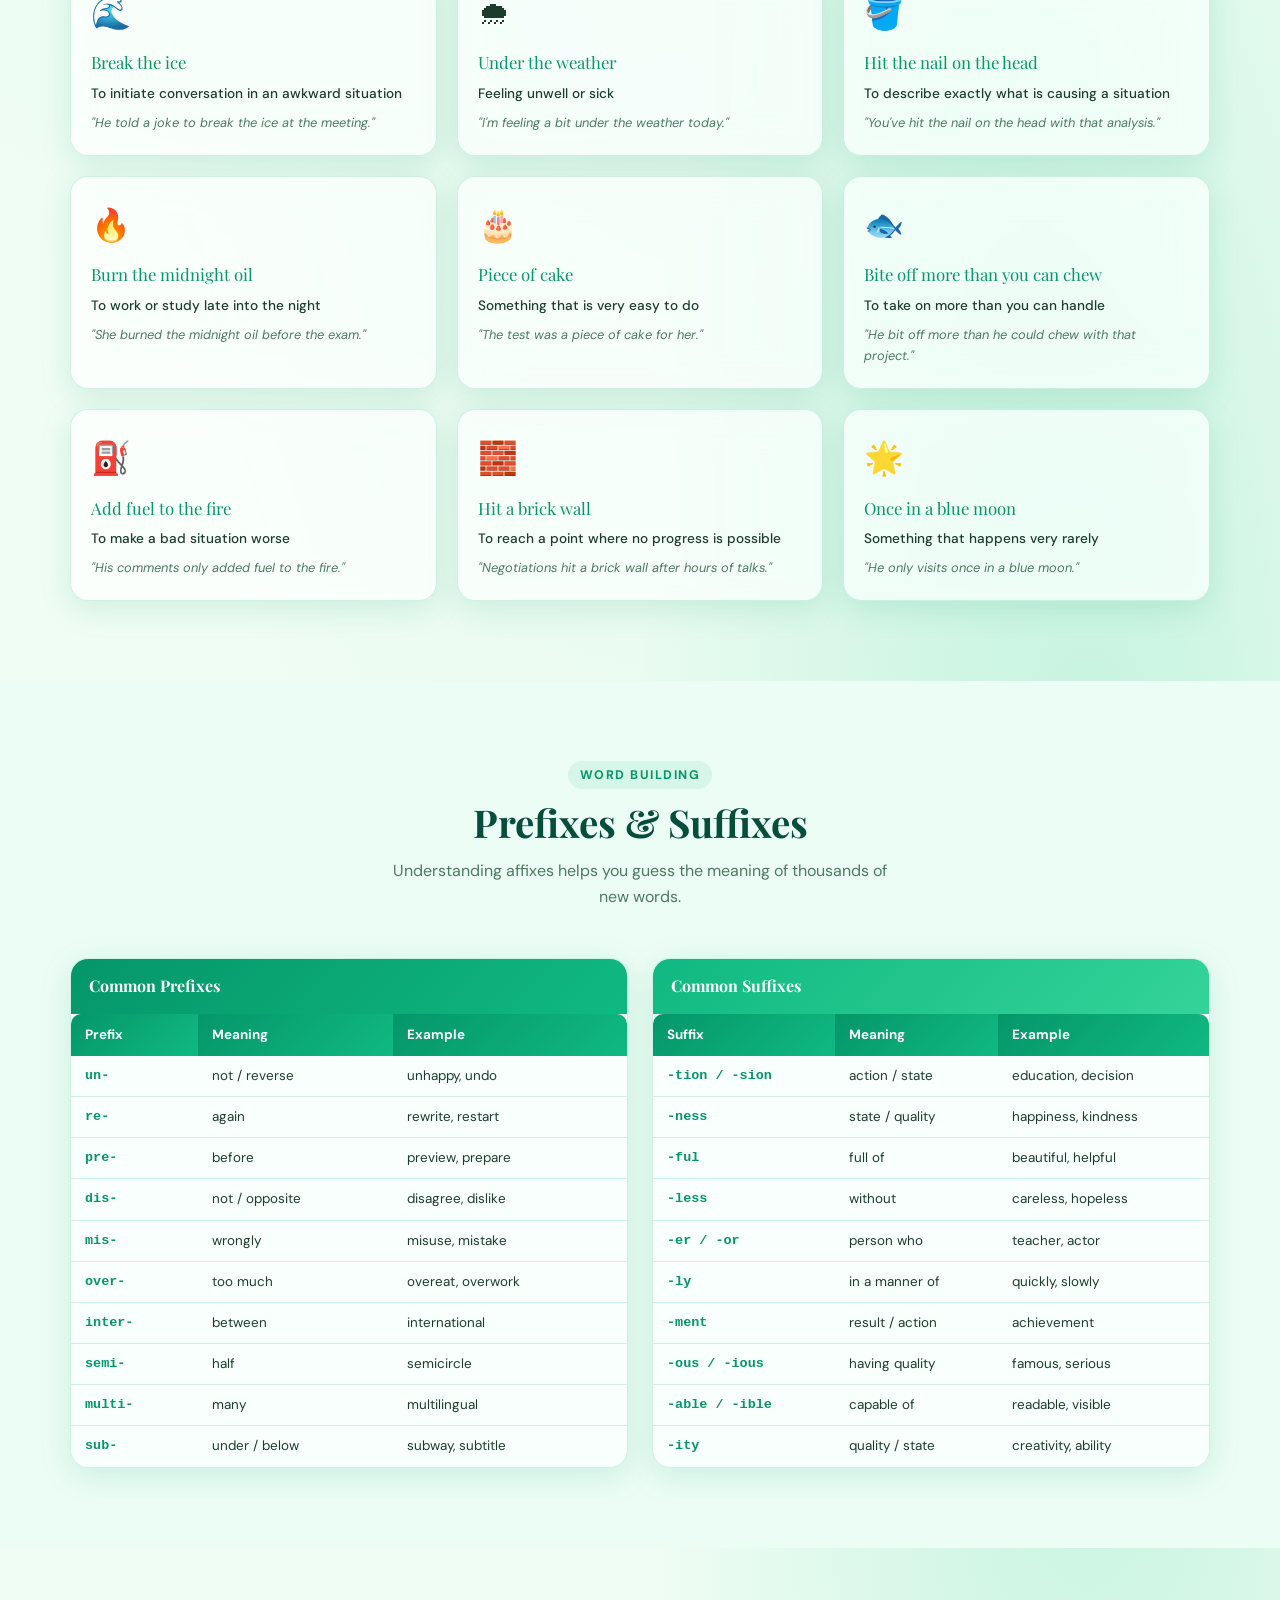
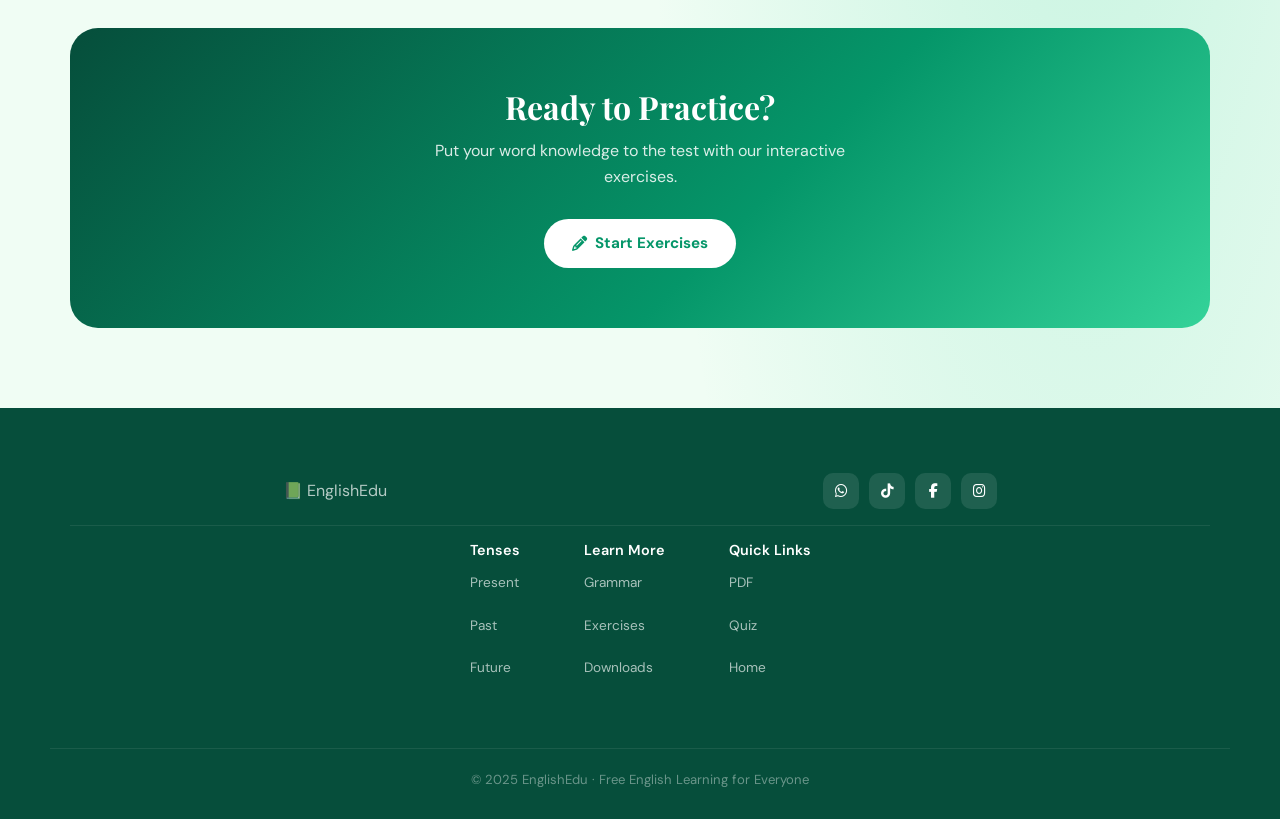
<file: word-combi.html>
<!doctype html>
<html lang="en">
  <head>
    <meta charset="UTF-8" />
    <meta name="viewport" content="width=device-width, initial-scale=1.0" />
    <title>English With Me</title>
    <link rel="icon" type="image/x-icon" href="image/e-logo.png" />
    <link rel="stylesheet" href="css/word-combi.css" />
    <link
      rel="stylesheet"
      href="https://cdnjs.cloudflare.com/ajax/libs/font-awesome/6.5.0/css/all.min.css"
    />
  </head>
  <body class="mesh-bg">
    <!-- NAVBAR -->
    <nav class="navbar">
      <div class="navbar-inner">
        <a href="index.html" class="nav-logo">
          <div class="logo-icon"><img src="image/e-logo.png" alt="" /></div>
          English With Me
        </a>
        <ul class="nav-links">
          <li><a href="index.html">Home</a></li>
          <li><a href="grammar.html">Grammar</a></li>
          <li><a href="tenses.html">Tenses</a></li>
          <li><a href="word-combi.html">Word Combinations</a></li>
          <li><a href="exercises.html">Exercises</a></li>
          <li><a href="downloads.html">Downloads</a></li>
        </ul>
        <div class="nav-right">
          <div class="search-wrap">
            <input
              type="text"
              id="search-input"
              placeholder="Search lessons…"
              onkeydown="if (event.key === 'Enter') doSearch();"
            />
            <i
              class="fa fa-search search-icon"
              onclick="doSearch()"
              style="pointer-events: auto; cursor: pointer"
            ></i>
          </div>
          <button
            class="dark-toggle"
            onclick="toggleDark()"
            title="Toggle dark mode"
          >
            🌙
          </button>
          <button class="hamburger" onclick="toggleMenu()" aria-label="Menu">
            <span></span><span></span><span></span>
          </button>
        </div>
      </div>
      <div class="mobile-menu" id="mobile-menu">
        <a href="index.html">🏠 Home</a>
        <a href="grammar.html">📖 Grammar</a>
        <a href="tenses.html">⏱ Tenses</a>
        <a href="word-combi.html">🧩 Word Combinations</a>
        <a href="exercises.html">✏️ Exercises</a>
        <a href="downloads.html">📥 Downloads</a>
      </div>
    </nav>

    <!-- PAGE HERO -->
    <div class="page-hero mesh-bg">
      <div class="container">
        <span class="section-label">🧩 Word Combination</span>
        <h1>Words &amp; Phrases</h1>
        <p>
          Collocations, phrasal verbs, idioms and word-building — master natural
          English expression.
        </p>
        <div class="big-search">
          <input
            type="text"
            id="word-search"
            placeholder="Search a word or phrase…"
            oninput="liveSearch(this.value)"
          />
          <button
            onclick="liveSearch(document.getElementById('word-search').value)"
          >
            <i class="fa fa-search"></i> Search
          </button>
        </div>
      </div>
    </div>

    <!-- WORD OF THE DAY -->
    <section style="padding: 50px 0 0">
      <div class="container">
        <div class="wotd reveal">
          <div class="wotd-label">🌟 Word of the Day</div>
          <div class="wotd-word" id="wotd-word">Persevere</div>
          <div class="wotd-type" id="wotd-type">verb /ˌpɜːsɪˈvɪə/</div>
          <div class="wotd-def" id="wotd-def">
            To continue in a course of action even in the face of difficulty or
            with little prospect of success.
          </div>
          <div class="wotd-ex" id="wotd-ex">
            "Despite many failures, she persevered and finally succeeded."
          </div>
        </div>
      </div>
    </section>

    <!-- ═══ COLLOCATIONS ═══ -->
    <section id="collocations">
      <div class="container">
        <div class="section-head reveal">
          <span class="section-label">Collocations</span>
          <h2 class="section-title">Common Collocations</h2>
          <p class="section-sub">
            Words that naturally go together — learning collocations makes your
            English sound fluent and native.
          </p>
        </div>
        <div class="filter-tabs" data-target=".col-card">
          <button class="tab-btn active" data-filter="all">All</button>
          <button class="tab-btn" data-filter="verb-noun">Verb + Noun</button>
          <button class="tab-btn" data-filter="adj-noun">Adj + Noun</button>
          <button class="tab-btn" data-filter="adv-adj">Adv + Adj</button>
        </div>
        <div class="col-grid">
          <div class="col-card glass reveal" data-cat="verb-noun">
            <div class="col-cat">Verb + Noun</div>
            <div class="col-word">make / do</div>
            <div class="col-list">
              <div class="col-item">
                <span class="col-combo">make a decision</span
                ><span class="col-meaning">decide something</span>
              </div>
              <div class="col-item">
                <span class="col-combo">make an effort</span
                ><span class="col-meaning">try hard</span>
              </div>
              <div class="col-item">
                <span class="col-combo">do homework</span
                ><span class="col-meaning">complete assignments</span>
              </div>
              <div class="col-item">
                <span class="col-combo">do a favour</span
                ><span class="col-meaning">help someone</span>
              </div>
              <div class="col-item">
                <span class="col-combo">make a mistake</span
                ><span class="col-meaning">be wrong</span>
              </div>
            </div>
          </div>
          <div
            class="col-card glass reveal reveal-delay-1"
            data-cat="verb-noun"
          >
            <div class="col-cat">Verb + Noun</div>
            <div class="col-word">take / have</div>
            <div class="col-list">
              <div class="col-item">
                <span class="col-combo">take a break</span
                ><span class="col-meaning">rest briefly</span>
              </div>
              <div class="col-item">
                <span class="col-combo">take a photo</span
                ><span class="col-meaning">photograph</span>
              </div>
              <div class="col-item">
                <span class="col-combo">have lunch</span
                ><span class="col-meaning">eat midday meal</span>
              </div>
              <div class="col-item">
                <span class="col-combo">have a meeting</span
                ><span class="col-meaning">meet formally</span>
              </div>
              <div class="col-item">
                <span class="col-combo">take part in</span
                ><span class="col-meaning">participate</span>
              </div>
            </div>
          </div>
          <div class="col-card glass reveal reveal-delay-2" data-cat="adj-noun">
            <div class="col-cat">Adjective + Noun</div>
            <div class="col-word">strong / heavy</div>
            <div class="col-list">
              <div class="col-item">
                <span class="col-combo">strong opinion</span
                ><span class="col-meaning">firm belief</span>
              </div>
              <div class="col-item">
                <span class="col-combo">strong coffee</span
                ><span class="col-meaning">intense coffee</span>
              </div>
              <div class="col-item">
                <span class="col-combo">heavy rain</span
                ><span class="col-meaning">very hard rain</span>
              </div>
              <div class="col-item">
                <span class="col-combo">heavy traffic</span
                ><span class="col-meaning">lots of vehicles</span>
              </div>
              <div class="col-item">
                <span class="col-combo">strong accent</span
                ><span class="col-meaning">noticeable accent</span>
              </div>
            </div>
          </div>
          <div class="col-card glass reveal" data-cat="adv-adj">
            <div class="col-cat">Adverb + Adjective</div>
            <div class="col-word">absolutely / completely</div>
            <div class="col-list">
              <div class="col-item">
                <span class="col-combo">absolutely certain</span
                ><span class="col-meaning">100% sure</span>
              </div>
              <div class="col-item">
                <span class="col-combo">completely wrong</span
                ><span class="col-meaning">totally incorrect</span>
              </div>
              <div class="col-item">
                <span class="col-combo">deeply sorry</span
                ><span class="col-meaning">very apologetic</span>
              </div>
              <div class="col-item">
                <span class="col-combo">highly unlikely</span
                ><span class="col-meaning">probably not</span>
              </div>
              <div class="col-item">
                <span class="col-combo">perfectly clear</span
                ><span class="col-meaning">very obvious</span>
              </div>
            </div>
          </div>
          <div
            class="col-card glass reveal reveal-delay-1"
            data-cat="verb-noun"
          >
            <div class="col-cat">Verb + Noun</div>
            <div class="col-word">pay / give</div>
            <div class="col-list">
              <div class="col-item">
                <span class="col-combo">pay attention</span
                ><span class="col-meaning">focus on something</span>
              </div>
              <div class="col-item">
                <span class="col-combo">pay a visit</span
                ><span class="col-meaning">go see someone</span>
              </div>
              <div class="col-item">
                <span class="col-combo">give a speech</span
                ><span class="col-meaning">talk formally</span>
              </div>
              <div class="col-item">
                <span class="col-combo">give advice</span
                ><span class="col-meaning">recommend something</span>
              </div>
              <div class="col-item">
                <span class="col-combo">give permission</span
                ><span class="col-meaning">allow something</span>
              </div>
            </div>
          </div>
          <div class="col-card glass reveal reveal-delay-2" data-cat="adj-noun">
            <div class="col-cat">Adjective + Noun</div>
            <div class="col-word">fast / quick</div>
            <div class="col-list">
              <div class="col-item">
                <span class="col-combo">fast food</span
                ><span class="col-meaning">quickly prepared food</span>
              </div>
              <div class="col-item">
                <span class="col-combo">fast asleep</span
                ><span class="col-meaning">deeply sleeping</span>
              </div>
              <div class="col-item">
                <span class="col-combo">quick decision</span
                ><span class="col-meaning">rapid choice</span>
              </div>
              <div class="col-item">
                <span class="col-combo">quick glance</span
                ><span class="col-meaning">brief look</span>
              </div>
              <div class="col-item">
                <span class="col-combo">quick meal</span
                ><span class="col-meaning">fast food</span>
              </div>
            </div>
          </div>
        </div>
      </div>
    </section>

    <!-- ═══ PHRASAL VERBS ═══ -->
    <section id="phrasal" style="background: var(--clr-bg2)">
      <div class="container">
        <div class="section-head reveal">
          <span class="section-label">Phrasal Verbs</span>
          <h2 class="section-title">Common Phrasal Verbs</h2>
          <p class="section-sub">
            Phrasal verbs are a combination of a verb + preposition/adverb that
            create a new meaning.
          </p>
        </div>
        <div class="filter-tabs" data-target=".pv-card">
          <button class="tab-btn active" data-filter="all">All</button>
          <button class="tab-btn" data-filter="get">get</button>
          <button class="tab-btn" data-filter="look">look</button>
          <button class="tab-btn" data-filter="take">take</button>
          <button class="tab-btn" data-filter="give">give</button>
          <button class="tab-btn" data-filter="put">put</button>
        </div>
        <div class="pv-grid">
          <div class="pv-card glass reveal" data-cat="get">
            <div class="pv-verb">get up</div>
            <div class="pv-def">To rise from bed or a seat</div>
            <div class="pv-ex">"I get up at 6 am every day."</div>
          </div>
          <div class="pv-card glass reveal reveal-delay-1" data-cat="get">
            <div class="pv-verb">get along</div>
            <div class="pv-def">
              To have a friendly relationship with someone
            </div>
            <div class="pv-ex">"She gets along well with her classmates."</div>
          </div>
          <div class="pv-card glass reveal reveal-delay-2" data-cat="get">
            <div class="pv-verb">get over</div>
            <div class="pv-def">To recover from an illness or difficulty</div>
            <div class="pv-ex">"It took weeks to get over the cold."</div>
          </div>
          <div class="pv-card glass reveal" data-cat="look">
            <div class="pv-verb">look up</div>
            <div class="pv-def">To search for information</div>
            <div class="pv-ex">"Look it up in the dictionary."</div>
          </div>
          <div class="pv-card glass reveal reveal-delay-1" data-cat="look">
            <div class="pv-verb">look forward to</div>
            <div class="pv-def">To feel excited about a future event</div>
            <div class="pv-ex">"I look forward to seeing you."</div>
          </div>
          <div class="pv-card glass reveal reveal-delay-2" data-cat="look">
            <div class="pv-verb">look after</div>
            <div class="pv-def">To take care of something or someone</div>
            <div class="pv-ex">"She looks after her younger brother."</div>
          </div>
          <div class="pv-card glass reveal" data-cat="take">
            <div class="pv-verb">take off</div>
            <div class="pv-def">To leave the ground / remove clothing</div>
            <div class="pv-ex">"The plane took off at noon."</div>
          </div>
          <div class="pv-card glass reveal reveal-delay-1" data-cat="take">
            <div class="pv-verb">take over</div>
            <div class="pv-def">To assume control of something</div>
            <div class="pv-ex">"She took over the project."</div>
          </div>
          <div class="pv-card glass reveal reveal-delay-2" data-cat="give">
            <div class="pv-verb">give up</div>
            <div class="pv-def">To stop trying; to surrender</div>
            <div class="pv-ex">"Never give up on your dreams."</div>
          </div>
          <div class="pv-card glass reveal" data-cat="give">
            <div class="pv-verb">give away</div>
            <div class="pv-def">To give something to others for free</div>
            <div class="pv-ex">"She gave away her old books."</div>
          </div>
          <div class="pv-card glass reveal reveal-delay-1" data-cat="put">
            <div class="pv-verb">put off</div>
            <div class="pv-def">To postpone or delay something</div>
            <div class="pv-ex">"Don't put off what you can do today."</div>
          </div>
          <div class="pv-card glass reveal reveal-delay-2" data-cat="put">
            <div class="pv-verb">put up with</div>
            <div class="pv-def">To tolerate something unpleasant</div>
            <div class="pv-ex">"I can't put up with the noise."</div>
          </div>
        </div>
      </div>
    </section>

    <!-- ═══ IDIOMS ═══ -->
    <section id="idioms">
      <div class="container">
        <div class="section-head reveal">
          <span class="section-label">Idioms</span>
          <h2 class="section-title">Popular English Idioms</h2>
          <p class="section-sub">
            Idioms are phrases whose meaning cannot be understood from the
            individual words.
          </p>
        </div>
        <div class="idiom-grid">
          <div class="idiom-card glass reveal">
            <div class="idiom-icon">🌊</div>
            <div class="idiom-phrase">Break the ice</div>
            <div class="idiom-meaning">
              To initiate conversation in an awkward situation
            </div>
            <div class="idiom-ex">
              "He told a joke to break the ice at the meeting."
            </div>
          </div>
          <div class="idiom-card glass reveal reveal-delay-1">
            <div class="idiom-icon">🌧</div>
            <div class="idiom-phrase">Under the weather</div>
            <div class="idiom-meaning">Feeling unwell or sick</div>
            <div class="idiom-ex">
              "I'm feeling a bit under the weather today."
            </div>
          </div>
          <div class="idiom-card glass reveal reveal-delay-2">
            <div class="idiom-icon">🪣</div>
            <div class="idiom-phrase">Hit the nail on the head</div>
            <div class="idiom-meaning">
              To describe exactly what is causing a situation
            </div>
            <div class="idiom-ex">
              "You've hit the nail on the head with that analysis."
            </div>
          </div>
          <div class="idiom-card glass reveal">
            <div class="idiom-icon">🔥</div>
            <div class="idiom-phrase">Burn the midnight oil</div>
            <div class="idiom-meaning">
              To work or study late into the night
            </div>
            <div class="idiom-ex">
              "She burned the midnight oil before the exam."
            </div>
          </div>
          <div class="idiom-card glass reveal reveal-delay-1">
            <div class="idiom-icon">🎂</div>
            <div class="idiom-phrase">Piece of cake</div>
            <div class="idiom-meaning">Something that is very easy to do</div>
            <div class="idiom-ex">"The test was a piece of cake for her."</div>
          </div>
          <div class="idiom-card glass reveal reveal-delay-2">
            <div class="idiom-icon">🐟</div>
            <div class="idiom-phrase">Bite off more than you can chew</div>
            <div class="idiom-meaning">To take on more than you can handle</div>
            <div class="idiom-ex">
              "He bit off more than he could chew with that project."
            </div>
          </div>
          <div class="idiom-card glass reveal">
            <div class="idiom-icon">⛽</div>
            <div class="idiom-phrase">Add fuel to the fire</div>
            <div class="idiom-meaning">To make a bad situation worse</div>
            <div class="idiom-ex">
              "His comments only added fuel to the fire."
            </div>
          </div>
          <div class="idiom-card glass reveal reveal-delay-1">
            <div class="idiom-icon">🧱</div>
            <div class="idiom-phrase">Hit a brick wall</div>
            <div class="idiom-meaning">
              To reach a point where no progress is possible
            </div>
            <div class="idiom-ex">
              "Negotiations hit a brick wall after hours of talks."
            </div>
          </div>
          <div class="idiom-card glass reveal reveal-delay-2">
            <div class="idiom-icon">🌟</div>
            <div class="idiom-phrase">Once in a blue moon</div>
            <div class="idiom-meaning">Something that happens very rarely</div>
            <div class="idiom-ex">"He only visits once in a blue moon."</div>
          </div>
        </div>
      </div>
    </section>

    <!-- ═══ PREFIXES & SUFFIXES ═══ -->
    <section style="background: var(--clr-bg2)" id="affixes">
      <div class="container">
        <div class="section-head center reveal">
          <span class="section-label">Word Building</span>
          <h2 class="section-title">Prefixes &amp; Suffixes</h2>
          <p class="section-sub">
            Understanding affixes helps you guess the meaning of thousands of
            new words.
          </p>
        </div>
        <div class="affix-grid">
          <div
            class="glass reveal"
            style="border-radius: var(--radius-md); overflow: hidden"
          >
            <div
              style="
                padding: 14px 18px;
                background: linear-gradient(
                  135deg,
                  var(--clr-primary),
                  var(--clr-primary2)
                );
                color: #fff;
                font-weight: 700;
                font-family: var(--font-display);
              "
            >
              Common Prefixes
            </div>
            <table class="affix-table">
              <thead>
                <tr>
                  <th>Prefix</th>
                  <th>Meaning</th>
                  <th>Example</th>
                </tr>
              </thead>
              <tbody>
                <tr>
                  <td>un-</td>
                  <td>not / reverse</td>
                  <td>unhappy, undo</td>
                </tr>
                <tr>
                  <td>re-</td>
                  <td>again</td>
                  <td>rewrite, restart</td>
                </tr>
                <tr>
                  <td>pre-</td>
                  <td>before</td>
                  <td>preview, prepare</td>
                </tr>
                <tr>
                  <td>dis-</td>
                  <td>not / opposite</td>
                  <td>disagree, dislike</td>
                </tr>
                <tr>
                  <td>mis-</td>
                  <td>wrongly</td>
                  <td>misuse, mistake</td>
                </tr>
                <tr>
                  <td>over-</td>
                  <td>too much</td>
                  <td>overeat, overwork</td>
                </tr>
                <tr>
                  <td>inter-</td>
                  <td>between</td>
                  <td>international</td>
                </tr>
                <tr>
                  <td>semi-</td>
                  <td>half</td>
                  <td>semicircle</td>
                </tr>
                <tr>
                  <td>multi-</td>
                  <td>many</td>
                  <td>multilingual</td>
                </tr>
                <tr>
                  <td>sub-</td>
                  <td>under / below</td>
                  <td>subway, subtitle</td>
                </tr>
              </tbody>
            </table>
          </div>
          <div
            class="glass reveal reveal-delay-1"
            style="border-radius: var(--radius-md); overflow: hidden"
          >
            <div
              style="
                padding: 14px 18px;
                background: linear-gradient(
                  135deg,
                  var(--clr-primary2),
                  var(--clr-accent)
                );
                color: #fff;
                font-weight: 700;
                font-family: var(--font-display);
              "
            >
              Common Suffixes
            </div>
            <table class="affix-table">
              <thead>
                <tr>
                  <th>Suffix</th>
                  <th>Meaning</th>
                  <th>Example</th>
                </tr>
              </thead>
              <tbody>
                <tr>
                  <td>-tion / -sion</td>
                  <td>action / state</td>
                  <td>education, decision</td>
                </tr>
                <tr>
                  <td>-ness</td>
                  <td>state / quality</td>
                  <td>happiness, kindness</td>
                </tr>
                <tr>
                  <td>-ful</td>
                  <td>full of</td>
                  <td>beautiful, helpful</td>
                </tr>
                <tr>
                  <td>-less</td>
                  <td>without</td>
                  <td>careless, hopeless</td>
                </tr>
                <tr>
                  <td>-er / -or</td>
                  <td>person who</td>
                  <td>teacher, actor</td>
                </tr>
                <tr>
                  <td>-ly</td>
                  <td>in a manner of</td>
                  <td>quickly, slowly</td>
                </tr>
                <tr>
                  <td>-ment</td>
                  <td>result / action</td>
                  <td>achievement</td>
                </tr>
                <tr>
                  <td>-ous / -ious</td>
                  <td>having quality</td>
                  <td>famous, serious</td>
                </tr>
                <tr>
                  <td>-able / -ible</td>
                  <td>capable of</td>
                  <td>readable, visible</td>
                </tr>
                <tr>
                  <td>-ity</td>
                  <td>quality / state</td>
                  <td>creativity, ability</td>
                </tr>
              </tbody>
            </table>
          </div>
        </div>
      </div>
    </section>

    <!-- CTA -->
    <section>
      <div class="container">
        <div class="cta-banner reveal">
          <h2>Ready to Practice?</h2>
          <p>
            Put your word knowledge to the test with our interactive exercises.
          </p>
          <a
            href="exercises.html"
            class="btn"
            style="
              background: #fff;
              color: var(--clr-primary);
              font-weight: 700;
            "
          >
            <i class="fa fa-pencil"></i> Start Exercises
          </a>
        </div>
      </div>
    </section>

    <!-- FOOTER -->
    <footer>
      <div
        class="footer-inner"
        style="
          display: flex;
          flex-direction: column;
          gap: 16px;
          padding: 5px 20px 12px;
        "
      >
        <div
          style="
            display: flex;
            align-items: center;
            justify-content: space-around;
            flex-wrap: wrap;
            gap: 10px;
          "
        >
          <div class="logo">📗 EnglishEdu</div>
          <div class="social-row" style="margin: 0">
            <a href="https://wa.me/8562067392585" class="social-btn"
              ><i class="fab fa-whatsapp"></i
            ></a>
            <a href="https://www.tiktok.com/@maxtiw70" class="social-btn"
              ><i class="fab fa-tiktok"></i
            ></a>
            <a
              href="https://www.facebook.com/sonxay.xayyasim"
              class="social-btn"
              ><i class="fab fa-facebook-f"></i
            ></a>
            <a
              href="https://www.instagram.com/sonxayxayyasim?igsh=aWJpd3B0N2lteXh1"
              class="social-btn"
              ><i class="fab fa-instagram"></i
            ></a>
          </div>
        </div>
        <hr
          style="border: none; border-top: 1px solid rgba(255, 255, 255, 0.08)"
        />
        <div
          style="
            display: flex;
            justify-content: center;
            gap: 64px;
            flex-wrap: wrap;
          "
        >
          <div>
            <h4 style="margin-bottom: 10px">Tenses</h4>
            <ul style="display: flex; flex-direction: column; gap: 8px">
              <li><a href="#present">Present</a></li>
              <li><a href="#past">Past</a></li>
              <li><a href="#future">Future</a></li>
            </ul>
          </div>
          <div>
            <h4 style="margin-bottom: 10px">Learn More</h4>
            <ul style="display: flex; flex-direction: column; gap: 8px">
              <li><a href="grammar.html">Grammar</a></li>
              <li><a href="exercises.html">Exercises</a></li>
              <li><a href="downloads.html">Downloads</a></li>
            </ul>
          </div>
          <div>
            <h4 style="margin-bottom: 10px">Quick Links</h4>
            <ul style="display: flex; flex-direction: column; gap: 8px">
              <li><a href="downloads.html">PDF</a></li>
              <li><a href="exercises.html">Quiz</a></li>
              <li><a href="index.html">Home</a></li>
            </ul>
          </div>
        </div>
      </div>
      <div class="footer-bottom">
        © 2025 EnglishEdu · Free English Learning for Everyone
      </div>
    </footer>
    <script src="js/tracker.js"></script>
    <script src="js/word-combi.js"></script>
    <script src="js/search.js"></script>
  </body>
</html>
</file>
<file: css/index.css>
/* ============================================
   EnglishEdu – Global Stylesheet
   Theme: Emerald & Mint Glassmorphism
   ============================================ */

@import url("https://fonts.googleapis.com/css2?family=Playfair+Display:wght@700;800&family=DM+Sans:ital,opsz,wght@0,9..40,300;0,9..40,400;0,9..40,500;0,9..40,600;1,9..40,300&display=swap");
@import url("https://fonts.googleapis.com/css2?family=Noto+Sans+Lao:wght@400;600;700&display=swap");
/* ── CSS Variables ── */
:root {
  --clr-bg: #f0fdf4;
  --clr-bg2: #ecfdf5;
  --clr-surface: rgba(255, 255, 255, 0.72);
  --clr-border: rgba(16, 185, 129, 0.18);
  --clr-primary: #059669;
  --clr-primary2: #10b981;
  --clr-accent: #34d399;
  --clr-mint: #a7f3d0;
  --clr-dark: #064e3b;
  --clr-text: #1c3d2e;
  --clr-muted: #4b7a63;
  --clr-white: #ffffff;
  --shadow-sm: 0 2px 12px rgba(5, 150, 105, 0.1);
  --shadow-md: 0 8px 32px rgba(5, 150, 105, 0.14);
  --shadow-lg: 0 20px 60px rgba(5, 150, 105, 0.18);
  --radius-sm: 10px;
  --radius-md: 18px;
  --radius-lg: 28px;
  --radius-xl: 40px;
  --transition: 0.32s cubic-bezier(0.4, 0, 0.2, 1);
  --font-display: "Playfair Display", Georgia, serif;
  --font-body: "DM Sans", system-ui, sans-serif;
  --font-lao: "Noto Sans Lao", sans-serif;
}

/* Dark mode */
[data-theme="dark"] {
  --clr-bg: #0a1f14;
  --clr-bg2: #0d2a1b;
  --clr-surface: rgba(10, 40, 25, 0.8);
  --clr-border: rgba(52, 211, 153, 0.18);
  --clr-text: #d1fae5;
  --clr-muted: #6ee7b7;
  --clr-white: #1a3328;
}

/* ── Reset & Base ── */
*,
*::before,
*::after {
  box-sizing: border-box;
  margin: 0;
  padding: 0;
}
html {
  scroll-behavior: smooth;
  font-size: 16px;
}
body {
  font-family: var(--font-body), var(--font-lao);
  background: var(--clr-bg);
  color: var(--clr-text);
  line-height: 1.65;
  transition:
    background var(--transition),
    color var(--transition);
  overflow-x: hidden;
}
img {
  max-width: 100%;
  display: block;
}
a {
  text-decoration: none;
  color: inherit;
}
ul {
  list-style: none;
}

/* ── Scrollbar ── */
::-webkit-scrollbar {
  width: 7px;
}
::-webkit-scrollbar-track {
  background: var(--clr-bg);
}
::-webkit-scrollbar-thumb {
  background: var(--clr-accent);
  border-radius: 8px;
}

/* ── Typography ── */
h1,
h2,
h3,
h4 {
  font-family: var(--font-display);
  line-height: 1.2;
  color: var(--clr-dark);
}
[data-theme="dark"] h1,
[data-theme="dark"] h2,
[data-theme="dark"] h3,
[data-theme="dark"] h4 {
  color: var(--clr-accent);
}

/* ── Layout ── */
.container {
  max-width: 1180px;
  margin: 0 auto;
  padding: 0 20px;
}
section {
  padding: 80px 0;
}

/* ── Glassmorphism Card ── */
.glass {
  background: var(--clr-surface);
  backdrop-filter: blur(18px) saturate(1.6);
  -webkit-backdrop-filter: blur(18px) saturate(1.6);
  border: 1px solid var(--clr-border);
  border-radius: var(--radius-md);
  box-shadow: var(--shadow-md);
}

/* ── Gradient Mesh Background ── */
.mesh-bg {
  background:
    radial-gradient(
      ellipse 70% 60% at 10% 20%,
      rgba(167, 243, 208, 0.45) 0%,
      transparent 70%
    ),
    radial-gradient(
      ellipse 55% 50% at 85% 75%,
      rgba(52, 211, 153, 0.25) 0%,
      transparent 65%
    ),
    radial-gradient(
      ellipse 60% 40% at 50% 50%,
      rgba(16, 185, 129, 0.08) 0%,
      transparent 70%
    ),
    var(--clr-bg);
}

/* ── Navbar ── */
.navbar {
  position: fixed;
  top: 0;
  left: 0;
  right: 0;
  z-index: 1000;
  background: rgba(240, 253, 244, 0.88);
  backdrop-filter: blur(20px) saturate(1.8);
  -webkit-backdrop-filter: blur(20px) saturate(1.8);
  border-bottom: 1px solid var(--clr-border);
  box-shadow: 0 2px 20px rgba(5, 150, 105, 0.08);
  transition:
    background var(--transition),
    box-shadow var(--transition);
}
[data-theme="dark"] .navbar {
  background: rgba(10, 31, 20, 0.92);
}
.navbar-inner {
  display: flex;
  align-items: center;
  gap: 10px;
  height: 68px;
  max-width: 1300px;
  margin: 0 auto;
  padding: 0 20px;
}
.nav-logo {
  display: flex;
  align-items: center;
  gap: 10px;
  font-family: var(--font-display);
  font-size: 1.35rem;
  font-weight: 700;
  color: var(--clr-primary);
}
.nav-logo .logo-icon {
  width: 40px;
  height: 40px;
  border-radius: 10px;
  display: flex;
  align-items: center;
  justify-content: center;
  font-size: 1.2rem;
  color: #fff;
}
.nav-links {
  display: flex;
  gap: 6px;
  margin-left: 24px;
}
.nav-links a {
  padding: 7px 15px;
  border-radius: 8px;
  font-size: 0.92rem;
  font-weight: 500;
  color: var(--clr-muted);
  transition:
    background var(--transition),
    color var(--transition);
}
.nav-links a:hover,
.nav-links a.active {
  background: rgba(16, 185, 129, 0.12);
  color: var(--clr-primary);
}
.nav-right {
  margin-left: auto;
  display: flex;
  align-items: center;
  gap: 10px;
}
.search-wrap {
  position: relative;
  display: flex;
  align-items: center;
}
.search-wrap input {
  padding: 8px 36px 8px 14px;
  border-radius: 22px;
  border: 1.5px solid var(--clr-border);
  background: var(--clr-surface);
  font-family: var(--font-body);
  font-size: 0.88rem;
  color: var(--clr-text);
  width: 200px;
  outline: none;
  transition:
    border-color var(--transition),
    width var(--transition),
    box-shadow var(--transition);
}
.search-wrap input:focus {
  border-color: var(--clr-primary2);
  box-shadow: 0 0 0 3px rgba(16, 185, 129, 0.13);
}
.search-wrap .search-icon {
  position: absolute;
  right: 12px;
  color: var(--clr-muted);
  font-size: 0.9rem;
  pointer-events: none;
}
.dark-toggle {
  width: 42px;
  height: 42px;
  border-radius: 50%;
  border: 1.5px solid var(--clr-border);
  background: var(--clr-surface);
  cursor: pointer;
  display: flex;
  align-items: center;
  justify-content: center;
  font-size: 1.1rem;
  transition:
    background var(--transition),
    transform var(--transition);
}
.dark-toggle:hover {
  background: rgba(16, 185, 129, 0.15);
  transform: rotate(20deg);
}
.hamburger {
  display: none;
  flex-direction: column;
  gap: 5px;
  cursor: pointer;
  padding: 6px;
  background: none;
  border: none;
}
.hamburger span {
  display: block;
  width: 22px;
  height: 2px;
  background: var(--clr-primary);
  border-radius: 2px;
  transition:
    transform var(--transition),
    opacity var(--transition);
}
.mobile-menu {
  display: none;
  flex-direction: column;
  gap: 4px;
  padding: 12px 20px 16px;
  border-top: 1px solid var(--clr-border);
  background: rgba(240, 253, 244, 0.97);
}
[data-theme="dark"] .mobile-menu {
  background: rgba(10, 31, 20, 0.97);
}
.mobile-menu a {
  padding: 10px 14px;
  border-radius: 8px;
  font-size: 0.95rem;
  font-weight: 500;
  color: var(--clr-muted);
  transition:
    background var(--transition),
    color var(--transition);
}
.mobile-menu a:hover {
  background: rgba(16, 185, 129, 0.12);
  color: var(--clr-primary);
}
.mobile-menu.open {
  display: flex;
}

/* ── Buttons ── */
.btn {
  display: inline-flex;
  align-items: center;
  gap: 8px;
  padding: 12px 28px;
  border-radius: 50px;
  font-family: var(--font-body);
  font-size: 0.95rem;
  font-weight: 600;
  cursor: pointer;
  border: none;
  transition:
    transform var(--transition),
    box-shadow var(--transition),
    filter var(--transition);
}
.btn:hover {
  transform: translateY(-2px);
}
.btn-primary {
  background: linear-gradient(135deg, var(--clr-primary), var(--clr-primary2));
  color: #fff;
  box-shadow: 0 6px 24px rgba(5, 150, 105, 0.35);
}
.btn-primary:hover {
  box-shadow: 0 10px 36px rgba(5, 150, 105, 0.45);
  filter: brightness(1.06);
}
.btn-outline {
  background: transparent;
  color: var(--clr-primary);
  border: 2px solid var(--clr-primary2);
}
.btn-outline:hover {
  background: rgba(16, 185, 129, 0.1);
}
.btn-sm {
  padding: 8px 20px;
  font-size: 0.85rem;
}
.btn-ghost {
  background: rgba(255, 255, 255, 0.55);
  color: var(--clr-primary);
  border: 1.5px solid var(--clr-border);
  backdrop-filter: blur(8px);
}
.btn-ghost:hover {
  background: rgba(255, 255, 255, 0.8);
}

/* ── Hero ── */
.hero {
  padding-top: 130px;
  padding-bottom: 40px;
  position: relative;
  overflow: hidden;
}
.hero-inner {
  display: grid;
  grid-template-columns: 1fr 1fr;
  gap: 56px;
  align-items: center;
  padding-bottom: 40px;
  border-bottom: 3px solid var(--clr-border);
}
.hero-tag {
  display: inline-flex;
  align-items: center;
  gap: 6px;
  background: rgba(16, 185, 129, 0.12);
  color: var(--clr-primary);
  border: 1px solid rgba(16, 185, 129, 0.22);
  border-radius: 50px;
  padding: 5px 14px;
  font-size: 0.82rem;
  font-weight: 600;
  margin-bottom: 18px;
}
.hero-tag .dot {
  width: 7px;
  height: 7px;
  border-radius: 50%;
  background: var(--clr-accent);
  animation: pulse 1.8s infinite;
}
@keyframes pulse {
  0%,
  100% {
    opacity: 1;
    transform: scale(1);
  }
  50% {
    opacity: 0.5;
    transform: scale(1.4);
  }
}
.hero h1 {
  font-size: clamp(2.2rem, 5vw, 3.6rem);
  font-weight: 800;
  background: linear-gradient(
    135deg,
    var(--clr-dark) 0%,
    var(--clr-primary) 60%,
    var(--clr-accent) 100%
  );
  -webkit-background-clip: text;
  -webkit-text-fill-color: transparent;
  background-clip: text;
  margin-bottom: 18px;
  line-height: 1.15;
}
[data-theme="dark"] .hero h1 {
  background: linear-gradient(
    135deg,
    #a7f3d0 0%,
    var(--clr-accent) 60%,
    #fff 100%
  );
  -webkit-background-clip: text;
  background-clip: text;
}
.hero p {
  font-size: 1.08rem;
  color: var(--clr-muted);
  max-width: 420px;
  margin-bottom: 32px;
}
.hero-btns {
  display: flex;
  gap: 14px;
  flex-wrap: wrap;
}
.hero-stats {
  display: flex;
  gap: 28px;
  margin-top: 40px;
  padding-top: 28px;
  border-top: 1px solid var(--clr-border);
}
.hero-stat {
  text-align: left;
}
.hero-stat .num {
  font-family: var(--font-display);
  font-size: 1.8rem;
  font-weight: 800;
  color: var(--clr-primary);
}
.hero-stat .lbl {
  font-size: 0.82rem;
  color: var(--clr-muted);
}
.hero-visual {
  position: relative;
  display: flex;
  justify-content: center;
  align-items: center;
}
.hero-blob {
  width: 420px;
  height: 420px;
  border-radius: 50%;
  background: radial-gradient(
    circle,
    rgba(167, 243, 208, 0.5) 0%,
    rgba(52, 211, 153, 0.2) 50%,
    transparent 70%
  );
  position: absolute;
  animation: blobPulse 6s ease-in-out infinite;
}
@keyframes blobPulse {
  0%,
  100% {
    transform: scale(1) rotate(0deg);
  }
  33% {
    transform: scale(1.08) rotate(8deg);
  }
  66% {
    transform: scale(0.95) rotate(-5deg);
  }
}
.hero-cards-grid {
  position: relative;
  display: grid;
  grid-template-columns: 1fr 1fr;
  gap: 16px;
  z-index: 1;
}
.h-card {
  padding: 22px 18px;
  border-radius: 18px;
  text-align: center;
  animation: floatCard 4s ease-in-out infinite;
}
.h-card:nth-child(2) {
  animation-delay: 0.6s;
}
.h-card:nth-child(3) {
  animation-delay: 1.1s;
}
.h-card:nth-child(4) {
  animation-delay: 1.7s;
}
@keyframes floatCard {
  0%,
  100% {
    transform: translateY(0);
  }
  50% {
    transform: translateY(-8px);
  }
}
.h-card .icon {
  font-size: 2.2rem;
  margin-bottom: 8px;
}
.h-card h4 {
  font-size: 0.92rem;
  color: var(--clr-text);
}
.h-card p {
  font-size: 0.78rem;
  color: var(--clr-muted);
}

/* ── Section Headers ── */
.section-label {
  display: inline-block;
  font-size: 0.78rem;
  font-weight: 700;
  letter-spacing: 0.12em;
  text-transform: uppercase;
  color: var(--clr-primary);
  background: rgba(16, 185, 129, 0.1);
  padding: 4px 12px;
  border-radius: 50px;
  margin-bottom: 10px;
}
.section-title {
  font-size: clamp(1.7rem, 3vw, 2.4rem);
  margin-bottom: 12px;
}
.section-sub {
  color: var(--clr-muted);
  max-width: 520px;
  font-size: 1rem;
}
.section-head {
  margin-bottom: 48px;
}
.section-head.center {
  text-align: center;
}
.section-head.center .section-sub {
  margin: 0 auto;
}

/* ── Lesson Cards ── */
.cards-grid {
  display: grid;
  grid-template-columns: repeat(auto-fill, minmax(280px, 1fr));
  gap: 24px;
}
.lesson-card {
  border-radius: var(--radius-md);
  overflow: hidden;
  cursor: pointer;
  transition:
    transform var(--transition),
    box-shadow var(--transition);
  position: relative;
}
.lesson-card:hover {
  transform: translateY(-6px);
  box-shadow: var(--shadow-lg);
}
.card-top {
  height: 140px;
  display: flex;
  align-items: center;
  justify-content: center;
  font-size: 3.2rem;
  position: relative;
  overflow: hidden;
}
.card-top::after {
  content: "";
  position: absolute;
  inset: 0;
  background: linear-gradient(180deg, transparent 40%, rgba(0, 0, 0, 0.08));
}
.card-body {
  padding: 20px;
  background: var(--clr-surface);
}
.card-badge {
  font-size: 0.72rem;
  font-weight: 700;
  letter-spacing: 0.06em;
  text-transform: uppercase;
  padding: 3px 10px;
  border-radius: 50px;
  background: rgba(16, 185, 129, 0.12);
  color: var(--clr-primary);
  display: inline-block;
  margin-bottom: 8px;
}
.card-body h3 {
  font-size: 1.05rem;
  margin-bottom: 6px;
}
.card-body p {
  font-size: 0.85rem;
  color: var(--clr-muted);
  margin-bottom: 14px;
}
.card-footer {
  display: flex;
  align-items: center;
  justify-content: space-between;
}
.card-meta {
  font-size: 0.8rem;
  color: var(--clr-muted);
  display: flex;
  align-items: center;
  gap: 4px;
}
.card-arrow {
  width: 32px;
  height: 32px;
  border-radius: 50%;
  background: linear-gradient(135deg, var(--clr-primary), var(--clr-accent));
  display: flex;
  align-items: center;
  justify-content: center;
  color: #fff;
  font-size: 0.8rem;
  transition: transform var(--transition);
}
.lesson-card:hover .card-arrow {
  transform: translateX(3px);
}

/* ── Feature Boxes (4-col) ── */
.features-4 {
  display: grid;
  grid-template-columns: repeat(4, 1fr);
  gap: 20px;
}
.feat-box {
  padding: 28px 22px;
  border-radius: var(--radius-md);
  text-align: center;
  cursor: pointer;
  transition:
    transform var(--transition),
    box-shadow var(--transition);
}
.feat-box:hover {
  transform: translateY(-5px);
  box-shadow: var(--shadow-lg);
}
.feat-icon {
  width: 60px;
  height: 60px;
  border-radius: 16px;
  margin: 0 auto 14px;
  display: flex;
  align-items: center;
  justify-content: center;
  font-size: 1.8rem;
  background: linear-gradient(135deg, var(--clr-mint), rgba(16, 185, 129, 0.3));
  box-shadow: 0 6px 18px rgba(5, 150, 105, 0.18);
}
.feat-box h3 {
  font-size: 1rem;
  margin-bottom: 6px;
}
.feat-box p {
  font-size: 0.82rem;
  color: var(--clr-muted);
}

/* ── Tenses Table Card ── */
.tense-grid {
  display: grid;
  grid-template-columns: repeat(3, 1fr);
  gap: 20px;
}
.tense-card {
  padding: 22px;
  border-radius: var(--radius-md);
  border-left: 4px solid var(--clr-accent);
  transition:
    transform var(--transition),
    box-shadow var(--transition);
}
.tense-card:hover {
  transform: translateY(-4px);
  box-shadow: var(--shadow-md);
}
.tense-card h4 {
  font-size: 0.98rem;
  margin-bottom: 4px;
  color: var(--clr-primary);
}
.tense-card p {
  font-size: 0.82rem;
  color: var(--clr-muted);
}
.tense-card .example {
  margin-top: 8px;
  font-size: 0.8rem;
  font-style: italic;
  color: var(--clr-primary2);
  padding: 6px 10px;
  border-radius: 6px;
  background: rgba(16, 185, 129, 0.08);
}

/* ── Download Cards ── */
.dl-grid {
  display: grid;
  grid-template-columns: repeat(auto-fill, minmax(300px, 1fr));
  gap: 24px;
}
.dl-card {
  padding: 26px;
  border-radius: var(--radius-md);
  display: flex;
  flex-direction: column;
  gap: 14px;
  transition:
    transform var(--transition),
    box-shadow var(--transition);
}
.dl-card:hover {
  transform: translateY(-5px);
  box-shadow: var(--shadow-lg);
}
.dl-card-top {
  display: flex;
  align-items: flex-start;
  gap: 14px;
}
.dl-icon {
  width: 52px;
  height: 52px;
  flex-shrink: 0;
  border-radius: 12px;
  display: flex;
  align-items: center;
  justify-content: center;
  font-size: 1.5rem;
}
.dl-icon.pdf {
  background: rgba(239, 68, 68, 0.12);
}
.dl-icon.doc {
  background: rgba(59, 130, 246, 0.12);
}
.dl-icon.ppt {
  background: rgba(249, 115, 22, 0.12);
}
.dl-icon.mp3 {
  background: rgba(168, 85, 247, 0.12);
}
.dl-info h3 {
  font-size: 1rem;
  margin-bottom: 4px;
}
.dl-info p {
  font-size: 0.83rem;
  color: var(--clr-muted);
}
.dl-meta {
  display: flex;
  gap: 12px;
  font-size: 0.78rem;
  color: var(--clr-muted);
}
.dl-meta span {
  display: flex;
  align-items: center;
  gap: 4px;
}

/* ── Tips Section ── */
.tips-grid {
  display: grid;
  grid-template-columns: repeat(auto-fill, minmax(240px, 1fr));
  gap: 20px;
}
.tip-card {
  padding: 26px 22px;
  border-radius: var(--radius-md);
  text-align: center;
  transition:
    transform var(--transition),
    box-shadow var(--transition);
}
.tip-card:hover {
  transform: translateY(-4px);
  box-shadow: var(--shadow-md);
}
.tip-num {
  font-family: var(--font-display);
  font-size: 2.4rem;
  font-weight: 800;
  color: var(--clr-accent);
  opacity: 0.35;
  line-height: 1;
}
.tip-card h4 {
  font-size: 1rem;
  margin: 6px 0;
}
.tip-card p {
  font-size: 0.83rem;
  color: var(--clr-muted);
}

/* ── Exercise Cards ── */
.ex-grid {
  display: grid;
  grid-template-columns: repeat(auto-fill, minmax(320px, 1fr));
  gap: 24px;
}
.ex-card {
  padding: 26px;
  border-radius: var(--radius-md);
}
.ex-card .ex-type {
  font-size: 0.72rem;
  font-weight: 700;
  letter-spacing: 0.08em;
  text-transform: uppercase;
  color: var(--clr-primary);
  margin-bottom: 10px;
}
.ex-card h3 {
  font-size: 1.08rem;
  margin-bottom: 8px;
}
.ex-card p {
  font-size: 0.85rem;
  color: var(--clr-muted);
  margin-bottom: 16px;
}
.ex-card .progress-wrap {
  margin-bottom: 16px;
}
.ex-card .progress-label {
  display: flex;
  justify-content: space-between;
  font-size: 0.78rem;
  color: var(--clr-muted);
  margin-bottom: 5px;
}
.progress-bar {
  height: 6px;
  border-radius: 3px;
  background: rgba(16, 185, 129, 0.15);
  overflow: hidden;
}
.progress-fill {
  height: 100%;
  border-radius: 3px;
  background: linear-gradient(90deg, var(--clr-primary), var(--clr-accent));
  transition: width 1.2s cubic-bezier(0.4, 0, 0.2, 1);
}
.diff-badge {
  display: inline-block;
  font-size: 0.72rem;
  font-weight: 600;
  padding: 2px 9px;
  border-radius: 50px;
  margin-right: 6px;
}
.diff-easy {
  background: rgba(16, 185, 129, 0.15);
  color: var(--clr-primary);
}
.diff-med {
  background: rgba(245, 158, 11, 0.15);
  color: #d97706;
}
.diff-hard {
  background: rgba(239, 68, 68, 0.12);
  color: #dc2626;
}

/* ── Page Hero (inner pages) ── */
.page-hero {
  padding-top: 130px;
  padding-bottom: 56px;
  background: linear-gradient(
    135deg,
    rgba(167, 243, 208, 0.3) 0%,
    rgba(52, 211, 153, 0.1) 100%
  );
  text-align: center;
}
.page-hero h1 {
  font-size: clamp(2rem, 4vw, 3rem);
  margin-bottom: 12px;
}
.page-hero p {
  color: var(--clr-muted);
  max-width: 520px;
  margin: 0 auto;
}

/* ── Filter Tabs ── */
.filter-tabs {
  display: flex;
  gap: 8px;
  flex-wrap: wrap;
  margin-bottom: 36px;
}
.tab-btn {
  padding: 8px 20px;
  border-radius: 50px;
  font-size: 0.88rem;
  font-weight: 500;
  border: 1.5px solid var(--clr-border);
  background: var(--clr-surface);
  color: var(--clr-muted);
  cursor: pointer;
  transition:
    background var(--transition),
    color var(--transition),
    border-color var(--transition);
}
.tab-btn.active,
.tab-btn:hover {
  background: linear-gradient(135deg, var(--clr-primary), var(--clr-primary2));
  color: #fff;
  border-color: transparent;
}

/* ── Quiz Widget ── */
.quiz-wrap {
  max-width: 680px;
  margin: 0 auto;
}
.quiz-card {
  padding: 36px;
  border-radius: var(--radius-lg);
}
.quiz-q {
  font-size: 1.12rem;
  font-weight: 600;
  margin-bottom: 22px;
}
.quiz-options {
  display: flex;
  flex-direction: column;
  gap: 12px;
  margin-bottom: 24px;
}
.quiz-opt {
  padding: 13px 18px;
  border-radius: 10px;
  border: 1.5px solid var(--clr-border);
  cursor: pointer;
  font-size: 0.92rem;
  background: var(--clr-surface);
  transition:
    background var(--transition),
    border-color var(--transition),
    transform var(--transition);
}
.quiz-opt:hover {
  border-color: var(--clr-primary2);
  background: rgba(16, 185, 129, 0.07);
  transform: translateX(4px);
}
.quiz-opt.correct {
  border-color: var(--clr-primary);
  background: rgba(16, 185, 129, 0.15);
}
.quiz-opt.wrong {
  border-color: #f87171;
  background: rgba(248, 113, 113, 0.1);
}
.quiz-progress {
  text-align: center;
  font-size: 0.85rem;
  color: var(--clr-muted);
  margin-bottom: 10px;
}

/* ── Grammar Pages ── */
.grammar-topic {
  padding: 28px;
  border-radius: var(--radius-md);
  margin-bottom: 24px;
}
.grammar-topic h3 {
  font-size: 1.1rem;
  margin-bottom: 10px;
  display: flex;
  align-items: center;
  gap: 8px;
}
.grammar-topic .rule {
  padding: 12px 16px;
  border-radius: 8px;
  background: rgba(16, 185, 129, 0.08);
  border-left: 3px solid var(--clr-accent);
  font-size: 0.88rem;
  margin-bottom: 10px;
}
.grammar-topic .examples li {
  font-size: 0.85rem;
  color: var(--clr-muted);
  margin-bottom: 4px;
  padding-left: 14px;
  position: relative;
}
.grammar-topic .examples li::before {
  content: "→";
  position: absolute;
  left: 0;
  color: var(--clr-accent);
  font-size: 0.8rem;
}

/* ── Tenses Full Page ── */
.tense-full-card {
  padding: 28px;
  border-radius: var(--radius-md);
  margin-bottom: 20px;
}
.tense-full-card .t-header {
  display: flex;
  align-items: center;
  gap: 14px;
  margin-bottom: 18px;
}
.tense-num {
  width: 44px;
  height: 44px;
  border-radius: 12px;
  flex-shrink: 0;
  background: linear-gradient(135deg, var(--clr-primary), var(--clr-accent));
  color: #fff;
  font-family: var(--font-display);
  font-size: 1.1rem;
  font-weight: 800;
  display: flex;
  align-items: center;
  justify-content: center;
}
.tense-full-card h3 {
  font-size: 1.1rem;
}
.tense-formula {
  padding: 10px 16px;
  border-radius: 8px;
  font-size: 0.88rem;
  font-weight: 600;
  background: rgba(16, 185, 129, 0.1);
  color: var(--clr-primary);
  margin-bottom: 12px;
  font-family: monospace;
}
.tense-examples {
  display: grid;
  grid-template-columns: 1fr 1fr;
  gap: 8px;
}
.tense-examples .ex-item {
  padding: 8px 12px;
  border-radius: 8px;
  font-size: 0.82rem;
  background: var(--clr-bg);
  color: var(--clr-text);
  border: 1px solid var(--clr-border);
}

/* ── Gradient Banners ── */
.cta-banner {
  border-radius: var(--radius-lg);
  padding: 60px 48px;
  background: linear-gradient(
    135deg,
    var(--clr-dark) 0%,
    var(--clr-primary) 60%,
    var(--clr-accent) 100%
  );
  text-align: center;
  color: #fff;
}
.cta-banner h2 {
  font-size: 2rem;
  color: #fff;
  margin-bottom: 12px;
}
.cta-banner p {
  opacity: 0.85;
  max-width: 440px;
  margin: 0 auto 28px;
}

/* ── Footer ── */
footer {
  background: var(--clr-dark);
  color: rgba(255, 255, 255, 0.7);
  padding: 60px 0 28px;
}
.footer-inner {
  display: grid;
  grid-template-columns: 2fr 1fr 1fr 1fr;
  gap: 40px;
  max-width: 1180px;
  margin: 0 auto;
  padding: 0 20px;
}
.footer-brand .logo {
  font-family: var(--font-display);
  font-size: 1.4rem;
  color: #fff;
  margin-bottom: 12px;
}
.footer-brand p {
  font-size: 0.85rem;
  line-height: 1.7;
  max-width: 280px;
}
footer h4 {
  font-size: 0.9rem;
  font-weight: 600;
  color: #fff;
  margin-bottom: 16px;
  font-family: var(--font-body);
}
footer ul li {
  margin-bottom: 8px;
}
footer ul li a {
  font-size: 0.85rem;
  color: rgba(255, 255, 255, 0.65);
  transition: color var(--transition);
}
footer ul li a:hover {
  color: var(--clr-accent);
}
.social-row {
  display: flex;
  gap: 10px;
  margin-top: 16px;
}
.social-btn {
  width: 36px;
  height: 36px;
  border-radius: 10px;
  background: rgba(255, 255, 255, 0.1);
  display: flex;
  align-items: center;
  justify-content: center;
  font-size: 0.9rem;
  color: #fff;
  transition:
    background var(--transition),
    transform var(--transition);
}
.social-btn:hover {
  background: var(--clr-primary2);
  transform: translateY(-2px);
}
.footer-bottom {
  text-align: center;
  margin-top: 48px;
  padding-top: 20px;
  border-top: 1px solid rgba(255, 255, 255, 0.08);
  font-size: 0.82rem;
  color: rgba(255, 255, 255, 0.4);
  max-width: 1180px;
  margin-left: auto;
  margin-right: auto;
  padding-left: 20px;
  padding-right: 20px;
}

/* ── Scroll Animations ── */
.reveal {
  opacity: 0;
  transform: translateY(28px);
  transition:
    opacity 0.7s cubic-bezier(0.4, 0, 0.2, 1),
    transform 0.7s cubic-bezier(0.4, 0, 0.2, 1);
}
.reveal.visible {
  opacity: 1;
  transform: translateY(0);
}
.reveal-delay-1 {
  transition-delay: 0.1s;
}
.reveal-delay-2 {
  transition-delay: 0.2s;
}
.reveal-delay-3 {
  transition-delay: 0.3s;
}
.reveal-delay-4 {
  transition-delay: 0.4s;
}

/* ── Responsive ── */
@media (max-width: 960px) {
  .features-4 {
    grid-template-columns: 1fr 1fr;
  }
  .tense-grid {
    grid-template-columns: 1fr 1fr;
  }
  .footer-inner {
    grid-template-columns: 1fr 1fr;
  }
  .hero-inner {
    grid-template-columns: 1fr;
    text-align: center;
  }
  .hero-visual {
    display: none;
  }
  .hero-btns {
    justify-content: center;
  }
  .hero-stats {
    justify-content: center;
  }
}
@media (max-width: 680px) {
  .hero {
    padding-top: 85px;
  }
  .hero h1 {
    font-size: 1.5rem;
  }
  .hero p {
    font-size: 0.875rem;
  }
  .hero-tag {
    font-size: 0.8rem;
    padding: 4px 10px;
  }

  .search-wrap {
    display: none;
  }

  .navbar-inner {
    height: 56px;
    padding: 0 14px;
  }

  .nav-logo {
    font-size: 15px;
  }

  .nav-logo .logo-icon {
    width: 35px;
    height: 35px;
  }

  .nav-links {
    display: none;
  }

  .hamburger {
    display: flex;
  }

  .search-wrap input {
    width: 120px;
  }

  .footer-inner {
    grid-template-columns: 1fr 1fr !important;
    gap: 16px !important;
  }

  .footer-brand {
    grid-column: 1 / -1;
  }

  /* ซ่อน Quick Links เหลือแค่ 3 column */
  .footer-inner > div:last-child {
    display: none;
  }

  footer {
    padding: 24px 0 12px !important;
  }

  .footer-bottom {
    margin-top: 16px !important;
  }
  .footer-links-row {
    justify-content: flex-start !important;
    gap: 24px !important;
  }

  .footer-links-row ul {
    flex-direction: row !important;
    gap: 12px !important;
  }
}
/* Replace the problematic section with this: */

/* ── Font Awesome Icons in Footer ── */
.social-btn i {
  font-family: "Font Awesome 6 Brands", "Font Awesome 6 Free" !important;
  font-style: normal;
  font-weight: 400;
  display: inline-block !important;
  font-size: 0.9rem !important;
  -webkit-font-smoothing: antialiased;
  visibility: visible !important;
  opacity: 1 !important;
  color: inherit !important;
  width: auto !important;
  height: auto !important;
}

/* Ensure icons are white */
footer .social-btn i {
  color: #ffffff !important;
}

[data-theme="dark"] .social-btn i {
  color: #ffffff !important;
}

[data-theme="light"] .social-btn i {
  color: #ffffff !important;
}

/* Ensure Font Awesome CDN loads properly */
@supports (font-family: "Font Awesome 6 Brands") {
  .social-btn i::before {
    display: inline !important;
  }
}
</file>
<file: css/exercises.css>
/* ============================================
   EnglishEdu – Global Stylesheet
   Theme: Emerald & Mint Glassmorphism
   ============================================ */

@import url("https://fonts.googleapis.com/css2?family=Playfair+Display:wght@700;800&family=DM+Sans:ital,opsz,wght@0,9..40,300;0,9..40,400;0,9..40,500;0,9..40,600;1,9..40,300&display=swap");

/* ── CSS Variables ── */
:root {
  --clr-bg: #f0fdf4;
  --clr-bg2: #ecfdf5;
  --clr-surface: rgba(255, 255, 255, 0.72);
  --clr-border: rgba(16, 185, 129, 0.18);
  --clr-primary: #059669;
  --clr-primary2: #10b981;
  --clr-accent: #34d399;
  --clr-mint: #a7f3d0;
  --clr-dark: #064e3b;
  --clr-text: #1c3d2e;
  --clr-muted: #4b7a63;
  --clr-white: #ffffff;
  --shadow-sm: 0 2px 12px rgba(5, 150, 105, 0.1);
  --shadow-md: 0 8px 32px rgba(5, 150, 105, 0.14);
  --shadow-lg: 0 20px 60px rgba(5, 150, 105, 0.18);
  --radius-sm: 10px;
  --radius-md: 18px;
  --radius-lg: 28px;
  --radius-xl: 40px;
  --transition: 0.32s cubic-bezier(0.4, 0, 0.2, 1);
  --font-display: "Playfair Display", Georgia, serif;
  --font-body: "DM Sans", system-ui, sans-serif;
}

/* Dark mode */
[data-theme="dark"] {
  --clr-bg: #0a1f14;
  --clr-bg2: #0d2a1b;
  --clr-surface: rgba(10, 40, 25, 0.8);
  --clr-border: rgba(52, 211, 153, 0.18);
  --clr-text: #d1fae5;
  --clr-muted: #6ee7b7;
  --clr-white: #1a3328;
}

/* ── Reset & Base ── */
*,
*::before,
*::after {
  box-sizing: border-box;
  margin: 0;
  padding: 0;
}
html {
  scroll-behavior: smooth;
  font-size: 16px;
}
body {
  font-family: var(--font-body);
  background: var(--clr-bg);
  color: var(--clr-text);
  line-height: 1.65;
  transition:
    background var(--transition),
    color var(--transition);
  overflow-x: hidden;
}
img {
  max-width: 100%;
  display: block;
}
a {
  text-decoration: none;
  color: inherit;
}
ul {
  list-style: none;
}

/* ── Scrollbar ── */
::-webkit-scrollbar {
  width: 7px;
}
::-webkit-scrollbar-track {
  background: var(--clr-bg);
}
::-webkit-scrollbar-thumb {
  background: var(--clr-accent);
  border-radius: 8px;
}

/* ── Typography ── */
h1,
h2,
h3,
h4 {
  font-family: var(--font-display);
  line-height: 1.2;
  color: var(--clr-dark);
}
[data-theme="dark"] h1,
[data-theme="dark"] h2,
[data-theme="dark"] h3,
[data-theme="dark"] h4 {
  color: var(--clr-accent);
}

/* ── Layout ── */
.container {
  max-width: 1180px;
  margin: 0 auto;
  padding: 0 20px;
}
section {
  padding: 80px 0;
}

/* ── Glassmorphism Card ── */
.glass {
  background: var(--clr-surface);
  backdrop-filter: blur(18px) saturate(1.6);
  -webkit-backdrop-filter: blur(18px) saturate(1.6);
  border: 1px solid var(--clr-border);
  border-radius: var(--radius-md);
  box-shadow: var(--shadow-md);
}

/* ── Gradient Mesh Background ── */
.mesh-bg {
  background:
    radial-gradient(
      ellipse 70% 60% at 10% 20%,
      rgba(167, 243, 208, 0.45) 0%,
      transparent 70%
    ),
    radial-gradient(
      ellipse 55% 50% at 85% 75%,
      rgba(52, 211, 153, 0.25) 0%,
      transparent 65%
    ),
    radial-gradient(
      ellipse 60% 40% at 50% 50%,
      rgba(16, 185, 129, 0.08) 0%,
      transparent 70%
    ),
    var(--clr-bg);
}

/* ── Navbar ── */
.navbar {
  position: fixed;
  top: 0;
  left: 0;
  right: 0;
  z-index: 1000;
  background: rgba(240, 253, 244, 0.88);
  backdrop-filter: blur(20px) saturate(1.8);
  -webkit-backdrop-filter: blur(20px) saturate(1.8);
  border-bottom: 1px solid var(--clr-border);
  box-shadow: 0 2px 20px rgba(5, 150, 105, 0.08);
  transition:
    background var(--transition),
    box-shadow var(--transition);
}
[data-theme="dark"] .navbar {
  background: rgba(10, 31, 20, 0.92);
}
.navbar-inner {
  display: flex;
  align-items: center;
  gap: 10px;
  height: 68px;
  max-width: 1300px;
  margin: 0 auto;
  padding: 0 20px;
}
.nav-logo {
  display: flex;
  align-items: center;
  gap: 10px;
  font-family: var(--font-display);
  font-size: 1.35rem;
  font-weight: 700;
  color: var(--clr-primary);
}
.nav-logo .logo-icon {
  width: 40px;
  height: 40px;
  border-radius: 10px;
  display: flex;
  align-items: center;
  justify-content: center;
  font-size: 1.2rem;
  color: #fff;
}
.nav-links {
  display: flex;
  gap: 6px;
  margin-left: 24px;
}
.nav-links a {
  padding: 7px 15px;
  border-radius: 8px;
  font-size: 0.92rem;
  font-weight: 500;
  color: var(--clr-muted);
  transition:
    background var(--transition),
    color var(--transition);
}
.nav-links a:hover,
.nav-links a.active {
  background: rgba(16, 185, 129, 0.12);
  color: var(--clr-primary);
}
.nav-right {
  margin-left: auto;
  display: flex;
  align-items: center;
  gap: 10px;
}
.search-wrap {
  position: relative;
  display: flex;
  align-items: center;
}
.search-wrap input {
  padding: 8px 36px 8px 14px;
  border-radius: 22px;
  border: 1.5px solid var(--clr-border);
  background: var(--clr-surface);
  font-family: var(--font-body);
  font-size: 0.88rem;
  color: var(--clr-text);
  width: 200px;
  outline: none;
  transition:
    border-color var(--transition),
    width var(--transition),
    box-shadow var(--transition);
}
.search-wrap input:focus {
  border-color: var(--clr-primary2);
  box-shadow: 0 0 0 3px rgba(16, 185, 129, 0.13);
}
.search-wrap .search-icon {
  position: absolute;
  right: 12px;
  color: var(--clr-muted);
  font-size: 0.9rem;
  pointer-events: none;
}
.dark-toggle {
  width: 42px;
  height: 42px;
  border-radius: 50%;
  border: 1.5px solid var(--clr-border);
  background: var(--clr-surface);
  cursor: pointer;
  display: flex;
  align-items: center;
  justify-content: center;
  font-size: 1.1rem;
  transition:
    background var(--transition),
    transform var(--transition);
}
.dark-toggle:hover {
  background: rgba(16, 185, 129, 0.15);
  transform: rotate(20deg);
}
.hamburger {
  display: none;
  flex-direction: column;
  gap: 5px;
  cursor: pointer;
  padding: 6px;
  background: none;
  border: none;
}
.hamburger span {
  display: block;
  width: 22px;
  height: 2px;
  background: var(--clr-primary);
  border-radius: 2px;
  transition:
    transform var(--transition),
    opacity var(--transition);
}
.mobile-menu {
  display: none;
  flex-direction: column;
  gap: 4px;
  padding: 12px 20px 16px;
  border-top: 1px solid var(--clr-border);
  background: rgba(240, 253, 244, 0.97);
}
[data-theme="dark"] .mobile-menu {
  background: rgba(10, 31, 20, 0.97);
}
.mobile-menu a {
  padding: 10px 14px;
  border-radius: 8px;
  font-size: 0.95rem;
  font-weight: 500;
  color: var(--clr-muted);
  transition:
    background var(--transition),
    color var(--transition);
}
.mobile-menu a:hover {
  background: rgba(16, 185, 129, 0.12);
  color: var(--clr-primary);
}
.mobile-menu.open {
  display: flex;
}

/* ── Buttons ── */
.btn {
  display: inline-flex;
  align-items: center;
  gap: 8px;
  padding: 12px 28px;
  border-radius: 50px;
  font-family: var(--font-body);
  font-size: 0.95rem;
  font-weight: 600;
  cursor: pointer;
  border: none;
  transition:
    transform var(--transition),
    box-shadow var(--transition),
    filter var(--transition);
}
.btn:hover {
  transform: translateY(-2px);
}
.btn-primary {
  background: linear-gradient(135deg, var(--clr-primary), var(--clr-primary2));
  color: #fff;
  box-shadow: 0 6px 24px rgba(5, 150, 105, 0.35);
}
.btn-primary:hover {
  box-shadow: 0 10px 36px rgba(5, 150, 105, 0.45);
  filter: brightness(1.06);
}
.btn-outline {
  background: transparent;
  color: var(--clr-primary);
  border: 2px solid var(--clr-primary2);
}
.btn-outline:hover {
  background: rgba(16, 185, 129, 0.1);
}
.btn-sm {
  padding: 8px 20px;
  font-size: 0.85rem;
}
.btn-ghost {
  background: rgba(255, 255, 255, 0.55);
  color: var(--clr-primary);
  border: 1.5px solid var(--clr-border);
  backdrop-filter: blur(8px);
}
.btn-ghost:hover {
  background: rgba(255, 255, 255, 0.8);
}

/* ── Hero ── */
.hero {
  padding-top: 130px;
  padding-bottom: 80px;
  position: relative;
  overflow: hidden;
}
.hero-inner {
  display: grid;
  grid-template-columns: 1fr 1fr;
  gap: 56px;
  align-items: center;
}
.hero-tag {
  display: inline-flex;
  align-items: center;
  gap: 6px;
  background: rgba(16, 185, 129, 0.12);
  color: var(--clr-primary);
  border: 1px solid rgba(16, 185, 129, 0.22);
  border-radius: 50px;
  padding: 5px 14px;
  font-size: 0.82rem;
  font-weight: 600;
  margin-bottom: 18px;
}
.hero-tag .dot {
  width: 7px;
  height: 7px;
  border-radius: 50%;
  background: var(--clr-accent);
  animation: pulse 1.8s infinite;
}
@keyframes pulse {
  0%,
  100% {
    opacity: 1;
    transform: scale(1);
  }
  50% {
    opacity: 0.5;
    transform: scale(1.4);
  }
}
.hero h1 {
  font-size: clamp(2.2rem, 5vw, 3.6rem);
  font-weight: 800;
  background: linear-gradient(
    135deg,
    var(--clr-dark) 0%,
    var(--clr-primary) 60%,
    var(--clr-accent) 100%
  );
  -webkit-background-clip: text;
  -webkit-text-fill-color: transparent;
  background-clip: text;
  margin-bottom: 18px;
  line-height: 1.15;
}
[data-theme="dark"] .hero h1 {
  background: linear-gradient(
    135deg,
    #a7f3d0 0%,
    var(--clr-accent) 60%,
    #fff 100%
  );
  -webkit-background-clip: text;
  background-clip: text;
}
.hero p {
  font-size: 1.08rem;
  color: var(--clr-muted);
  max-width: 420px;
  margin-bottom: 32px;
}
.hero-btns {
  display: flex;
  gap: 14px;
  flex-wrap: wrap;
}
.hero-stats {
  display: flex;
  gap: 28px;
  margin-top: 40px;
  padding-top: 28px;
  border-top: 1px solid var(--clr-border);
}
.hero-stat {
  text-align: left;
}
.hero-stat .num {
  font-family: var(--font-display);
  font-size: 1.8rem;
  font-weight: 800;
  color: var(--clr-primary);
}
.hero-stat .lbl {
  font-size: 0.82rem;
  color: var(--clr-muted);
}
.hero-visual {
  position: relative;
  display: flex;
  justify-content: center;
  align-items: center;
}
.hero-blob {
  width: 420px;
  height: 420px;
  border-radius: 50%;
  background: radial-gradient(
    circle,
    rgba(167, 243, 208, 0.5) 0%,
    rgba(52, 211, 153, 0.2) 50%,
    transparent 70%
  );
  position: absolute;
  animation: blobPulse 6s ease-in-out infinite;
}
@keyframes blobPulse {
  0%,
  100% {
    transform: scale(1) rotate(0deg);
  }
  33% {
    transform: scale(1.08) rotate(8deg);
  }
  66% {
    transform: scale(0.95) rotate(-5deg);
  }
}
.hero-cards-grid {
  position: relative;
  display: grid;
  grid-template-columns: 1fr 1fr;
  gap: 16px;
  z-index: 1;
}
.h-card {
  padding: 22px 18px;
  border-radius: 18px;
  text-align: center;
  animation: floatCard 4s ease-in-out infinite;
}
.h-card:nth-child(2) {
  animation-delay: 0.6s;
}
.h-card:nth-child(3) {
  animation-delay: 1.1s;
}
.h-card:nth-child(4) {
  animation-delay: 1.7s;
}
@keyframes floatCard {
  0%,
  100% {
    transform: translateY(0);
  }
  50% {
    transform: translateY(-8px);
  }
}
.h-card .icon {
  font-size: 2.2rem;
  margin-bottom: 8px;
}
.h-card h4 {
  font-size: 0.92rem;
  color: var(--clr-text);
}
.h-card p {
  font-size: 0.78rem;
  color: var(--clr-muted);
}

/* ── Section Headers ── */
.section-label {
  display: inline-block;
  font-size: 0.78rem;
  font-weight: 700;
  letter-spacing: 0.12em;
  text-transform: uppercase;
  color: var(--clr-primary);
  background: rgba(16, 185, 129, 0.1);
  padding: 4px 12px;
  border-radius: 50px;
  margin-bottom: 10px;
}
.section-title {
  font-size: clamp(1.7rem, 3vw, 2.4rem);
  margin-bottom: 12px;
}
.section-sub {
  color: var(--clr-muted);
  max-width: 520px;
  font-size: 1rem;
}
.section-head {
  margin-bottom: 48px;
}
.section-head.center {
  text-align: center;
}
.section-head.center .section-sub {
  margin: 0 auto;
}

/* ── Lesson Cards ── */
.cards-grid {
  display: grid;
  grid-template-columns: repeat(auto-fill, minmax(280px, 1fr));
  gap: 24px;
}
.lesson-card {
  border-radius: var(--radius-md);
  overflow: hidden;
  cursor: pointer;
  transition:
    transform var(--transition),
    box-shadow var(--transition);
  position: relative;
}
.lesson-card:hover {
  transform: translateY(-6px);
  box-shadow: var(--shadow-lg);
}
.card-top {
  height: 140px;
  display: flex;
  align-items: center;
  justify-content: center;
  font-size: 3.2rem;
  position: relative;
  overflow: hidden;
}
.card-top::after {
  content: "";
  position: absolute;
  inset: 0;
  background: linear-gradient(180deg, transparent 40%, rgba(0, 0, 0, 0.08));
}
.card-body {
  padding: 20px;
  background: var(--clr-surface);
}
.card-badge {
  font-size: 0.72rem;
  font-weight: 700;
  letter-spacing: 0.06em;
  text-transform: uppercase;
  padding: 3px 10px;
  border-radius: 50px;
  background: rgba(16, 185, 129, 0.12);
  color: var(--clr-primary);
  display: inline-block;
  margin-bottom: 8px;
}
.card-body h3 {
  font-size: 1.05rem;
  margin-bottom: 6px;
}
.card-body p {
  font-size: 0.85rem;
  color: var(--clr-muted);
  margin-bottom: 14px;
}
.card-footer {
  display: flex;
  align-items: center;
  justify-content: space-between;
}
.card-meta {
  font-size: 0.8rem;
  color: var(--clr-muted);
  display: flex;
  align-items: center;
  gap: 4px;
}
.card-arrow {
  width: 32px;
  height: 32px;
  border-radius: 50%;
  background: linear-gradient(135deg, var(--clr-primary), var(--clr-accent));
  display: flex;
  align-items: center;
  justify-content: center;
  color: #fff;
  font-size: 0.8rem;
  transition: transform var(--transition);
}
.lesson-card:hover .card-arrow {
  transform: translateX(3px);
}

/* ── Feature Boxes (4-col) ── */
.features-4 {
  display: grid;
  grid-template-columns: repeat(4, 1fr);
  gap: 20px;
}
.feat-box {
  padding: 28px 22px;
  border-radius: var(--radius-md);
  text-align: center;
  cursor: pointer;
  transition:
    transform var(--transition),
    box-shadow var(--transition);
}
.feat-box:hover {
  transform: translateY(-5px);
  box-shadow: var(--shadow-lg);
}
.feat-icon {
  width: 60px;
  height: 60px;
  border-radius: 16px;
  margin: 0 auto 14px;
  display: flex;
  align-items: center;
  justify-content: center;
  font-size: 1.8rem;
  background: linear-gradient(135deg, var(--clr-mint), rgba(16, 185, 129, 0.3));
  box-shadow: 0 6px 18px rgba(5, 150, 105, 0.18);
}
.feat-box h3 {
  font-size: 1rem;
  margin-bottom: 6px;
}
.feat-box p {
  font-size: 0.82rem;
  color: var(--clr-muted);
}

/* ── Tenses Table Card ── */
.tense-grid {
  display: grid;
  grid-template-columns: repeat(3, 1fr);
  gap: 20px;
}
.tense-card {
  padding: 22px;
  border-radius: var(--radius-md);
  border-left: 4px solid var(--clr-accent);
  transition:
    transform var(--transition),
    box-shadow var(--transition);
}
.tense-card:hover {
  transform: translateY(-4px);
  box-shadow: var(--shadow-md);
}
.tense-card h4 {
  font-size: 0.98rem;
  margin-bottom: 4px;
  color: var(--clr-primary);
}
.tense-card p {
  font-size: 0.82rem;
  color: var(--clr-muted);
}
.tense-card .example {
  margin-top: 8px;
  font-size: 0.8rem;
  font-style: italic;
  color: var(--clr-primary2);
  padding: 6px 10px;
  border-radius: 6px;
  background: rgba(16, 185, 129, 0.08);
}

/* ── Download Cards ── */
.dl-grid {
  display: grid;
  grid-template-columns: repeat(auto-fill, minmax(300px, 1fr));
  gap: 24px;
}
.dl-card {
  padding: 26px;
  border-radius: var(--radius-md);
  display: flex;
  flex-direction: column;
  gap: 14px;
  transition:
    transform var(--transition),
    box-shadow var(--transition);
}
.dl-card:hover {
  transform: translateY(-5px);
  box-shadow: var(--shadow-lg);
}
.dl-card-top {
  display: flex;
  align-items: flex-start;
  gap: 14px;
}
.dl-icon {
  width: 52px;
  height: 52px;
  flex-shrink: 0;
  border-radius: 12px;
  display: flex;
  align-items: center;
  justify-content: center;
  font-size: 1.5rem;
}
.dl-icon.pdf {
  background: rgba(239, 68, 68, 0.12);
}
.dl-icon.doc {
  background: rgba(59, 130, 246, 0.12);
}
.dl-icon.ppt {
  background: rgba(249, 115, 22, 0.12);
}
.dl-icon.mp3 {
  background: rgba(168, 85, 247, 0.12);
}
.dl-info h3 {
  font-size: 1rem;
  margin-bottom: 4px;
}
.dl-info p {
  font-size: 0.83rem;
  color: var(--clr-muted);
}
.dl-meta {
  display: flex;
  gap: 12px;
  font-size: 0.78rem;
  color: var(--clr-muted);
}
.dl-meta span {
  display: flex;
  align-items: center;
  gap: 4px;
}

/* ── Tips Section ── */
.tips-grid {
  display: grid;
  grid-template-columns: repeat(auto-fill, minmax(240px, 1fr));
  gap: 20px;
}
.tip-card {
  padding: 26px 22px;
  border-radius: var(--radius-md);
  text-align: center;
  transition:
    transform var(--transition),
    box-shadow var(--transition);
}
.tip-card:hover {
  transform: translateY(-4px);
  box-shadow: var(--shadow-md);
}
.tip-num {
  font-family: var(--font-display);
  font-size: 2.4rem;
  font-weight: 800;
  color: var(--clr-accent);
  opacity: 0.35;
  line-height: 1;
}
.tip-card h4 {
  font-size: 1rem;
  margin: 6px 0;
}
.tip-card p {
  font-size: 0.83rem;
  color: var(--clr-muted);
}

/* ── Exercise Cards ── */
.ex-grid {
  display: grid;
  grid-template-columns: repeat(auto-fill, minmax(320px, 1fr));
  gap: 24px;
}
.ex-card {
  padding: 26px;
  border-radius: var(--radius-md);
}
.ex-card .ex-type {
  font-size: 0.72rem;
  font-weight: 700;
  letter-spacing: 0.08em;
  text-transform: uppercase;
  color: var(--clr-primary);
  margin-bottom: 10px;
}
.ex-card h3 {
  font-size: 1.08rem;
  margin-bottom: 8px;
}
.ex-card p {
  font-size: 0.85rem;
  color: var(--clr-muted);
  margin-bottom: 16px;
}
.ex-card .progress-wrap {
  margin-bottom: 16px;
}
.ex-card .progress-label {
  display: flex;
  justify-content: space-between;
  font-size: 0.78rem;
  color: var(--clr-muted);
  margin-bottom: 5px;
}
.progress-bar {
  height: 6px;
  border-radius: 3px;
  background: rgba(16, 185, 129, 0.15);
  overflow: hidden;
}
.progress-fill {
  height: 100%;
  border-radius: 3px;
  background: linear-gradient(90deg, var(--clr-primary), var(--clr-accent));
  transition: width 1.2s cubic-bezier(0.4, 0, 0.2, 1);
}
.diff-badge {
  display: inline-block;
  font-size: 0.72rem;
  font-weight: 600;
  padding: 2px 9px;
  border-radius: 50px;
  margin-right: 6px;
}
.diff-easy {
  background: rgba(16, 185, 129, 0.15);
  color: var(--clr-primary);
}
.diff-med {
  background: rgba(245, 158, 11, 0.15);
  color: #d97706;
}
.diff-hard {
  background: rgba(239, 68, 68, 0.12);
  color: #dc2626;
}

/* ── Page Hero (inner pages) ── */
.page-hero {
  padding-top: 130px;
  padding-bottom: 56px;
  background: linear-gradient(
    135deg,
    rgba(167, 243, 208, 0.3) 0%,
    rgba(52, 211, 153, 0.1) 100%
  );
  text-align: center;
}
.page-hero h1 {
  font-size: clamp(2rem, 4vw, 3rem);
  margin-bottom: 12px;
}
.page-hero p {
  color: var(--clr-muted);
  max-width: 520px;
  margin: 0 auto;
}

/* ── Filter Tabs ── */
.filter-tabs {
  display: flex;
  gap: 8px;
  flex-wrap: wrap;
  margin-bottom: 36px;
}
.tab-btn {
  padding: 8px 20px;
  border-radius: 50px;
  font-size: 0.88rem;
  font-weight: 500;
  border: 1.5px solid var(--clr-border);
  background: var(--clr-surface);
  color: var(--clr-muted);
  cursor: pointer;
  transition:
    background var(--transition),
    color var(--transition),
    border-color var(--transition);
}
.tab-btn.active,
.tab-btn:hover {
  background: linear-gradient(135deg, var(--clr-primary), var(--clr-primary2));
  color: #fff;
  border-color: transparent;
}

/* ── Quiz Widget ── */
.quiz-wrap {
  max-width: 680px;
  margin: 0 auto;
}
.quiz-card {
  padding: 36px;
  border-radius: var(--radius-lg);
}
.quiz-q {
  font-size: 1.12rem;
  font-weight: 600;
  margin-bottom: 22px;
}
.quiz-options {
  display: flex;
  flex-direction: column;
  gap: 12px;
  margin-bottom: 24px;
}
.quiz-opt {
  padding: 13px 18px;
  border-radius: 10px;
  border: 1.5px solid var(--clr-border);
  cursor: pointer;
  font-size: 0.92rem;
  background: var(--clr-surface);
  transition:
    background var(--transition),
    border-color var(--transition),
    transform var(--transition);
}
.quiz-opt:hover {
  border-color: var(--clr-primary2);
  background: rgba(16, 185, 129, 0.07);
  transform: translateX(4px);
}
.quiz-opt.correct {
  border-color: var(--clr-primary);
  background: rgba(16, 185, 129, 0.15);
}
.quiz-opt.wrong {
  border-color: #f87171;
  background: rgba(248, 113, 113, 0.1);
}
.quiz-progress {
  text-align: center;
  font-size: 0.85rem;
  color: var(--clr-muted);
  margin-bottom: 10px;
}

/* ── Grammar Pages ── */
.grammar-topic {
  padding: 28px;
  border-radius: var(--radius-md);
  margin-bottom: 24px;
}
.grammar-topic h3 {
  font-size: 1.1rem;
  margin-bottom: 10px;
  display: flex;
  align-items: center;
  gap: 8px;
}
.grammar-topic .rule {
  padding: 12px 16px;
  border-radius: 8px;
  background: rgba(16, 185, 129, 0.08);
  border-left: 3px solid var(--clr-accent);
  font-size: 0.88rem;
  margin-bottom: 10px;
}
.grammar-topic .examples li {
  font-size: 0.85rem;
  color: var(--clr-muted);
  margin-bottom: 4px;
  padding-left: 14px;
  position: relative;
}
.grammar-topic .examples li::before {
  content: "→";
  position: absolute;
  left: 0;
  color: var(--clr-accent);
  font-size: 0.8rem;
}

/* ── Tenses Full Page ── */
.tense-full-card {
  padding: 28px;
  border-radius: var(--radius-md);
  margin-bottom: 20px;
}
.tense-full-card .t-header {
  display: flex;
  align-items: center;
  gap: 14px;
  margin-bottom: 18px;
}
.tense-num {
  width: 44px;
  height: 44px;
  border-radius: 12px;
  flex-shrink: 0;
  background: linear-gradient(135deg, var(--clr-primary), var(--clr-accent));
  color: #fff;
  font-family: var(--font-display);
  font-size: 1.1rem;
  font-weight: 800;
  display: flex;
  align-items: center;
  justify-content: center;
}
.tense-full-card h3 {
  font-size: 1.1rem;
}
.tense-formula {
  padding: 10px 16px;
  border-radius: 8px;
  font-size: 0.88rem;
  font-weight: 600;
  background: rgba(16, 185, 129, 0.1);
  color: var(--clr-primary);
  margin-bottom: 12px;
  font-family: monospace;
}
.tense-examples {
  display: grid;
  grid-template-columns: 1fr 1fr;
  gap: 8px;
}
.tense-examples .ex-item {
  padding: 8px 12px;
  border-radius: 8px;
  font-size: 0.82rem;
  background: var(--clr-bg);
  color: var(--clr-text);
  border: 1px solid var(--clr-border);
}

/* ── Gradient Banners ── */
.cta-banner {
  border-radius: var(--radius-lg);
  padding: 60px 48px;
  background: linear-gradient(
    135deg,
    var(--clr-dark) 0%,
    var(--clr-primary) 60%,
    var(--clr-accent) 100%
  );
  text-align: center;
  color: #fff;
}
.cta-banner h2 {
  font-size: 2rem;
  color: #fff;
  margin-bottom: 12px;
}
.cta-banner p {
  opacity: 0.85;
  max-width: 440px;
  margin: 0 auto 28px;
}

/* ── Footer ── */
footer {
  background: var(--clr-dark);
  color: rgba(255, 255, 255, 0.7);
  padding: 60px 0 28px;
}
.footer-inner {
  display: grid;
  grid-template-columns: 2fr 1fr 1fr 1fr;
  gap: 40px;
  max-width: 1180px;
  margin: 0 auto;
  padding: 0 20px;
}
.footer-brand .logo {
  font-family: var(--font-display);
  font-size: 1.4rem;
  color: #fff;
  margin-bottom: 12px;
}
.footer-brand p {
  font-size: 0.85rem;
  line-height: 1.7;
  max-width: 280px;
}
footer h4 {
  font-size: 0.9rem;
  font-weight: 600;
  color: #fff;
  margin-bottom: 16px;
  font-family: var(--font-body);
}
footer ul li {
  margin-bottom: 8px;
}
footer ul li a {
  font-size: 0.85rem;
  color: rgba(255, 255, 255, 0.65);
  transition: color var(--transition);
}
footer ul li a:hover {
  color: var(--clr-accent);
}
.social-row {
  display: flex;
  gap: 10px;
  margin-top: 16px;
}
.social-btn {
  width: 36px;
  height: 36px;
  border-radius: 10px;
  background: rgba(255, 255, 255, 0.1);
  display: flex;
  align-items: center;
  justify-content: center;
  font-size: 0.9rem;
  color: #fff;
  transition:
    background var(--transition),
    transform var(--transition);
}
.social-btn:hover {
  background: var(--clr-primary2);
  transform: translateY(-2px);
}
.footer-bottom {
  text-align: center;
  margin-top: 48px;
  padding-top: 20px;
  border-top: 1px solid rgba(255, 255, 255, 0.08);
  font-size: 0.82rem;
  color: rgba(255, 255, 255, 0.4);
  max-width: 1180px;
  margin-left: auto;
  margin-right: auto;
  padding-left: 20px;
  padding-right: 20px;
}

/* ── Scroll Animations ── */
.reveal {
  opacity: 0;
  transform: translateY(28px);
  transition:
    opacity 0.7s cubic-bezier(0.4, 0, 0.2, 1),
    transform 0.7s cubic-bezier(0.4, 0, 0.2, 1);
}
.reveal.visible {
  opacity: 1;
  transform: translateY(0);
}
.reveal-delay-1 {
  transition-delay: 0.1s;
}
.reveal-delay-2 {
  transition-delay: 0.2s;
}
.reveal-delay-3 {
  transition-delay: 0.3s;
}
.reveal-delay-4 {
  transition-delay: 0.4s;
}

/* ── Responsive ── */
@media (max-width: 960px) {
  .features-4 {
    grid-template-columns: 1fr 1fr;
  }
  .tense-grid {
    grid-template-columns: 1fr 1fr;
  }
  .footer-inner {
    grid-template-columns: 1fr 1fr;
  }
  .hero-inner {
    grid-template-columns: 1fr;
    text-align: center;
  }
  .hero-visual {
    display: none;
  }
  .hero-btns {
    justify-content: center;
  }
  .hero-stats {
    justify-content: center;
  }
}
@media (max-width: 680px) {
  .search-wrap {
    display: none;
  }

  .navbar-inner {
    height: 56px;
    padding: 0 14px;
  }

  .nav-logo {
    font-size: 15px;
  }

  .nav-logo .logo-icon {
    width: 35px;
    height: 35px;
  }

  .nav-links {
    display: none;
  }

  .hamburger {
    display: flex;
  }

  .search-wrap input {
    width: 120px;
  }
  
  .footer-inner {
    grid-template-columns: 1fr 1fr !important;
    gap: 16px !important;
  }

  .footer-brand {
    grid-column: 1 / -1;
  }

  /* ซ่อน Quick Links เหลือแค่ 3 column */
  .footer-inner > div:last-child {
    display: none;
  }

  footer {
    padding: 24px 0 12px !important;
  }

  .footer-bottom {
    margin-top: 16px !important;
  }
  .footer-links-row {
    justify-content: flex-start !important;
    gap: 24px !important;
  }

  .footer-links-row ul {
    flex-direction: row !important;
    gap: 12px !important;
  }
}
.quiz-section {
  max-width: 700px;
  margin: 0 auto;
}

/* Fill-in-the-blank */
.blank-card {
  border-radius: var(--radius-md);
  padding: 28px 30px;
  margin-bottom: 18px;
}
.blank-q {
  font-size: 1rem;
  font-weight: 600;
  margin-bottom: 14px;
  line-height: 1.7;
}
.blank-input {
  display: inline-block;
  border: none;
  border-bottom: 2px solid var(--clr-primary2);
  background: transparent;
  font-family: var(--font-body);
  font-size: 1rem;
  color: var(--clr-text);
  width: 120px;
  outline: none;
  text-align: center;
  padding: 2px 4px;
  transition: border-color var(--transition);
}
.blank-input:focus {
  border-color: var(--clr-accent);
}
.blank-input.correct {
  border-color: var(--clr-primary);
  color: var(--clr-primary);
}
.blank-input.wrong {
  border-color: #ef4444;
  color: #ef4444;
}
.blank-hint {
  font-size: 0.78rem;
  color: var(--clr-muted);
  margin-top: 8px;
  font-style: italic;
}
.blank-answer {
  font-size: 0.82rem;
  color: var(--clr-primary);
  margin-top: 4px;
  display: none;
}

/* Matching */
.match-grid {
  display: grid;
  grid-template-columns: 1fr 1fr;
  gap: 14px;
}
.match-left,
.match-right {
  display: flex;
  flex-direction: column;
  gap: 10px;
}
.match-item {
  padding: 12px 16px;
  border-radius: 10px;
  border: 1.5px solid var(--clr-border);
  cursor: pointer;
  font-size: 0.88rem;
  font-weight: 500;
  background: var(--clr-surface);
  transition:
    background var(--transition),
    border-color var(--transition),
    transform var(--transition);
  text-align: center;
}
.match-item:hover {
  border-color: var(--clr-primary2);
  background: rgba(16, 185, 129, 0.07);
}
.match-item.selected {
  border-color: var(--clr-primary);
  background: rgba(16, 185, 129, 0.15);
  transform: scale(1.02);
}
.match-item.matched {
  border-color: var(--clr-accent);
  background: rgba(52, 211, 153, 0.18);
  cursor: default;
}
.match-item.wrong {
  border-color: #f87171;
  background: rgba(248, 113, 113, 0.1);
  animation: shake 0.35s;
}
@keyframes shake {
  0%,
  100% {
    transform: translateX(0);
  }
  25% {
    transform: translateX(-6px);
  }
  75% {
    transform: translateX(6px);
  }
}

/* Score board */
.scoreboard {
  display: grid;
  grid-template-columns: repeat(3, 1fr);
  gap: 16px;
  margin-bottom: 40px;
}
.score-box {
  border-radius: var(--radius-md);
  padding: 20px;
  text-align: center;
}
.score-num {
  font-family: var(--font-display);
  font-size: 2.2rem;
  font-weight: 800;
  color: var(--clr-primary);
}
.score-lbl {
  font-size: 0.8rem;
  color: var(--clr-muted);
}

/* Exercise nav tabs */
.ex-nav {
  display: flex;
  gap: 8px;
  flex-wrap: wrap;
  margin-bottom: 40px;
  border-bottom: 2px solid var(--clr-border);
  padding-bottom: 16px;
}
.ex-nav-btn {
  padding: 9px 22px;
  border-radius: 50px;
  font-size: 0.88rem;
  font-weight: 600;
  border: 1.5px solid var(--clr-border);
  background: var(--clr-surface);
  color: var(--clr-muted);
  cursor: pointer;
  transition: all var(--transition);
}
.ex-nav-btn.active {
  background: linear-gradient(135deg, var(--clr-primary), var(--clr-primary2));
  color: #fff;
  border-color: transparent;
  box-shadow: 0 4px 14px rgba(5, 150, 105, 0.28);
}

.ex-panel {
  display: none;
  animation: fadeIn 0.4s ease;
}
.ex-panel.active {
  display: block;
}
@keyframes fadeIn {
  from {
    opacity: 0;
    transform: translateY(14px);
  }
  to {
    opacity: 1;
    transform: translateY(0);
  }
}

/* True/False */
.tf-card {
  border-radius: var(--radius-md);
  padding: 22px 26px;
  margin-bottom: 14px;
}
.tf-stmt {
  font-size: 0.95rem;
  font-weight: 500;
  margin-bottom: 14px;
}
.tf-btns {
  display: flex;
  gap: 10px;
}
.tf-btn {
  flex: 1;
  padding: 10px;
  border-radius: 8px;
  border: 1.5px solid var(--clr-border);
  cursor: pointer;
  font-size: 0.88rem;
  font-weight: 600;
  background: var(--clr-surface);
  color: var(--clr-muted);
  transition: all var(--transition);
}
.tf-btn:hover {
  border-color: var(--clr-primary2);
}
.tf-btn.correct {
  background: rgba(16, 185, 129, 0.18);
  border-color: var(--clr-primary);
  color: var(--clr-primary);
}
.tf-btn.wrong {
  background: rgba(239, 68, 68, 0.12);
  border-color: #ef4444;
  color: #ef4444;
}

/* Result banner */
.result-banner {
  border-radius: var(--radius-md);
  padding: 24px;
  text-align: center;
  background: linear-gradient(
    135deg,
    rgba(16, 185, 129, 0.15),
    rgba(52, 211, 153, 0.15)
  );
  border: 1.5px solid var(--clr-accent);
  display: none;
  margin-top: 24px;
}
.result-banner.show {
  display: block;
  animation: fadeIn 0.4s ease;
}
/* Replace the problematic section with this: */

/* ── Font Awesome Icons in Footer ── */
.social-btn i {
  font-family: "Font Awesome 6 Brands", "Font Awesome 6 Free" !important;
  font-style: normal;
  font-weight: 400;
  display: inline-block !important;
  font-size: 0.9rem !important;
  -webkit-font-smoothing: antialiased;
  visibility: visible !important;
  opacity: 1 !important;
  color: inherit !important;
  width: auto !important;
  height: auto !important;
}

/* Ensure icons are white */
footer .social-btn i {
  color: #ffffff !important;
}

[data-theme="dark"] .social-btn i {
  color: #ffffff !important;
}

[data-theme="light"] .social-btn i {
  color: #ffffff !important;
}

/* Ensure Font Awesome CDN loads properly */
@supports (font-family: "Font Awesome 6 Brands") {
  .social-btn i::before {
    display: inline !important;
  }
}
</file>
<file: css/grammar.css>
/* ============================================
   EnglishEdu – Global Stylesheet
   Theme: Emerald & Mint Glassmorphism
   ============================================ */

@import url("https://fonts.googleapis.com/css2?family=Playfair+Display:wght@700;800&family=DM+Sans:ital,opsz,wght@0,9..40,300;0,9..40,400;0,9..40,500;0,9..40,600;1,9..40,300&display=swap");

/* ── CSS Variables ── */
:root {
  --clr-bg: #f0fdf4;
  --clr-bg2: #ecfdf5;
  --clr-surface: rgba(255, 255, 255, 0.72);
  --clr-border: rgba(16, 185, 129, 0.18);
  --clr-primary: #059669;
  --clr-primary2: #10b981;
  --clr-accent: #34d399;
  --clr-mint: #a7f3d0;
  --clr-dark: #064e3b;
  --clr-text: #1c3d2e;
  --clr-muted: #4b7a63;
  --clr-white: #ffffff;
  --shadow-sm: 0 2px 12px rgba(5, 150, 105, 0.1);
  --shadow-md: 0 8px 32px rgba(5, 150, 105, 0.14);
  --shadow-lg: 0 20px 60px rgba(5, 150, 105, 0.18);
  --radius-sm: 10px;
  --radius-md: 18px;
  --radius-lg: 28px;
  --radius-xl: 40px;
  --transition: 0.32s cubic-bezier(0.4, 0, 0.2, 1);
  --font-display: "Playfair Display", Georgia, serif;
  --font-body: "DM Sans", system-ui, sans-serif;
}

/* Dark mode */
[data-theme="dark"] {
  --clr-bg: #0a1f14;
  --clr-bg2: #0d2a1b;
  --clr-surface: rgba(10, 40, 25, 0.8);
  --clr-border: rgba(52, 211, 153, 0.18);
  --clr-text: #d1fae5;
  --clr-muted: #6ee7b7;
  --clr-white: #1a3328;
}

/* ── Reset & Base ── */
*,
*::before,
*::after {
  box-sizing: border-box;
  margin: 0;
  padding: 0;
}
html {
  scroll-behavior: smooth;
  font-size: 16px;
}
body {
  font-family: var(--font-body);
  background: var(--clr-bg);
  color: var(--clr-text);
  line-height: 1.65;
  transition:
    background var(--transition),
    color var(--transition);
  overflow-x: hidden;
}
img {
  max-width: 100%;
  display: block;
}
a {
  text-decoration: none;
  color: inherit;
}
ul {
  list-style: none;
}

/* ── Scrollbar ── */
::-webkit-scrollbar {
  width: 7px;
}
::-webkit-scrollbar-track {
  background: var(--clr-bg);
}
::-webkit-scrollbar-thumb {
  background: var(--clr-accent);
  border-radius: 8px;
}

/* ── Typography ── */
h1,
h2,
h3,
h4 {
  font-family: var(--font-display);
  line-height: 1.2;
  color: var(--clr-dark);
}
[data-theme="dark"] h1,
[data-theme="dark"] h2,
[data-theme="dark"] h3,
[data-theme="dark"] h4 {
  color: var(--clr-accent);
}

/* ── Layout ── */
.container {
  max-width: 1180px;
  margin: 0 auto;
  padding: 0 20px;
}
section {
  padding: 80px 0;
}

/* ── Glassmorphism Card ── */
.glass {
  background: var(--clr-surface);
  backdrop-filter: blur(18px) saturate(1.6);
  -webkit-backdrop-filter: blur(18px) saturate(1.6);
  border: 1px solid var(--clr-border);
  border-radius: var(--radius-md);
  box-shadow: var(--shadow-md);
}

/* ── Gradient Mesh Background ── */
.mesh-bg {
  background:
    radial-gradient(
      ellipse 70% 60% at 10% 20%,
      rgba(167, 243, 208, 0.45) 0%,
      transparent 70%
    ),
    radial-gradient(
      ellipse 55% 50% at 85% 75%,
      rgba(52, 211, 153, 0.25) 0%,
      transparent 65%
    ),
    radial-gradient(
      ellipse 60% 40% at 50% 50%,
      rgba(16, 185, 129, 0.08) 0%,
      transparent 70%
    ),
    var(--clr-bg);
}

/* ── Navbar ── */
.navbar {
  position: fixed;
  top: 0;
  left: 0;
  right: 0;
  z-index: 1000;
  background: rgba(240, 253, 244, 0.88);
  backdrop-filter: blur(20px) saturate(1.8);
  -webkit-backdrop-filter: blur(20px) saturate(1.8);
  border-bottom: 1px solid var(--clr-border);
  box-shadow: 0 2px 20px rgba(5, 150, 105, 0.08);
  transition:
    background var(--transition),
    box-shadow var(--transition);
}
[data-theme="dark"] .navbar {
  background: rgba(10, 31, 20, 0.92);
}
.navbar-inner {
  display: flex;
  align-items: center;
  gap: 10px;
  height: 68px;
  max-width: 1300px;
  margin: 0 auto;
  padding: 0 20px;
}
.nav-logo {
  display: flex;
  align-items: center;
  gap: 10px;
  font-family: var(--font-display);
  font-size: 1.35rem;
  font-weight: 700;
  color: var(--clr-primary);
}
.nav-logo .logo-icon {
  width: 40px;
  height: 40px;
  border-radius: 10px;
  display: flex;
  align-items: center;
  justify-content: center;
  font-size: 1.2rem;
  color: #fff;
}
.nav-links {
  display: flex;
  gap: 6px;
  margin-left: 24px;
}
.nav-links a {
  padding: 7px 15px;
  border-radius: 8px;
  font-size: 0.92rem;
  font-weight: 500;
  color: var(--clr-muted);
  transition:
    background var(--transition),
    color var(--transition);
}
.nav-links a:hover,
.nav-links a.active {
  background: rgba(16, 185, 129, 0.12);
  color: var(--clr-primary);
}
.nav-right {
  margin-left: auto;
  display: flex;
  align-items: center;
  gap: 10px;
}
.search-wrap {
  position: relative;
  display: flex;
  align-items: center;
}
.search-wrap input {
  padding: 8px 36px 8px 14px;
  border-radius: 22px;
  border: 1.5px solid var(--clr-border);
  background: var(--clr-surface);
  font-family: var(--font-body);
  font-size: 0.88rem;
  color: var(--clr-text);
  width: 200px;
  outline: none;
  transition:
    border-color var(--transition),
    width var(--transition),
    box-shadow var(--transition);
}
.search-wrap input:focus {
  border-color: var(--clr-primary2);
  box-shadow: 0 0 0 3px rgba(16, 185, 129, 0.13);
}
.search-wrap .search-icon {
  position: absolute;
  right: 12px;
  color: var(--clr-muted);
  font-size: 0.9rem;
  pointer-events: none;
}
.dark-toggle {
  width: 42px;
  height: 42px;
  border-radius: 50%;
  border: 1.5px solid var(--clr-border);
  background: var(--clr-surface);
  cursor: pointer;
  display: flex;
  align-items: center;
  justify-content: center;
  font-size: 1.1rem;
  transition:
    background var(--transition),
    transform var(--transition);
}
.dark-toggle:hover {
  background: rgba(16, 185, 129, 0.15);
  transform: rotate(20deg);
}
.hamburger {
  display: none;
  flex-direction: column;
  gap: 5px;
  cursor: pointer;
  padding: 6px;
  background: none;
  border: none;
}
.hamburger span {
  display: block;
  width: 22px;
  height: 2px;
  background: var(--clr-primary);
  border-radius: 2px;
  transition:
    transform var(--transition),
    opacity var(--transition);
}
.mobile-menu {
  display: none;
  flex-direction: column;
  gap: 4px;
  padding: 12px 20px 16px;
  border-top: 1px solid var(--clr-border);
  background: rgba(240, 253, 244, 0.97);
}
[data-theme="dark"] .mobile-menu {
  background: rgba(10, 31, 20, 0.97);
}
.mobile-menu a {
  padding: 10px 14px;
  border-radius: 8px;
  font-size: 0.95rem;
  font-weight: 500;
  color: var(--clr-muted);
  transition:
    background var(--transition),
    color var(--transition);
}
.mobile-menu a:hover {
  background: rgba(16, 185, 129, 0.12);
  color: var(--clr-primary);
}
.mobile-menu.open {
  display: flex;
}

/* ── Buttons ── */
.btn {
  display: inline-flex;
  align-items: center;
  gap: 8px;
  padding: 12px 28px;
  border-radius: 50px;
  font-family: var(--font-body);
  font-size: 0.95rem;
  font-weight: 600;
  cursor: pointer;
  border: none;
  transition:
    transform var(--transition),
    box-shadow var(--transition),
    filter var(--transition);
}
.btn:hover {
  transform: translateY(-2px);
}
.btn-primary {
  background: linear-gradient(135deg, var(--clr-primary), var(--clr-primary2));
  color: #fff;
  box-shadow: 0 6px 24px rgba(5, 150, 105, 0.35);
}
.btn-primary:hover {
  box-shadow: 0 10px 36px rgba(5, 150, 105, 0.45);
  filter: brightness(1.06);
}
.btn-outline {
  background: transparent;
  color: var(--clr-primary);
  border: 2px solid var(--clr-primary2);
}
.btn-outline:hover {
  background: rgba(16, 185, 129, 0.1);
}
.btn-sm {
  padding: 8px 20px;
  font-size: 0.85rem;
}
.btn-ghost {
  background: rgba(255, 255, 255, 0.55);
  color: var(--clr-primary);
  border: 1.5px solid var(--clr-border);
  backdrop-filter: blur(8px);
}
.btn-ghost:hover {
  background: rgba(255, 255, 255, 0.8);
}

/* ── Hero ── */
.hero {
  padding-top: 130px;
  padding-bottom: 80px;
  position: relative;
  overflow: hidden;
}
.hero-inner {
  display: grid;
  grid-template-columns: 1fr 1fr;
  gap: 56px;
  align-items: center;
}
.hero-tag {
  display: inline-flex;
  align-items: center;
  gap: 6px;
  background: rgba(16, 185, 129, 0.12);
  color: var(--clr-primary);
  border: 1px solid rgba(16, 185, 129, 0.22);
  border-radius: 50px;
  padding: 5px 14px;
  font-size: 0.82rem;
  font-weight: 600;
  margin-bottom: 18px;
}
.hero-tag .dot {
  width: 7px;
  height: 7px;
  border-radius: 50%;
  background: var(--clr-accent);
  animation: pulse 1.8s infinite;
}
@keyframes pulse {
  0%,
  100% {
    opacity: 1;
    transform: scale(1);
  }
  50% {
    opacity: 0.5;
    transform: scale(1.4);
  }
}
.hero h1 {
  font-size: clamp(2.2rem, 5vw, 3.6rem);
  font-weight: 800;
  background: linear-gradient(
    135deg,
    var(--clr-dark) 0%,
    var(--clr-primary) 60%,
    var(--clr-accent) 100%
  );
  -webkit-background-clip: text;
  -webkit-text-fill-color: transparent;
  background-clip: text;
  margin-bottom: 18px;
  line-height: 1.15;
}
[data-theme="dark"] .hero h1 {
  background: linear-gradient(
    135deg,
    #a7f3d0 0%,
    var(--clr-accent) 60%,
    #fff 100%
  );
  -webkit-background-clip: text;
  background-clip: text;
}
.hero p {
  font-size: 1.08rem;
  color: var(--clr-muted);
  max-width: 420px;
  margin-bottom: 32px;
}
.hero-btns {
  display: flex;
  gap: 14px;
  flex-wrap: wrap;
}
.hero-stats {
  display: flex;
  gap: 28px;
  margin-top: 40px;
  padding-top: 28px;
  border-top: 1px solid var(--clr-border);
}
.hero-stat {
  text-align: left;
}
.hero-stat .num {
  font-family: var(--font-display);
  font-size: 1.8rem;
  font-weight: 800;
  color: var(--clr-primary);
}
.hero-stat .lbl {
  font-size: 0.82rem;
  color: var(--clr-muted);
}
.hero-visual {
  position: relative;
  display: flex;
  justify-content: center;
  align-items: center;
}
.hero-blob {
  width: 420px;
  height: 420px;
  border-radius: 50%;
  background: radial-gradient(
    circle,
    rgba(167, 243, 208, 0.5) 0%,
    rgba(52, 211, 153, 0.2) 50%,
    transparent 70%
  );
  position: absolute;
  animation: blobPulse 6s ease-in-out infinite;
}
@keyframes blobPulse {
  0%,
  100% {
    transform: scale(1) rotate(0deg);
  }
  33% {
    transform: scale(1.08) rotate(8deg);
  }
  66% {
    transform: scale(0.95) rotate(-5deg);
  }
}
.hero-cards-grid {
  position: relative;
  display: grid;
  grid-template-columns: 1fr 1fr;
  gap: 16px;
  z-index: 1;
}
.h-card {
  padding: 22px 18px;
  border-radius: 18px;
  text-align: center;
  animation: floatCard 4s ease-in-out infinite;
}
.h-card:nth-child(2) {
  animation-delay: 0.6s;
}
.h-card:nth-child(3) {
  animation-delay: 1.1s;
}
.h-card:nth-child(4) {
  animation-delay: 1.7s;
}
@keyframes floatCard {
  0%,
  100% {
    transform: translateY(0);
  }
  50% {
    transform: translateY(-8px);
  }
}
.h-card .icon {
  font-size: 2.2rem;
  margin-bottom: 8px;
}
.h-card h4 {
  font-size: 0.92rem;
  color: var(--clr-text);
}
.h-card p {
  font-size: 0.78rem;
  color: var(--clr-muted);
}

/* ── Section Headers ── */
.section-label {
  display: inline-block;
  font-size: 0.78rem;
  font-weight: 700;
  letter-spacing: 0.12em;
  text-transform: uppercase;
  color: var(--clr-primary);
  background: rgba(16, 185, 129, 0.1);
  padding: 4px 12px;
  border-radius: 50px;
  margin-bottom: 10px;
}
.section-title {
  font-size: clamp(1.7rem, 3vw, 2.4rem);
  margin-bottom: 12px;
}
section[id] {
  scroll-margin-top: 90px;
}
.section-sub {
  color: var(--clr-muted);
  max-width: 520px;
  font-size: 1rem;
}
.section-head {
  margin-bottom: 48px;
}
.section-head.center {
  text-align: center;
}
.section-head.center .section-sub {
  margin: 0 auto;
}

/* ── Lesson Cards ── */
.cards-grid {
  display: grid;
  grid-template-columns: repeat(auto-fill, minmax(280px, 1fr));
  gap: 24px;
}
.lesson-card {
  border-radius: var(--radius-md);
  overflow: hidden;
  cursor: pointer;
  transition:
    transform var(--transition),
    box-shadow var(--transition);
  position: relative;
}
.lesson-card:hover {
  transform: translateY(-6px);
  box-shadow: var(--shadow-lg);
}
.card-top {
  height: 140px;
  display: flex;
  align-items: center;
  justify-content: center;
  font-size: 3.2rem;
  position: relative;
  overflow: hidden;
}
.card-top::after {
  content: "";
  position: absolute;
  inset: 0;
  background: linear-gradient(180deg, transparent 40%, rgba(0, 0, 0, 0.08));
}
.card-body {
  padding: 20px;
  background: var(--clr-surface);
}
.card-badge {
  font-size: 0.72rem;
  font-weight: 700;
  letter-spacing: 0.06em;
  text-transform: uppercase;
  padding: 3px 10px;
  border-radius: 50px;
  background: rgba(16, 185, 129, 0.12);
  color: var(--clr-primary);
  display: inline-block;
  margin-bottom: 8px;
}
.card-body h3 {
  font-size: 1.05rem;
  margin-bottom: 6px;
}
.card-body p {
  font-size: 0.85rem;
  color: var(--clr-muted);
  margin-bottom: 14px;
}
.card-footer {
  display: flex;
  align-items: center;
  justify-content: space-between;
}
.card-meta {
  font-size: 0.8rem;
  color: var(--clr-muted);
  display: flex;
  align-items: center;
  gap: 4px;
}
.card-arrow {
  width: 32px;
  height: 32px;
  border-radius: 50%;
  background: linear-gradient(135deg, var(--clr-primary), var(--clr-accent));
  display: flex;
  align-items: center;
  justify-content: center;
  color: #fff;
  font-size: 0.8rem;
  transition: transform var(--transition);
}
.lesson-card:hover .card-arrow {
  transform: translateX(3px);
}

/* ── Feature Boxes (4-col) ── */
.features-4 {
  display: grid;
  grid-template-columns: repeat(4, 1fr);
  gap: 20px;
}
.feat-box {
  padding: 28px 22px;
  border-radius: var(--radius-md);
  text-align: center;
  cursor: pointer;
  transition:
    transform var(--transition),
    box-shadow var(--transition);
}
.feat-box:hover {
  transform: translateY(-5px);
  box-shadow: var(--shadow-lg);
}
.feat-icon {
  width: 60px;
  height: 60px;
  border-radius: 16px;
  margin: 0 auto 14px;
  display: flex;
  align-items: center;
  justify-content: center;
  font-size: 1.8rem;
  background: linear-gradient(135deg, var(--clr-mint), rgba(16, 185, 129, 0.3));
  box-shadow: 0 6px 18px rgba(5, 150, 105, 0.18);
}
.feat-box h3 {
  font-size: 1rem;
  margin-bottom: 6px;
}
.feat-box p {
  font-size: 0.82rem;
  color: var(--clr-muted);
}

/* ── Tenses Table Card ── */
.tense-grid {
  display: grid;
  grid-template-columns: repeat(3, 1fr);
  gap: 20px;
}
.tense-card {
  padding: 22px;
  border-radius: var(--radius-md);
  border-left: 4px solid var(--clr-accent);
  transition:
    transform var(--transition),
    box-shadow var(--transition);
}
.tense-card:hover {
  transform: translateY(-4px);
  box-shadow: var(--shadow-md);
}
.tense-card h4 {
  font-size: 0.98rem;
  margin-bottom: 4px;
  color: var(--clr-primary);
}
.tense-card p {
  font-size: 0.82rem;
  color: var(--clr-muted);
}
.tense-card .example {
  margin-top: 8px;
  font-size: 0.8rem;
  font-style: italic;
  color: var(--clr-primary2);
  padding: 6px 10px;
  border-radius: 6px;
  background: rgba(16, 185, 129, 0.08);
}

/* ── Download Cards ── */
.dl-grid {
  display: grid;
  grid-template-columns: repeat(auto-fill, minmax(300px, 1fr));
  gap: 24px;
}
.dl-card {
  padding: 26px;
  border-radius: var(--radius-md);
  display: flex;
  flex-direction: column;
  gap: 14px;
  transition:
    transform var(--transition),
    box-shadow var(--transition);
}
.dl-card:hover {
  transform: translateY(-5px);
  box-shadow: var(--shadow-lg);
}
.dl-card-top {
  display: flex;
  align-items: flex-start;
  gap: 14px;
}
.dl-icon {
  width: 52px;
  height: 52px;
  flex-shrink: 0;
  border-radius: 12px;
  display: flex;
  align-items: center;
  justify-content: center;
  font-size: 1.5rem;
}
.dl-icon.pdf {
  background: rgba(239, 68, 68, 0.12);
}
.dl-icon.doc {
  background: rgba(59, 130, 246, 0.12);
}
.dl-icon.ppt {
  background: rgba(249, 115, 22, 0.12);
}
.dl-icon.mp3 {
  background: rgba(168, 85, 247, 0.12);
}
.dl-info h3 {
  font-size: 1rem;
  margin-bottom: 4px;
}
.dl-info p {
  font-size: 0.83rem;
  color: var(--clr-muted);
}
.dl-meta {
  display: flex;
  gap: 12px;
  font-size: 0.78rem;
  color: var(--clr-muted);
}
.dl-meta span {
  display: flex;
  align-items: center;
  gap: 4px;
}

/* ── Tips Section ── */
.tips-grid {
  display: grid;
  grid-template-columns: repeat(auto-fill, minmax(240px, 1fr));
  gap: 20px;
}
.tip-card {
  padding: 26px 22px;
  border-radius: var(--radius-md);
  text-align: center;
  transition:
    transform var(--transition),
    box-shadow var(--transition);
}
.tip-card:hover {
  transform: translateY(-4px);
  box-shadow: var(--shadow-md);
}
.tip-num {
  font-family: var(--font-display);
  font-size: 2.4rem;
  font-weight: 800;
  color: var(--clr-accent);
  opacity: 0.35;
  line-height: 1;
}
.tip-card h4 {
  font-size: 1rem;
  margin: 6px 0;
}
.tip-card p {
  font-size: 0.83rem;
  color: var(--clr-muted);
}

/* ── Exercise Cards ── */
.ex-grid {
  display: grid;
  grid-template-columns: repeat(auto-fill, minmax(320px, 1fr));
  gap: 24px;
}
.ex-card {
  padding: 26px;
  border-radius: var(--radius-md);
}
.ex-card .ex-type {
  font-size: 0.72rem;
  font-weight: 700;
  letter-spacing: 0.08em;
  text-transform: uppercase;
  color: var(--clr-primary);
  margin-bottom: 10px;
}
.ex-card h3 {
  font-size: 1.08rem;
  margin-bottom: 8px;
}
.ex-card p {
  font-size: 0.85rem;
  color: var(--clr-muted);
  margin-bottom: 16px;
}
.ex-card .progress-wrap {
  margin-bottom: 16px;
}
.ex-card .progress-label {
  display: flex;
  justify-content: space-between;
  font-size: 0.78rem;
  color: var(--clr-muted);
  margin-bottom: 5px;
}
.progress-bar {
  height: 6px;
  border-radius: 3px;
  background: rgba(16, 185, 129, 0.15);
  overflow: hidden;
}
.progress-fill {
  height: 100%;
  border-radius: 3px;
  background: linear-gradient(90deg, var(--clr-primary), var(--clr-accent));
  transition: width 1.2s cubic-bezier(0.4, 0, 0.2, 1);
}
.diff-badge {
  display: inline-block;
  font-size: 0.72rem;
  font-weight: 600;
  padding: 2px 9px;
  border-radius: 50px;
  margin-right: 6px;
}
.diff-easy {
  background: rgba(16, 185, 129, 0.15);
  color: var(--clr-primary);
}
.diff-med {
  background: rgba(245, 158, 11, 0.15);
  color: #d97706;
}
.diff-hard {
  background: rgba(239, 68, 68, 0.12);
  color: #dc2626;
}

/* ── Page Hero (inner pages) ── */
.page-hero {
  padding-top: 130px;
  padding-bottom: 56px;
  background: linear-gradient(
    135deg,
    rgba(167, 243, 208, 0.3) 0%,
    rgba(52, 211, 153, 0.1) 100%
  );
  text-align: center;
}
.page-hero h1 {
  font-size: clamp(2rem, 4vw, 3rem);
  margin-bottom: 12px;
}
.page-hero p {
  color: var(--clr-muted);
  max-width: 520px;
  margin: 0 auto;
}

/* ── Filter Tabs ── */
.filter-tabs {
  display: flex;
  gap: 8px;
  flex-wrap: wrap;
  margin-bottom: 36px;
}
.tab-btn {
  padding: 8px 20px;
  border-radius: 50px;
  font-size: 0.88rem;
  font-weight: 500;
  border: 1.5px solid var(--clr-border);
  background: var(--clr-surface);
  color: var(--clr-muted);
  cursor: pointer;
  transition:
    background var(--transition),
    color var(--transition),
    border-color var(--transition);
}
.tab-btn.active,
.tab-btn:hover {
  background: linear-gradient(135deg, var(--clr-primary), var(--clr-primary2));
  color: #fff;
  border-color: transparent;
}

/* ── Quiz Widget ── */
.quiz-wrap {
  max-width: 680px;
  margin: 0 auto;
}
.quiz-card {
  padding: 36px;
  border-radius: var(--radius-lg);
}
.quiz-q {
  font-size: 1.12rem;
  font-weight: 600;
  margin-bottom: 22px;
}
.quiz-options {
  display: flex;
  flex-direction: column;
  gap: 12px;
  margin-bottom: 24px;
}
.quiz-opt {
  padding: 13px 18px;
  border-radius: 10px;
  border: 1.5px solid var(--clr-border);
  cursor: pointer;
  font-size: 0.92rem;
  background: var(--clr-surface);
  transition:
    background var(--transition),
    border-color var(--transition),
    transform var(--transition);
}
.quiz-opt:hover {
  border-color: var(--clr-primary2);
  background: rgba(16, 185, 129, 0.07);
  transform: translateX(4px);
}
.quiz-opt.correct {
  border-color: var(--clr-primary);
  background: rgba(16, 185, 129, 0.15);
}
.quiz-opt.wrong {
  border-color: #f87171;
  background: rgba(248, 113, 113, 0.1);
}
.quiz-progress {
  text-align: center;
  font-size: 0.85rem;
  color: var(--clr-muted);
  margin-bottom: 10px;
}

/* ── Grammar Pages ── */
.grammar-topic {
  padding: 28px;
  border-radius: var(--radius-md);
  margin-bottom: 24px;
}
.grammar-topic h3 {
  font-size: 1.1rem;
  margin-bottom: 10px;
  display: flex;
  align-items: center;
  gap: 8px;
}
.grammar-topic .rule {
  padding: 12px 16px;
  border-radius: 8px;
  background: rgba(16, 185, 129, 0.08);
  border-left: 3px solid var(--clr-accent);
  font-size: 0.88rem;
  margin-bottom: 10px;
}
.grammar-topic .examples li {
  font-size: 0.85rem;
  color: var(--clr-muted);
  margin-bottom: 4px;
  padding-left: 14px;
  position: relative;
}
.grammar-topic .examples li::before {
  content: "→";
  position: absolute;
  left: 0;
  color: var(--clr-accent);
  font-size: 0.8rem;
}

/* ── Tenses Full Page ── */
.tense-full-card {
  padding: 28px;
  border-radius: var(--radius-md);
  margin-bottom: 20px;
}
.tense-full-card .t-header {
  display: flex;
  align-items: center;
  gap: 14px;
  margin-bottom: 18px;
}
.tense-num {
  width: 44px;
  height: 44px;
  border-radius: 12px;
  flex-shrink: 0;
  background: linear-gradient(135deg, var(--clr-primary), var(--clr-accent));
  color: #fff;
  font-family: var(--font-display);
  font-size: 1.1rem;
  font-weight: 800;
  display: flex;
  align-items: center;
  justify-content: center;
}
.tense-full-card h3 {
  font-size: 1.1rem;
}
.tense-formula {
  padding: 10px 16px;
  border-radius: 8px;
  font-size: 0.88rem;
  font-weight: 600;
  background: rgba(16, 185, 129, 0.1);
  color: var(--clr-primary);
  margin-bottom: 12px;
  font-family: monospace;
}
.tense-examples {
  display: grid;
  grid-template-columns: 1fr 1fr;
  gap: 8px;
}
.tense-examples .ex-item {
  padding: 8px 12px;
  border-radius: 8px;
  font-size: 0.82rem;
  background: var(--clr-bg);
  color: var(--clr-text);
  border: 1px solid var(--clr-border);
}

/* ── Gradient Banners ── */
.cta-banner {
  border-radius: var(--radius-lg);
  padding: 60px 48px;
  background: linear-gradient(
    135deg,
    var(--clr-dark) 0%,
    var(--clr-primary) 60%,
    var(--clr-accent) 100%
  );
  text-align: center;
  color: #fff;
}
.cta-banner h2 {
  font-size: 2rem;
  color: #fff;
  margin-bottom: 12px;
}
.cta-banner p {
  opacity: 0.85;
  max-width: 440px;
  margin: 0 auto 28px;
}

/* ── Footer ── */
footer {
  background: var(--clr-dark);
  color: rgba(255, 255, 255, 0.7);
  padding: 60px 0 28px;
}
.footer-inner {
  display: grid;
  grid-template-columns: 2fr 1fr 1fr 1fr;
  gap: 40px;
  max-width: 1180px;
  margin: 0 auto;
  padding: 0 20px;
}
.footer-brand .logo {
  font-family: var(--font-display);
  font-size: 1.4rem;
  color: #fff;
  margin-bottom: 12px;
}
.footer-brand p {
  font-size: 0.85rem;
  line-height: 1.7;
  max-width: 280px;
}
footer h4 {
  font-size: 0.9rem;
  font-weight: 600;
  color: #fff;
  margin-bottom: 16px;
  font-family: var(--font-body);
}
footer ul li {
  margin-bottom: 8px;
}
footer ul li a {
  font-size: 0.85rem;
  color: rgba(255, 255, 255, 0.65);
  transition: color var(--transition);
}
footer ul li a:hover {
  color: var(--clr-accent);
}
.social-row {
  display: flex;
  gap: 10px;
  margin-top: 16px;
}
.social-btn {
  width: 36px;
  height: 36px;
  border-radius: 10px;
  background: rgba(255, 255, 255, 0.1);
  display: flex;
  align-items: center;
  justify-content: center;
  font-size: 0.9rem;
  color: #fff;
  transition:
    background var(--transition),
    transform var(--transition);
}
.social-btn:hover {
  background: var(--clr-primary2);
  transform: translateY(-2px);
}
.footer-bottom {
  text-align: center;
  margin-top: 48px;
  padding-top: 20px;
  border-top: 1px solid rgba(255, 255, 255, 0.08);
  font-size: 0.82rem;
  color: rgba(255, 255, 255, 0.4);
  max-width: 1180px;
  margin-left: auto;
  margin-right: auto;
  padding-left: 20px;
  padding-right: 20px;
}

/* ── Scroll Animations ── */
.reveal {
  opacity: 0;
  transform: translateY(28px);
  transition:
    opacity 0.7s cubic-bezier(0.4, 0, 0.2, 1),
    transform 0.7s cubic-bezier(0.4, 0, 0.2, 1);
}
.reveal.visible {
  opacity: 1;
  transform: translateY(0);
}
.reveal-delay-1 {
  transition-delay: 0.1s;
}
.reveal-delay-2 {
  transition-delay: 0.2s;
}
.reveal-delay-3 {
  transition-delay: 0.3s;
}
.reveal-delay-4 {
  transition-delay: 0.4s;
}

/* ── Responsive ── */
@media (max-width: 960px) {
  .features-4 {
    grid-template-columns: 1fr 1fr;
  }
  .tense-grid {
    grid-template-columns: 1fr 1fr;
  }
  .footer-inner {
    grid-template-columns: 1fr 1fr;
  }
  .hero-inner {
    grid-template-columns: 1fr;
    text-align: center;
  }
  .hero-visual {
    display: none;
  }
  .hero-btns {
    justify-content: center;
  }
  .hero-stats {
    justify-content: center;
  }
}
@media (max-width: 680px) {
  .search-wrap {
    display: none;
  }

  .navbar-inner {
    height: 56px;
    padding: 0 14px;
  }

  .nav-logo {
    font-size: 15px;
  }

  .nav-logo .logo-icon {
    width: 35px;
    height: 35px;
  }

  .nav-links {
    display: none;
  }

  .hamburger {
    display: flex;
  }

  .search-wrap input {
    width: 120px;
  }
  
  .footer-inner {
    grid-template-columns: 1fr 1fr !important;
    gap: 16px !important;
  }

  .footer-brand {
    grid-column: 1 / -1;
  }

  /* ซ่อน Quick Links เหลือแค่ 3 column */
  .footer-inner > div:last-child {
    display: none;
  }

  footer {
    padding: 24px 0 12px !important;
  }

  .footer-bottom {
    margin-top: 16px !important;
  }
  .footer-links-row {
    justify-content: flex-start !important;
    gap: 24px !important;
  }

  .footer-links-row ul {
    flex-direction: row !important;
    gap: 12px !important;
  }
}

.accordion-item {
  border-radius: var(--radius-md);
  margin-bottom: 14px;
  overflow: hidden;
}
.accordion-header {
  width: 100%;
  text-align: left;
  padding: 18px 22px;
  background: var(--clr-surface);
  border: 1px solid var(--clr-border);
  border-radius: var(--radius-md);
  cursor: pointer;
  display: flex;
  align-items: center;
  justify-content: space-between;
  font-family: var(--font-display);
  font-size: 1rem;
  font-weight: 700;
  color: var(--clr-text);
  transition:
    background var(--transition),
    border-radius var(--transition);
}
.accordion-header:hover {
  background: rgba(16, 185, 129, 0.08);
}
.accordion-header.open {
  border-radius: var(--radius-md) var(--radius-md) 0 0;
  background: rgba(16, 185, 129, 0.1);
}
.accordion-body {
  max-height: 0;
  overflow: hidden;
  transition: max-height 0.45s cubic-bezier(0.4, 0, 0.2, 1);
  background: var(--clr-surface);
  border: 1px solid var(--clr-border);
  border-top: none;
  border-radius: 0 0 var(--radius-md) var(--radius-md);
}
.accordion-body.open {
  max-height: 600px;
}
.accordion-body-inner {
  padding: 20px 22px;
}
.accordion-chevron {
  transition: transform 0.35s ease;
  font-size: 0.85rem;
  color: var(--clr-primary);
}
.accordion-header.open .accordion-chevron {
  transform: rotate(180deg);
}

.rule-box {
  background: rgba(16, 185, 129, 0.08);
  border-left: 3px solid var(--clr-accent);
  border-radius: 0 8px 8px 0;
  padding: 12px 16px;
  margin-bottom: 12px;
  font-size: 0.88rem;
  font-weight: 500;
}
.example-list {
  display: flex;
  flex-direction: column;
  gap: 6px;
}
.example-list li {
  font-size: 0.85rem;
  color: var(--clr-muted);
  padding: 6px 12px;
  background: var(--clr-bg);
  border-radius: 7px;
  list-style: none;
}
.example-list li strong {
  color: var(--clr-primary);
}

.topic-chips {
  display: flex;
  flex-wrap: wrap;
  gap: 8px;
  margin-bottom: 32px;
}
.chip {
  padding: 6px 16px;
  border-radius: 50px;
  font-size: 0.82rem;
  font-weight: 600;
  background: var(--clr-surface);
  border: 1.5px solid var(--clr-border);
  color: var(--clr-muted);
  cursor: pointer;
  transition:
    background var(--transition),
    color var(--transition),
    border-color var(--transition);
}
.chip.active,
.chip:hover {
  background: linear-gradient(135deg, var(--clr-primary), var(--clr-primary2));
  color: #fff;
  border-color: transparent;
}

.two-col {
  display: grid;
  grid-template-columns: 1fr 1fr;
  gap: 28px;
}
@media (max-width: 700px) {
  .two-col {
    grid-template-columns: 1fr;
  }
}

.vocab-card {
  padding: 18px 20px;
  border-radius: var(--radius-md);
  display: flex;
  align-items: flex-start;
  gap: 14px;
  transition:
    transform var(--transition),
    box-shadow var(--transition);
}
.vocab-card:hover {
  transform: translateY(-3px);
  box-shadow: var(--shadow-md);
}
.vocab-icon {
  font-size: 1.8rem;
  flex-shrink: 0;
}
.vocab-word {
  font-weight: 700;
  font-size: 1rem;
  color: var(--clr-primary);
}
.vocab-type {
  font-size: 0.75rem;
  color: var(--clr-muted);
  font-style: italic;
  margin-bottom: 2px;
}
.vocab-def {
  font-size: 0.82rem;
  color: var(--clr-text);
}
.vocab-ex {
  font-size: 0.78rem;
  color: var(--clr-muted);
  font-style: italic;
  margin-top: 2px;
}
/* Replace the problematic section with this: */

/* ── Font Awesome Icons in Footer ── */
.social-btn i {
  font-family: "Font Awesome 6 Brands", "Font Awesome 6 Free" !important;
  font-style: normal;
  font-weight: 400;
  display: inline-block !important;
  font-size: 0.9rem !important;
  -webkit-font-smoothing: antialiased;
  visibility: visible !important;
  opacity: 1 !important;
  color: inherit !important;
  width: auto !important;
  height: auto !important;
}

/* Ensure icons are white */
footer .social-btn i {
  color: #ffffff !important;
}

[data-theme="dark"] .social-btn i {
  color: #ffffff !important;
}

[data-theme="light"] .social-btn i {
  color: #ffffff !important;
}

/* Ensure Font Awesome CDN loads properly */
@supports (font-family: "Font Awesome 6 Brands") {
  .social-btn i::before {
    display: inline !important;
  }
}
</file>
<file: css/tenses.css>
/* ============================================
   EnglishEdu – Global Stylesheet
   Theme: Emerald & Mint Glassmorphism
   ============================================ */

@import url("https://fonts.googleapis.com/css2?family=Playfair+Display:wght@700;800&family=DM+Sans:ital,opsz,wght@0,9..40,300;0,9..40,400;0,9..40,500;0,9..40,600;1,9..40,300&display=swap");

/* ── CSS Variables ── */
:root {
  --clr-bg: #f0fdf4;
  --clr-bg2: #ecfdf5;
  --clr-surface: rgba(255, 255, 255, 0.72);
  --clr-border: rgba(16, 185, 129, 0.18);
  --clr-primary: #059669;
  --clr-primary2: #10b981;
  --clr-accent: #34d399;
  --clr-mint: #a7f3d0;
  --clr-dark: #064e3b;
  --clr-text: #1c3d2e;
  --clr-muted: #4b7a63;
  --clr-white: #ffffff;
  --shadow-sm: 0 2px 12px rgba(5, 150, 105, 0.1);
  --shadow-md: 0 8px 32px rgba(5, 150, 105, 0.14);
  --shadow-lg: 0 20px 60px rgba(5, 150, 105, 0.18);
  --radius-sm: 10px;
  --radius-md: 18px;
  --radius-lg: 28px;
  --radius-xl: 40px;
  --transition: 0.32s cubic-bezier(0.4, 0, 0.2, 1);
  --font-display: "Playfair Display", Georgia, serif;
  --font-body: "DM Sans", system-ui, sans-serif;
}

/* Dark mode */
[data-theme="dark"] {
  --clr-bg: #0a1f14;
  --clr-bg2: #0d2a1b;
  --clr-surface: rgba(10, 40, 25, 0.8);
  --clr-border: rgba(52, 211, 153, 0.18);
  --clr-text: #d1fae5;
  --clr-muted: #6ee7b7;
  --clr-white: #1a3328;
}

/* ── Reset & Base ── */
*,
*::before,
*::after {
  box-sizing: border-box;
  margin: 0;
  padding: 0;
}
html {
  scroll-behavior: smooth;
  font-size: 16px;
}
body {
  font-family: var(--font-body);
  background: var(--clr-bg);
  color: var(--clr-text);
  line-height: 1.65;
  transition:
    background var(--transition),
    color var(--transition);
  overflow-x: hidden;
}
img {
  max-width: 100%;
  display: block;
}
a {
  text-decoration: none;
  color: inherit;
}
ul {
  list-style: none;
}

/* ── Scrollbar ── */
::-webkit-scrollbar {
  width: 7px;
}
::-webkit-scrollbar-track {
  background: var(--clr-bg);
}
::-webkit-scrollbar-thumb {
  background: var(--clr-accent);
  border-radius: 8px;
}

/* ── Typography ── */
h1,
h2,
h3,
h4 {
  font-family: var(--font-display);
  line-height: 1.2;
  color: var(--clr-dark);
}
[data-theme="dark"] h1,
[data-theme="dark"] h2,
[data-theme="dark"] h3,
[data-theme="dark"] h4 {
  color: var(--clr-accent);
}

/* ── Layout ── */
.container {
  max-width: 1180px;
  margin: 0 auto;
  padding: 0 20px;
}
section {
  padding: 80px 0;
}

/* ── Glassmorphism Card ── */
.glass {
  background: var(--clr-surface);
  backdrop-filter: blur(18px) saturate(1.6);
  -webkit-backdrop-filter: blur(18px) saturate(1.6);
  border: 1px solid var(--clr-border);
  border-radius: var(--radius-md);
  box-shadow: var(--shadow-md);
}

/* ── Gradient Mesh Background ── */
.mesh-bg {
  background:
    radial-gradient(
      ellipse 70% 60% at 10% 20%,
      rgba(167, 243, 208, 0.45) 0%,
      transparent 70%
    ),
    radial-gradient(
      ellipse 55% 50% at 85% 75%,
      rgba(52, 211, 153, 0.25) 0%,
      transparent 65%
    ),
    radial-gradient(
      ellipse 60% 40% at 50% 50%,
      rgba(16, 185, 129, 0.08) 0%,
      transparent 70%
    ),
    var(--clr-bg);
}

/* ── Navbar ── */
.navbar {
  position: fixed;
  top: 0;
  left: 0;
  right: 0;
  z-index: 1000;
  background: rgba(240, 253, 244, 0.88);
  backdrop-filter: blur(20px) saturate(1.8);
  -webkit-backdrop-filter: blur(20px) saturate(1.8);
  border-bottom: 1px solid var(--clr-border);
  box-shadow: 0 2px 20px rgba(5, 150, 105, 0.08);
  transition:
    background var(--transition),
    box-shadow var(--transition);
}
[data-theme="dark"] .navbar {
  background: rgba(10, 31, 20, 0.92);
}
.navbar-inner {
  display: flex;
  align-items: center;
  gap: 10px;
  height: 68px;
  max-width: 1300px;
  margin: 0 auto;
  padding: 0 20px;
}
.nav-logo {
  display: flex;
  align-items: center;
  gap: 10px;
  font-family: var(--font-display);
  font-size: 1.35rem;
  font-weight: 700;
  color: var(--clr-primary);
}
.nav-logo .logo-icon {
  width: 40px;
  height: 40px;
  border-radius: 10px;
  display: flex;
  align-items: center;
  justify-content: center;
  font-size: 1.2rem;
  color: #fff;
}
.nav-links {
  display: flex;
  gap: 6px;
  margin-left: 24px;
}
.nav-links a {
  padding: 7px 15px;
  border-radius: 8px;
  font-size: 0.92rem;
  font-weight: 500;
  color: var(--clr-muted);
  transition:
    background var(--transition),
    color var(--transition);
}
.nav-links a:hover,
.nav-links a.active {
  background: rgba(16, 185, 129, 0.12);
  color: var(--clr-primary);
}
.nav-right {
  margin-left: auto;
  display: flex;
  align-items: center;
  gap: 10px;
}
.search-wrap {
  position: relative;
  display: flex;
  align-items: center;
}
.search-wrap input {
  padding: 8px 36px 8px 14px;
  border-radius: 22px;
  border: 1.5px solid var(--clr-border);
  background: var(--clr-surface);
  font-family: var(--font-body);
  font-size: 0.88rem;
  color: var(--clr-text);
  width: 200px;
  outline: none;
  transition:
    border-color var(--transition),
    width var(--transition),
    box-shadow var(--transition);
}
.search-wrap input:focus {
  border-color: var(--clr-primary2);
  box-shadow: 0 0 0 3px rgba(16, 185, 129, 0.13);
}
.search-wrap .search-icon {
  position: absolute;
  right: 12px;
  color: var(--clr-muted);
  font-size: 0.9rem;
  pointer-events: none;
}
.dark-toggle {
  width: 42px;
  height: 42px;
  border-radius: 50%;
  border: 1.5px solid var(--clr-border);
  background: var(--clr-surface);
  cursor: pointer;
  display: flex;
  align-items: center;
  justify-content: center;
  font-size: 1.1rem;
  transition:
    background var(--transition),
    transform var(--transition);
}
.dark-toggle:hover {
  background: rgba(16, 185, 129, 0.15);
  transform: rotate(20deg);
}
.hamburger {
  display: none;
  flex-direction: column;
  gap: 5px;
  cursor: pointer;
  padding: 6px;
  background: none;
  border: none;
}
.hamburger span {
  display: block;
  width: 22px;
  height: 2px;
  background: var(--clr-primary);
  border-radius: 2px;
  transition:
    transform var(--transition),
    opacity var(--transition);
}
.mobile-menu {
  display: none;
  flex-direction: column;
  gap: 4px;
  padding: 12px 20px 16px;
  border-top: 1px solid var(--clr-border);
  background: rgba(240, 253, 244, 0.97);
}
[data-theme="dark"] .mobile-menu {
  background: rgba(10, 31, 20, 0.97);
}
.mobile-menu a {
  padding: 10px 14px;
  border-radius: 8px;
  font-size: 0.95rem;
  font-weight: 500;
  color: var(--clr-muted);
  transition:
    background var(--transition),
    color var(--transition);
}
.mobile-menu a:hover {
  background: rgba(16, 185, 129, 0.12);
  color: var(--clr-primary);
}
.mobile-menu.open {
  display: flex;
}

/* ── Buttons ── */
.btn {
  display: inline-flex;
  align-items: center;
  gap: 8px;
  padding: 12px 28px;
  border-radius: 50px;
  font-family: var(--font-body);
  font-size: 0.95rem;
  font-weight: 600;
  cursor: pointer;
  border: none;
  transition:
    transform var(--transition),
    box-shadow var(--transition),
    filter var(--transition);
}
.btn:hover {
  transform: translateY(-2px);
}
.btn-primary {
  background: linear-gradient(135deg, var(--clr-primary), var(--clr-primary2));
  color: #fff;
  box-shadow: 0 6px 24px rgba(5, 150, 105, 0.35);
}
.btn-primary:hover {
  box-shadow: 0 10px 36px rgba(5, 150, 105, 0.45);
  filter: brightness(1.06);
}
.btn-outline {
  background: transparent;
  color: var(--clr-primary);
  border: 2px solid var(--clr-primary2);
}
.btn-outline:hover {
  background: rgba(16, 185, 129, 0.1);
}
.btn-sm {
  padding: 8px 20px;
  font-size: 0.85rem;
}
.btn-ghost {
  background: rgba(255, 255, 255, 0.55);
  color: var(--clr-primary);
  border: 1.5px solid var(--clr-border);
  backdrop-filter: blur(8px);
}
.btn-ghost:hover {
  background: rgba(255, 255, 255, 0.8);
}

/* ── Hero ── */
.hero {
  padding-top: 130px;
  padding-bottom: 80px;
  position: relative;
  overflow: hidden;
}
.hero-inner {
  display: grid;
  grid-template-columns: 1fr 1fr;
  gap: 56px;
  align-items: center;
}
.hero-tag {
  display: inline-flex;
  align-items: center;
  gap: 6px;
  background: rgba(16, 185, 129, 0.12);
  color: var(--clr-primary);
  border: 1px solid rgba(16, 185, 129, 0.22);
  border-radius: 50px;
  padding: 5px 14px;
  font-size: 0.82rem;
  font-weight: 600;
  margin-bottom: 18px;
}
.hero-tag .dot {
  width: 7px;
  height: 7px;
  border-radius: 50%;
  background: var(--clr-accent);
  animation: pulse 1.8s infinite;
}
@keyframes pulse {
  0%,
  100% {
    opacity: 1;
    transform: scale(1);
  }
  50% {
    opacity: 0.5;
    transform: scale(1.4);
  }
}
.hero h1 {
  font-size: clamp(2.2rem, 5vw, 3.6rem);
  font-weight: 800;
  background: linear-gradient(
    135deg,
    var(--clr-dark) 0%,
    var(--clr-primary) 60%,
    var(--clr-accent) 100%
  );
  -webkit-background-clip: text;
  -webkit-text-fill-color: transparent;
  background-clip: text;
  margin-bottom: 18px;
  line-height: 1.15;
}
[data-theme="dark"] .hero h1 {
  background: linear-gradient(
    135deg,
    #a7f3d0 0%,
    var(--clr-accent) 60%,
    #fff 100%
  );
  -webkit-background-clip: text;
  background-clip: text;
}
.hero p {
  font-size: 1.08rem;
  color: var(--clr-muted);
  max-width: 420px;
  margin-bottom: 32px;
}
.hero-btns {
  display: flex;
  gap: 14px;
  flex-wrap: wrap;
}
.hero-stats {
  display: flex;
  gap: 28px;
  margin-top: 40px;
  padding-top: 28px;
  border-top: 1px solid var(--clr-border);
}
.hero-stat {
  text-align: left;
}
.hero-stat .num {
  font-family: var(--font-display);
  font-size: 1.8rem;
  font-weight: 800;
  color: var(--clr-primary);
}
.hero-stat .lbl {
  font-size: 0.82rem;
  color: var(--clr-muted);
}
.hero-visual {
  position: relative;
  display: flex;
  justify-content: center;
  align-items: center;
}
.hero-blob {
  width: 420px;
  height: 420px;
  border-radius: 50%;
  background: radial-gradient(
    circle,
    rgba(167, 243, 208, 0.5) 0%,
    rgba(52, 211, 153, 0.2) 50%,
    transparent 70%
  );
  position: absolute;
  animation: blobPulse 6s ease-in-out infinite;
}
@keyframes blobPulse {
  0%,
  100% {
    transform: scale(1) rotate(0deg);
  }
  33% {
    transform: scale(1.08) rotate(8deg);
  }
  66% {
    transform: scale(0.95) rotate(-5deg);
  }
}
.hero-cards-grid {
  position: relative;
  display: grid;
  grid-template-columns: 1fr 1fr;
  gap: 16px;
  z-index: 1;
}
.h-card {
  padding: 22px 18px;
  border-radius: 18px;
  text-align: center;
  animation: floatCard 4s ease-in-out infinite;
}
.h-card:nth-child(2) {
  animation-delay: 0.6s;
}
.h-card:nth-child(3) {
  animation-delay: 1.1s;
}
.h-card:nth-child(4) {
  animation-delay: 1.7s;
}
@keyframes floatCard {
  0%,
  100% {
    transform: translateY(0);
  }
  50% {
    transform: translateY(-8px);
  }
}
.h-card .icon {
  font-size: 2.2rem;
  margin-bottom: 8px;
}
.h-card h4 {
  font-size: 0.92rem;
  color: var(--clr-text);
}
.h-card p {
  font-size: 0.78rem;
  color: var(--clr-muted);
}

/* ── Section Headers ── */
.section-label {
  display: inline-block;
  font-size: 0.78rem;
  font-weight: 700;
  letter-spacing: 0.12em;
  text-transform: uppercase;
  color: var(--clr-primary);
  background: rgba(16, 185, 129, 0.1);
  padding: 4px 12px;
  border-radius: 50px;
  margin-bottom: 10px;
}
.section-title {
  font-size: clamp(1.7rem, 3vw, 2.4rem);
  margin-bottom: 12px;
}
.section-sub {
  color: var(--clr-muted);
  max-width: 520px;
  font-size: 1rem;
}
.section-head {
  margin-bottom: 12px;
}
.section-head.center {
  text-align: center;
}
.section-head.center .section-sub {
  margin: 0 auto;
}

/* ── Lesson Cards ── */
.cards-grid {
  display: grid;
  grid-template-columns: repeat(auto-fill, minmax(280px, 1fr));
  gap: 24px;
}
.lesson-card {
  border-radius: var(--radius-md);
  overflow: hidden;
  cursor: pointer;
  transition:
    transform var(--transition),
    box-shadow var(--transition);
  position: relative;
}
.lesson-card:hover {
  transform: translateY(-6px);
  box-shadow: var(--shadow-lg);
}
.card-top {
  height: 140px;
  display: flex;
  align-items: center;
  justify-content: center;
  font-size: 3.2rem;
  position: relative;
  overflow: hidden;
}
.card-top::after {
  content: "";
  position: absolute;
  inset: 0;
  background: linear-gradient(180deg, transparent 40%, rgba(0, 0, 0, 0.08));
}
.card-body {
  padding: 20px;
  background: var(--clr-surface);
}
.card-badge {
  font-size: 0.72rem;
  font-weight: 700;
  letter-spacing: 0.06em;
  text-transform: uppercase;
  padding: 3px 10px;
  border-radius: 50px;
  background: rgba(16, 185, 129, 0.12);
  color: var(--clr-primary);
  display: inline-block;
  margin-bottom: 8px;
}
.card-body h3 {
  font-size: 1.05rem;
  margin-bottom: 6px;
}
.card-body p {
  font-size: 0.85rem;
  color: var(--clr-muted);
  margin-bottom: 14px;
}
.card-footer {
  display: flex;
  align-items: center;
  justify-content: space-between;
}
.card-meta {
  font-size: 0.8rem;
  color: var(--clr-muted);
  display: flex;
  align-items: center;
  gap: 4px;
}
.card-arrow {
  width: 32px;
  height: 32px;
  border-radius: 50%;
  background: linear-gradient(135deg, var(--clr-primary), var(--clr-accent));
  display: flex;
  align-items: center;
  justify-content: center;
  color: #fff;
  font-size: 0.8rem;
  transition: transform var(--transition);
}
.lesson-card:hover .card-arrow {
  transform: translateX(3px);
}

/* ── Feature Boxes (4-col) ── */
.features-4 {
  display: grid;
  grid-template-columns: repeat(4, 1fr);
  gap: 20px;
}
.feat-box {
  padding: 28px 22px;
  border-radius: var(--radius-md);
  text-align: center;
  cursor: pointer;
  transition:
    transform var(--transition),
    box-shadow var(--transition);
}
.feat-box:hover {
  transform: translateY(-5px);
  box-shadow: var(--shadow-lg);
}
.feat-icon {
  width: 60px;
  height: 60px;
  border-radius: 16px;
  margin: 0 auto 14px;
  display: flex;
  align-items: center;
  justify-content: center;
  font-size: 1.8rem;
  background: linear-gradient(135deg, var(--clr-mint), rgba(16, 185, 129, 0.3));
  box-shadow: 0 6px 18px rgba(5, 150, 105, 0.18);
}
.feat-box h3 {
  font-size: 1rem;
  margin-bottom: 6px;
}
.feat-box p {
  font-size: 0.82rem;
  color: var(--clr-muted);
}

/* ── Tenses Table Card ── */
.tense-grid {
  display: grid;
  grid-template-columns: repeat(3, 1fr);
  gap: 20px;
}
.tense-card {
  padding: 22px;
  border-radius: var(--radius-md);
  border-left: 4px solid var(--clr-accent);
  transition:
    transform var(--transition),
    box-shadow var(--transition);
}
.tense-card:hover {
  transform: translateY(-4px);
  box-shadow: var(--shadow-md);
}
.tense-card h4 {
  font-size: 0.98rem;
  margin-bottom: 4px;
  color: var(--clr-primary);
}
.tense-card p {
  font-size: 0.82rem;
  color: var(--clr-muted);
}
.tense-card .example {
  margin-top: 8px;
  font-size: 0.8rem;
  font-style: italic;
  color: var(--clr-primary2);
  padding: 6px 10px;
  border-radius: 6px;
  background: rgba(16, 185, 129, 0.08);
}

/* ── Download Cards ── */
.dl-grid {
  display: grid;
  grid-template-columns: repeat(auto-fill, minmax(300px, 1fr));
  gap: 24px;
}
.dl-card {
  padding: 26px;
  border-radius: var(--radius-md);
  display: flex;
  flex-direction: column;
  gap: 14px;
  transition:
    transform var(--transition),
    box-shadow var(--transition);
}
.dl-card:hover {
  transform: translateY(-5px);
  box-shadow: var(--shadow-lg);
}
.dl-card-top {
  display: flex;
  align-items: flex-start;
  gap: 14px;
}
.dl-icon {
  width: 52px;
  height: 52px;
  flex-shrink: 0;
  border-radius: 12px;
  display: flex;
  align-items: center;
  justify-content: center;
  font-size: 1.5rem;
}
.dl-icon.pdf {
  background: rgba(239, 68, 68, 0.12);
}
.dl-icon.doc {
  background: rgba(59, 130, 246, 0.12);
}
.dl-icon.ppt {
  background: rgba(249, 115, 22, 0.12);
}
.dl-icon.mp3 {
  background: rgba(168, 85, 247, 0.12);
}
.dl-info h3 {
  font-size: 1rem;
  margin-bottom: 4px;
}
.dl-info p {
  font-size: 0.83rem;
  color: var(--clr-muted);
}
.dl-meta {
  display: flex;
  gap: 12px;
  font-size: 0.78rem;
  color: var(--clr-muted);
}
.dl-meta span {
  display: flex;
  align-items: center;
  gap: 4px;
}

/* ── Tips Section ── */
.tips-grid {
  display: grid;
  grid-template-columns: repeat(auto-fill, minmax(240px, 1fr));
  gap: 20px;
}
.tip-card {
  padding: 26px 22px;
  border-radius: var(--radius-md);
  text-align: center;
  transition:
    transform var(--transition),
    box-shadow var(--transition);
}
.tip-card:hover {
  transform: translateY(-4px);
  box-shadow: var(--shadow-md);
}
.tip-num {
  font-family: var(--font-display);
  font-size: 2.4rem;
  font-weight: 800;
  color: var(--clr-accent);
  opacity: 0.35;
  line-height: 1;
}
.tip-card h4 {
  font-size: 1rem;
  margin: 6px 0;
}
.tip-card p {
  font-size: 0.83rem;
  color: var(--clr-muted);
}

/* ── Exercise Cards ── */
.ex-grid {
  display: grid;
  grid-template-columns: repeat(auto-fill, minmax(320px, 1fr));
  gap: 24px;
}
.ex-card {
  padding: 26px;
  border-radius: var(--radius-md);
}
.ex-card .ex-type {
  font-size: 0.72rem;
  font-weight: 700;
  letter-spacing: 0.08em;
  text-transform: uppercase;
  color: var(--clr-primary);
  margin-bottom: 10px;
}
.ex-card h3 {
  font-size: 1.08rem;
  margin-bottom: 8px;
}
.ex-card p {
  font-size: 0.85rem;
  color: var(--clr-muted);
  margin-bottom: 16px;
}
.ex-card .progress-wrap {
  margin-bottom: 16px;
}
.ex-card .progress-label {
  display: flex;
  justify-content: space-between;
  font-size: 0.78rem;
  color: var(--clr-muted);
  margin-bottom: 5px;
}
.progress-bar {
  height: 6px;
  border-radius: 3px;
  background: rgba(16, 185, 129, 0.15);
  overflow: hidden;
}
.progress-fill {
  height: 100%;
  border-radius: 3px;
  background: linear-gradient(90deg, var(--clr-primary), var(--clr-accent));
  transition: width 1.2s cubic-bezier(0.4, 0, 0.2, 1);
}
.diff-badge {
  display: inline-block;
  font-size: 0.72rem;
  font-weight: 600;
  padding: 2px 9px;
  border-radius: 50px;
  margin-right: 6px;
}
.diff-easy {
  background: rgba(16, 185, 129, 0.15);
  color: var(--clr-primary);
}
.diff-med {
  background: rgba(245, 158, 11, 0.15);
  color: #d97706;
}
.diff-hard {
  background: rgba(239, 68, 68, 0.12);
  color: #dc2626;
}

/* ── Page Hero (inner pages) ── */
.page-hero {
  padding-top: 130px;
  padding-bottom: 56px;
  background: linear-gradient(
    135deg,
    rgba(167, 243, 208, 0.3) 0%,
    rgba(52, 211, 153, 0.1) 100%
  );
  text-align: center;
}
.page-hero h1 {
  font-size: clamp(2rem, 4vw, 3rem);
  margin-bottom: 12px;
}
.page-hero p {
  color: var(--clr-muted);
  max-width: 520px;
  margin: 0 auto;
}

/* ── Filter Tabs ── */
.filter-tabs {
  display: flex;
  gap: 8px;
  flex-wrap: wrap;
  margin-bottom: 36px;
}
.tab-btn {
  padding: 8px 20px;
  border-radius: 50px;
  font-size: 0.88rem;
  font-weight: 500;
  border: 1.5px solid var(--clr-border);
  background: var(--clr-surface);
  color: var(--clr-muted);
  cursor: pointer;
  transition:
    background var(--transition),
    color var(--transition),
    border-color var(--transition);
}
.tab-btn.active,
.tab-btn:hover {
  background: linear-gradient(135deg, var(--clr-primary), var(--clr-primary2));
  color: #fff;
  border-color: transparent;
}

/* ── Quiz Widget ── */
.quiz-wrap {
  max-width: 680px;
  margin: 0 auto;
}
.quiz-card {
  padding: 36px;
  border-radius: var(--radius-lg);
}
.quiz-q {
  font-size: 1.12rem;
  font-weight: 600;
  margin-bottom: 22px;
}
.quiz-options {
  display: flex;
  flex-direction: column;
  gap: 12px;
  margin-bottom: 24px;
}
.quiz-opt {
  padding: 13px 18px;
  border-radius: 10px;
  border: 1.5px solid var(--clr-border);
  cursor: pointer;
  font-size: 0.92rem;
  background: var(--clr-surface);
  transition:
    background var(--transition),
    border-color var(--transition),
    transform var(--transition);
}
.quiz-opt:hover {
  border-color: var(--clr-primary2);
  background: rgba(16, 185, 129, 0.07);
  transform: translateX(4px);
}
.quiz-opt.correct {
  border-color: var(--clr-primary);
  background: rgba(16, 185, 129, 0.15);
}
.quiz-opt.wrong {
  border-color: #f87171;
  background: rgba(248, 113, 113, 0.1);
}
.quiz-progress {
  text-align: center;
  font-size: 0.85rem;
  color: var(--clr-muted);
  margin-bottom: 10px;
}

/* ── Grammar Pages ── */
.grammar-topic {
  padding: 28px;
  border-radius: var(--radius-md);
  margin-bottom: 24px;
}
.grammar-topic h3 {
  font-size: 1.1rem;
  margin-bottom: 10px;
  display: flex;
  align-items: center;
  gap: 8px;
}
.grammar-topic .rule {
  padding: 12px 16px;
  border-radius: 8px;
  background: rgba(16, 185, 129, 0.08);
  border-left: 3px solid var(--clr-accent);
  font-size: 0.88rem;
  margin-bottom: 10px;
}
.grammar-topic .examples li {
  font-size: 0.85rem;
  color: var(--clr-muted);
  margin-bottom: 4px;
  padding-left: 14px;
  position: relative;
}
.grammar-topic .examples li::before {
  content: "→";
  position: absolute;
  left: 0;
  color: var(--clr-accent);
  font-size: 0.8rem;
}

/* ── Tenses Full Page ── */
.tense-full-card {
  padding: 28px;
  border-radius: var(--radius-md);
  margin-bottom: 20px;
}
.tense-full-card .t-header {
  display: flex;
  align-items: center;
  gap: 14px;
  margin-bottom: 18px;
}
.tense-num {
  width: 44px;
  height: 44px;
  border-radius: 12px;
  flex-shrink: 0;
  background: linear-gradient(135deg, var(--clr-primary), var(--clr-accent));
  color: #fff;
  font-family: var(--font-display);
  font-size: 1.1rem;
  font-weight: 800;
  display: flex;
  align-items: center;
  justify-content: center;
}
.tense-full-card h3 {
  font-size: 1.1rem;
}
.tense-formula {
  padding: 10px 16px;
  border-radius: 8px;
  font-size: 0.88rem;
  font-weight: 600;
  background: rgba(16, 185, 129, 0.1);
  color: var(--clr-primary);
  margin-bottom: 12px;
  font-family: monospace;
}
.tense-examples {
  display: grid;
  grid-template-columns: 1fr 1fr;
  gap: 8px;
}
.tense-examples .ex-item {
  padding: 8px 12px;
  border-radius: 8px;
  font-size: 0.82rem;
  background: var(--clr-bg);
  color: var(--clr-text);
  border: 1px solid var(--clr-border);
}

/* ── Gradient Banners ── */
.cta-banner {
  border-radius: var(--radius-lg);
  padding: 60px 48px;
  background: linear-gradient(
    135deg,
    var(--clr-dark) 0%,
    var(--clr-primary) 60%,
    var(--clr-accent) 100%
  );
  text-align: center;
  color: #fff;
}
.cta-banner h2 {
  font-size: 2rem;
  color: #fff;
  margin-bottom: 12px;
}
.cta-banner p {
  opacity: 0.85;
  max-width: 440px;
  margin: 0 auto 28px;
}

/* ── Footer ── */
footer {
  background: var(--clr-dark);
  color: rgba(255, 255, 255, 0.7);
  padding: 60px 0 28px;
}
.footer-inner {
  display: grid;
  grid-template-columns: 2fr 1fr 1fr 1fr;
  gap: 40px;
  max-width: 1180px;
  margin: 0 auto;
  padding: 0 20px;
}
.footer-brand .logo {
  font-family: var(--font-display);
  font-size: 1.4rem;
  color: #fff;
  margin-bottom: 12px;
}
.footer-brand p {
  font-size: 0.85rem;
  line-height: 1.7;
  max-width: 280px;
}
footer h4 {
  font-size: 0.9rem;
  font-weight: 600;
  color: #fff;
  margin-bottom: 16px;
  font-family: var(--font-body);
}
footer ul li {
  margin-bottom: 8px;
}
footer ul li a {
  font-size: 0.85rem;
  color: rgba(255, 255, 255, 0.65);
  transition: color var(--transition);
}
footer ul li a:hover {
  color: var(--clr-accent);
}
.social-row {
  display: flex;
  gap: 10px;
  margin-top: 16px;
}
.social-btn {
  width: 36px;
  height: 36px;
  border-radius: 10px;
  background: rgba(255, 255, 255, 0.1);
  display: flex;
  align-items: center;
  justify-content: center;
  font-size: 0.9rem;
  color: #fff;
  transition:
    background var(--transition),
    transform var(--transition);
}
.social-btn:hover {
  background: var(--clr-primary2);
  transform: translateY(-2px);
}
.footer-bottom {
  text-align: center;
  margin-top: 48px;
  padding-top: 20px;
  border-top: 1px solid rgba(255, 255, 255, 0.08);
  font-size: 0.82rem;
  color: rgba(255, 255, 255, 0.4);
  max-width: 1180px;
  margin-left: auto;
  margin-right: auto;
  padding-left: 20px;
  padding-right: 20px;
}

/* ── Scroll Animations ── */
.reveal {
  opacity: 0;
  transform: translateY(28px);
  transition:
    opacity 0.7s cubic-bezier(0.4, 0, 0.2, 1),
    transform 0.7s cubic-bezier(0.4, 0, 0.2, 1);
}
.reveal.visible {
  opacity: 1;
  transform: translateY(0);
}
.reveal-delay-1 {
  transition-delay: 0.1s;
}
.reveal-delay-2 {
  transition-delay: 0.2s;
}
.reveal-delay-3 {
  transition-delay: 0.3s;
}
.reveal-delay-4 {
  transition-delay: 0.4s;
}

/* ── Responsive ── */
@media (max-width: 960px) {
  .features-4 {
    grid-template-columns: 1fr 1fr;
  }
  .tense-grid {
    grid-template-columns: 1fr 1fr;
  }
  .footer-inner {
    grid-template-columns: 1fr 1fr;
  }
  .hero-inner {
    grid-template-columns: 1fr;
    text-align: center;
  }
  .hero-visual {
    display: none;
  }
  .hero-btns {
    justify-content: center;
  }
  .hero-stats {
    justify-content: center;
  }
}
@media (max-width: 680px) {
  .search-wrap {
    display: none;
  }

  .navbar-inner {
    height: 56px;
    padding: 0 14px;
  }

  .nav-logo {
    font-size: 15px;
  }

  .nav-logo .logo-icon {
    width: 35px;
    height: 35px;
  }

  .nav-links {
    display: none;
  }

  .hamburger {
    display: flex;
  }

  .search-wrap input {
    width: 120px;
  }
  

  .footer-inner {
    grid-template-columns: 1fr 1fr !important;
    gap: 16px !important;
  }

  .footer-brand {
    grid-column: 1 / -1;
  }

  /* ซ่อน Quick Links เหลือแค่ 3 column */
  .footer-inner > div:last-child {
    display: none;
  }

  footer {
    padding: 24px 0 12px !important;
  }

  .footer-bottom {
    margin-top: 16px !important;
  }
  .footer-links-row {
    justify-content: flex-start !important;
    gap: 24px !important;
  }

  .footer-links-row ul {
    flex-direction: row !important;
    gap: 12px !important;
  }
}
.timeline-bar {
  display: flex;
  gap: 0;
  border-radius: 50px;
  overflow: hidden;
  margin-bottom: 48px;
  border: 1.5px solid var(--clr-border);
  box-shadow: var(--shadow-sm);
}
.tl-seg {
  flex: 1;
  padding: 10px 4px;
  text-align: center;
  font-size: 0.72rem;
  font-weight: 600;
  cursor: pointer;
  transition: all var(--transition);
  color: var(--clr-muted);
  letter-spacing: 0.03em;
}
.tl-seg.past {
  background: rgba(52, 211, 153, 0.12);
}
.tl-seg.present {
  background: rgba(16, 185, 129, 0.22);
  color: var(--clr-primary);
}
.tl-seg.future {
  background: rgba(5, 150, 105, 0.1);
}
.tl-seg:hover {
  filter: brightness(1.08);
}

/* Full tense cards */
.t12-grid {
  display: grid;
  grid-template-columns: 1fr 1fr;
  gap: 24px;
}
@media (max-width: 700px) {
  .t12-grid {
    grid-template-columns: 1fr;
  }
}

.t-card {
  border-radius: var(--radius-md);
  overflow: hidden;
  transition:
    transform var(--transition),
    box-shadow var(--transition);
}
.t-card:hover {
  transform: translateY(-5px);
  box-shadow: var(--shadow-lg);
}
.t-card-header {
  padding: 20px 22px;
  display: flex;
  align-items: center;
  gap: 14px;
  background: linear-gradient(135deg, var(--clr-primary), var(--clr-primary2));
}
.t-num {
  width: 44px;
  height: 44px;
  border-radius: 12px;
  background: rgba(255, 255, 255, 0.22);
  color: #fff;
  font-family: var(--font-display);
  font-size: 1.1rem;
  font-weight: 800;
  display: flex;
  align-items: center;
  justify-content: center;
  flex-shrink: 0;
}
.t-card-header h3 {
  color: #fff;
  font-size: 1rem;
}
.t-card-header p {
  color: rgba(255, 255, 255, 0.78);
  font-size: 0.78rem;
}
.t-card-body {
  padding: 20px 22px;
  background: var(--clr-surface);
}
.formula {
  font-family: monospace;
  font-size: 0.82rem;
  font-weight: 700;
  padding: 8px 14px;
  border-radius: 7px;
  margin-bottom: 14px;
  background: rgba(16, 185, 129, 0.09);
  color: var(--clr-primary);
}
.t-signals {
  display: flex;
  flex-wrap: wrap;
  gap: 5px;
  margin-bottom: 12px;
}
.signal-tag {
  font-size: 0.72rem;
  padding: 3px 9px;
  border-radius: 50px;
  background: rgba(16, 185, 129, 0.1);
  color: var(--clr-primary);
  font-weight: 600;
}
.t-examples {
  display: flex;
  flex-direction: column;
  gap: 5px;
}
.t-ex {
  font-size: 0.82rem;
  color: var(--clr-muted);
  padding: 6px 10px;
  background: var(--clr-bg);
  border-radius: 7px;
}
.t-ex strong {
  color: var(--clr-primary2);
}

/* Quick reference table */
.ref-table {
  width: 100%;
  border-collapse: collapse;
  font-size: 0.85rem;
}
.ref-table th {
  background: linear-gradient(135deg, var(--clr-primary), var(--clr-primary2));
  color: #fff;
  padding: 12px 16px;
  text-align: left;
  font-weight: 600;
}
.ref-table th:first-child {
  border-radius: 10px 0 0 0;
}
.ref-table th:last-child {
  border-radius: 0 10px 0 0;
}
.ref-table td {
  padding: 11px 16px;
  border-bottom: 1px solid var(--clr-border);
  color: var(--clr-text);
}
.ref-table tr:last-child td {
  border-bottom: none;
}
.ref-table tr:nth-child(even) td {
  background: rgba(16, 185, 129, 0.04);
}
.ref-table tr:hover td {
  background: rgba(16, 185, 129, 0.08);
}
.ref-table td:nth-child(2) {
  font-family: monospace;
  font-size: 0.8rem;
  color: var(--clr-primary);
}
.table-tag {
  display: inline-flex;
  align-items: center;
  gap: 8px;
  background: rgba(16, 185, 129, 0.1);
  color: var(--clr-primary);
  padding: 5px 15px;
  border-radius: 50px;
  font-size: 1rem;
  font-weight: 700;
  text-transform: uppercase;
  letter-spacing: 0.06em;
  margin-bottom: 12px;
  border: 1px solid var(--clr-border);
}

/* Adds vertical spacing before Negative and Questionable labels */
.table-tag:not(:first-of-type) {
  margin-top: 40px;
}
/* Replace the problematic section with this: */

/* ── Font Awesome Icons in Footer ── */
.social-btn i {
  font-family: "Font Awesome 6 Brands", "Font Awesome 6 Free" !important;
  font-style: normal;
  font-weight: 400;
  display: inline-block !important;
  font-size: 0.9rem !important;
  -webkit-font-smoothing: antialiased;
  visibility: visible !important;
  opacity: 1 !important;
  color: inherit !important;
  width: auto !important;
  height: auto !important;
}

/* Ensure icons are white */
footer .social-btn i {
  color: #ffffff !important;
}

[data-theme="dark"] .social-btn i {
  color: #ffffff !important;
}

[data-theme="light"] .social-btn i {
  color: #ffffff !important;
}

/* Ensure Font Awesome CDN loads properly */
@supports (font-family: "Font Awesome 6 Brands") {
  .social-btn i::before {
    display: inline !important;
  }
}
</file>
<file: css/word-combi.css>
/* ============================================
   EnglishEdu – Global Stylesheet
   Theme: Emerald & Mint Glassmorphism
   ============================================ */

@import url("https://fonts.googleapis.com/css2?family=Playfair+Display:wght@700;800&family=DM+Sans:ital,opsz,wght@0,9..40,300;0,9..40,400;0,9..40,500;0,9..40,600;1,9..40,300&display=swap");

/* ── CSS Variables ── */
:root {
  --clr-bg: #f0fdf4;
  --clr-bg2: #ecfdf5;
  --clr-surface: rgba(255, 255, 255, 0.72);
  --clr-border: rgba(16, 185, 129, 0.18);
  --clr-primary: #059669;
  --clr-primary2: #10b981;
  --clr-accent: #34d399;
  --clr-mint: #a7f3d0;
  --clr-dark: #064e3b;
  --clr-text: #1c3d2e;
  --clr-muted: #4b7a63;
  --clr-white: #ffffff;
  --shadow-sm: 0 2px 12px rgba(5, 150, 105, 0.1);
  --shadow-md: 0 8px 32px rgba(5, 150, 105, 0.14);
  --shadow-lg: 0 20px 60px rgba(5, 150, 105, 0.18);
  --radius-sm: 10px;
  --radius-md: 18px;
  --radius-lg: 28px;
  --radius-xl: 40px;
  --transition: 0.32s cubic-bezier(0.4, 0, 0.2, 1);
  --font-display: "Playfair Display", Georgia, serif;
  --font-body: "DM Sans", system-ui, sans-serif;
}

/* Dark mode */
[data-theme="dark"] {
  --clr-bg: #0a1f14;
  --clr-bg2: #0d2a1b;
  --clr-surface: rgba(10, 40, 25, 0.8);
  --clr-border: rgba(52, 211, 153, 0.18);
  --clr-text: #d1fae5;
  --clr-muted: #6ee7b7;
  --clr-white: #1a3328;
}

/* ── Reset & Base ── */
*,
*::before,
*::after {
  box-sizing: border-box;
  margin: 0;
  padding: 0;
}
html {
  scroll-behavior: smooth;
  font-size: 16px;
}
body {
  font-family: var(--font-body);
  background: var(--clr-bg);
  color: var(--clr-text);
  line-height: 1.65;
  transition:
    background var(--transition),
    color var(--transition);
  overflow-x: hidden;
}
img {
  max-width: 100%;
  display: block;
}
a {
  text-decoration: none;
  color: inherit;
}
ul {
  list-style: none;
}

/* ── Scrollbar ── */
::-webkit-scrollbar {
  width: 7px;
}
::-webkit-scrollbar-track {
  background: var(--clr-bg);
}
::-webkit-scrollbar-thumb {
  background: var(--clr-accent);
  border-radius: 8px;
}

/* ── Typography ── */
h1,
h2,
h3,
h4 {
  font-family: var(--font-display);
  line-height: 1.2;
  color: var(--clr-dark);
}
[data-theme="dark"] h1,
[data-theme="dark"] h2,
[data-theme="dark"] h3,
[data-theme="dark"] h4 {
  color: var(--clr-accent);
}

/* ── Layout ── */
.container {
  max-width: 1180px;
  margin: 0 auto;
  padding: 0 20px;
}
section {
  padding: 80px 0;
}

/* ── Glassmorphism Card ── */
.glass {
  background: var(--clr-surface);
  backdrop-filter: blur(18px) saturate(1.6);
  -webkit-backdrop-filter: blur(18px) saturate(1.6);
  border: 1px solid var(--clr-border);
  border-radius: var(--radius-md);
  box-shadow: var(--shadow-md);
}

/* ── Gradient Mesh Background ── */
.mesh-bg {
  background:
    radial-gradient(
      ellipse 70% 60% at 10% 20%,
      rgba(167, 243, 208, 0.45) 0%,
      transparent 70%
    ),
    radial-gradient(
      ellipse 55% 50% at 85% 75%,
      rgba(52, 211, 153, 0.25) 0%,
      transparent 65%
    ),
    radial-gradient(
      ellipse 60% 40% at 50% 50%,
      rgba(16, 185, 129, 0.08) 0%,
      transparent 70%
    ),
    var(--clr-bg);
}

/* ── Navbar ── */
.navbar {
  position: fixed;
  top: 0;
  left: 0;
  right: 0;
  z-index: 1000;
  background: rgba(240, 253, 244, 0.88);
  backdrop-filter: blur(20px) saturate(1.8);
  -webkit-backdrop-filter: blur(20px) saturate(1.8);
  border-bottom: 1px solid var(--clr-border);
  box-shadow: 0 2px 20px rgba(5, 150, 105, 0.08);
  transition:
    background var(--transition),
    box-shadow var(--transition);
}
[data-theme="dark"] .navbar {
  background: rgba(10, 31, 20, 0.92);
}
.navbar-inner {
  display: flex;
  align-items: center;
  gap: 10px;
  height: 68px;
  max-width: 1300px;
  margin: 0 auto;
  padding: 0 20px;
}
.nav-logo {
  display: flex;
  align-items: center;
  gap: 10px;
  font-family: var(--font-display);
  font-size: 1.35rem;
  font-weight: 700;
  color: var(--clr-primary);
}
.nav-logo .logo-icon {
  width: 40px;
  height: 40px;
  border-radius: 10px;
  display: flex;
  align-items: center;
  justify-content: center;
  font-size: 1.2rem;
  color: #fff;
}
.nav-links {
  display: flex;
  gap: 6px;
  margin-left: 24px;
}
.nav-links a {
  padding: 7px 15px;
  border-radius: 8px;
  font-size: 0.92rem;
  font-weight: 500;
  color: var(--clr-muted);
  transition:
    background var(--transition),
    color var(--transition);
}
.nav-links a:hover,
.nav-links a.active {
  background: rgba(16, 185, 129, 0.12);
  color: var(--clr-primary);
}
.nav-right {
  margin-left: auto;
  display: flex;
  align-items: center;
  gap: 10px;
}
.search-wrap {
  position: relative;
  display: flex;
  align-items: center;
}
.search-wrap input {
  padding: 8px 36px 8px 14px;
  border-radius: 22px;
  border: 1.5px solid var(--clr-border);
  background: var(--clr-surface);
  font-family: var(--font-body);
  font-size: 0.88rem;
  color: var(--clr-text);
  width: 200px;
  outline: none;
  transition:
    border-color var(--transition),
    width var(--transition),
    box-shadow var(--transition);
}
.search-wrap input:focus {
  border-color: var(--clr-primary2);
  box-shadow: 0 0 0 3px rgba(16, 185, 129, 0.13);
}
.search-wrap .search-icon {
  position: absolute;
  right: 12px;
  color: var(--clr-muted);
  font-size: 0.9rem;
  pointer-events: none;
}
.dark-toggle {
  width: 42px;
  height: 42px;
  border-radius: 50%;
  border: 1.5px solid var(--clr-border);
  background: var(--clr-surface);
  cursor: pointer;
  display: flex;
  align-items: center;
  justify-content: center;
  font-size: 1.1rem;
  transition:
    background var(--transition),
    transform var(--transition);
}
.dark-toggle:hover {
  background: rgba(16, 185, 129, 0.15);
  transform: rotate(20deg);
}
.hamburger {
  display: none;
  flex-direction: column;
  gap: 5px;
  cursor: pointer;
  padding: 6px;
  background: none;
  border: none;
}
.hamburger span {
  display: block;
  width: 22px;
  height: 2px;
  background: var(--clr-primary);
  border-radius: 2px;
  transition:
    transform var(--transition),
    opacity var(--transition);
}
.mobile-menu {
  display: none;
  flex-direction: column;
  gap: 4px;
  padding: 12px 20px 16px;
  border-top: 1px solid var(--clr-border);
  background: rgba(240, 253, 244, 0.97);
}
[data-theme="dark"] .mobile-menu {
  background: rgba(10, 31, 20, 0.97);
}
.mobile-menu a {
  padding: 10px 14px;
  border-radius: 8px;
  font-size: 0.95rem;
  font-weight: 500;
  color: var(--clr-muted);
  transition:
    background var(--transition),
    color var(--transition);
}
.mobile-menu a:hover {
  background: rgba(16, 185, 129, 0.12);
  color: var(--clr-primary);
}
.mobile-menu.open {
  display: flex;
}

/* ── Buttons ── */
.btn {
  display: inline-flex;
  align-items: center;
  gap: 8px;
  padding: 12px 28px;
  border-radius: 50px;
  font-family: var(--font-body);
  font-size: 0.95rem;
  font-weight: 600;
  cursor: pointer;
  border: none;
  transition:
    transform var(--transition),
    box-shadow var(--transition),
    filter var(--transition);
}
.btn:hover {
  transform: translateY(-2px);
}
.btn-primary {
  background: linear-gradient(135deg, var(--clr-primary), var(--clr-primary2));
  color: #fff;
  box-shadow: 0 6px 24px rgba(5, 150, 105, 0.35);
}
.btn-primary:hover {
  box-shadow: 0 10px 36px rgba(5, 150, 105, 0.45);
  filter: brightness(1.06);
}
.btn-outline {
  background: transparent;
  color: var(--clr-primary);
  border: 2px solid var(--clr-primary2);
}
.btn-outline:hover {
  background: rgba(16, 185, 129, 0.1);
}
.btn-sm {
  padding: 8px 20px;
  font-size: 0.85rem;
}
.btn-ghost {
  background: rgba(255, 255, 255, 0.55);
  color: var(--clr-primary);
  border: 1.5px solid var(--clr-border);
  backdrop-filter: blur(8px);
}
.btn-ghost:hover {
  background: rgba(255, 255, 255, 0.8);
}

/* ── Hero ── */
.hero {
  padding-top: 130px;
  padding-bottom: 80px;
  position: relative;
  overflow: hidden;
}
.hero-inner {
  display: grid;
  grid-template-columns: 1fr 1fr;
  gap: 56px;
  align-items: center;
}
.hero-tag {
  display: inline-flex;
  align-items: center;
  gap: 6px;
  background: rgba(16, 185, 129, 0.12);
  color: var(--clr-primary);
  border: 1px solid rgba(16, 185, 129, 0.22);
  border-radius: 50px;
  padding: 5px 14px;
  font-size: 0.82rem;
  font-weight: 600;
  margin-bottom: 18px;
}
.hero-tag .dot {
  width: 7px;
  height: 7px;
  border-radius: 50%;
  background: var(--clr-accent);
  animation: pulse 1.8s infinite;
}
@keyframes pulse {
  0%,
  100% {
    opacity: 1;
    transform: scale(1);
  }
  50% {
    opacity: 0.5;
    transform: scale(1.4);
  }
}
.hero h1 {
  font-size: clamp(2.2rem, 5vw, 3.6rem);
  font-weight: 800;
  background: linear-gradient(
    135deg,
    var(--clr-dark) 0%,
    var(--clr-primary) 60%,
    var(--clr-accent) 100%
  );
  -webkit-background-clip: text;
  -webkit-text-fill-color: transparent;
  background-clip: text;
  margin-bottom: 18px;
  line-height: 1.15;
}
[data-theme="dark"] .hero h1 {
  background: linear-gradient(
    135deg,
    #a7f3d0 0%,
    var(--clr-accent) 60%,
    #fff 100%
  );
  -webkit-background-clip: text;
  background-clip: text;
}
.hero p {
  font-size: 1.08rem;
  color: var(--clr-muted);
  max-width: 420px;
  margin-bottom: 32px;
}
.hero-btns {
  display: flex;
  gap: 14px;
  flex-wrap: wrap;
}
.hero-stats {
  display: flex;
  gap: 28px;
  margin-top: 40px;
  padding-top: 28px;
  border-top: 1px solid var(--clr-border);
}
.hero-stat {
  text-align: left;
}
.hero-stat .num {
  font-family: var(--font-display);
  font-size: 1.8rem;
  font-weight: 800;
  color: var(--clr-primary);
}
.hero-stat .lbl {
  font-size: 0.82rem;
  color: var(--clr-muted);
}
.hero-visual {
  position: relative;
  display: flex;
  justify-content: center;
  align-items: center;
}
.hero-blob {
  width: 420px;
  height: 420px;
  border-radius: 50%;
  background: radial-gradient(
    circle,
    rgba(167, 243, 208, 0.5) 0%,
    rgba(52, 211, 153, 0.2) 50%,
    transparent 70%
  );
  position: absolute;
  animation: blobPulse 6s ease-in-out infinite;
}
@keyframes blobPulse {
  0%,
  100% {
    transform: scale(1) rotate(0deg);
  }
  33% {
    transform: scale(1.08) rotate(8deg);
  }
  66% {
    transform: scale(0.95) rotate(-5deg);
  }
}
.hero-cards-grid {
  position: relative;
  display: grid;
  grid-template-columns: 1fr 1fr;
  gap: 16px;
  z-index: 1;
}
.h-card {
  padding: 22px 18px;
  border-radius: 18px;
  text-align: center;
  animation: floatCard 4s ease-in-out infinite;
}
.h-card:nth-child(2) {
  animation-delay: 0.6s;
}
.h-card:nth-child(3) {
  animation-delay: 1.1s;
}
.h-card:nth-child(4) {
  animation-delay: 1.7s;
}
@keyframes floatCard {
  0%,
  100% {
    transform: translateY(0);
  }
  50% {
    transform: translateY(-8px);
  }
}
.h-card .icon {
  font-size: 2.2rem;
  margin-bottom: 8px;
}
.h-card h4 {
  font-size: 0.92rem;
  color: var(--clr-text);
}
.h-card p {
  font-size: 0.78rem;
  color: var(--clr-muted);
}

/* ── Section Headers ── */
.section-label {
  display: inline-block;
  font-size: 0.78rem;
  font-weight: 700;
  letter-spacing: 0.12em;
  text-transform: uppercase;
  color: var(--clr-primary);
  background: rgba(16, 185, 129, 0.1);
  padding: 4px 12px;
  border-radius: 50px;
  margin-bottom: 10px;
}
.section-title {
  font-size: clamp(1.7rem, 3vw, 2.4rem);
  margin-bottom: 12px;
}
.section-sub {
  color: var(--clr-muted);
  max-width: 520px;
  font-size: 1rem;
}
.section-head {
  margin-bottom: 48px;
}
.section-head.center {
  text-align: center;
}
.section-head.center .section-sub {
  margin: 0 auto;
}

/* ── Lesson Cards ── */
.cards-grid {
  display: grid;
  grid-template-columns: repeat(auto-fill, minmax(280px, 1fr));
  gap: 24px;
}
.lesson-card {
  border-radius: var(--radius-md);
  overflow: hidden;
  cursor: pointer;
  transition:
    transform var(--transition),
    box-shadow var(--transition);
  position: relative;
}
.lesson-card:hover {
  transform: translateY(-6px);
  box-shadow: var(--shadow-lg);
}
.card-top {
  height: 140px;
  display: flex;
  align-items: center;
  justify-content: center;
  font-size: 3.2rem;
  position: relative;
  overflow: hidden;
}
.card-top::after {
  content: "";
  position: absolute;
  inset: 0;
  background: linear-gradient(180deg, transparent 40%, rgba(0, 0, 0, 0.08));
}
.card-body {
  padding: 20px;
  background: var(--clr-surface);
}
.card-badge {
  font-size: 0.72rem;
  font-weight: 700;
  letter-spacing: 0.06em;
  text-transform: uppercase;
  padding: 3px 10px;
  border-radius: 50px;
  background: rgba(16, 185, 129, 0.12);
  color: var(--clr-primary);
  display: inline-block;
  margin-bottom: 8px;
}
.card-body h3 {
  font-size: 1.05rem;
  margin-bottom: 6px;
}
.card-body p {
  font-size: 0.85rem;
  color: var(--clr-muted);
  margin-bottom: 14px;
}
.card-footer {
  display: flex;
  align-items: center;
  justify-content: space-between;
}
.card-meta {
  font-size: 0.8rem;
  color: var(--clr-muted);
  display: flex;
  align-items: center;
  gap: 4px;
}
.card-arrow {
  width: 32px;
  height: 32px;
  border-radius: 50%;
  background: linear-gradient(135deg, var(--clr-primary), var(--clr-accent));
  display: flex;
  align-items: center;
  justify-content: center;
  color: #fff;
  font-size: 0.8rem;
  transition: transform var(--transition);
}
.lesson-card:hover .card-arrow {
  transform: translateX(3px);
}

/* ── Feature Boxes (4-col) ── */
.features-4 {
  display: grid;
  grid-template-columns: repeat(4, 1fr);
  gap: 20px;
}
.feat-box {
  padding: 28px 22px;
  border-radius: var(--radius-md);
  text-align: center;
  cursor: pointer;
  transition:
    transform var(--transition),
    box-shadow var(--transition);
}
.feat-box:hover {
  transform: translateY(-5px);
  box-shadow: var(--shadow-lg);
}
.feat-icon {
  width: 60px;
  height: 60px;
  border-radius: 16px;
  margin: 0 auto 14px;
  display: flex;
  align-items: center;
  justify-content: center;
  font-size: 1.8rem;
  background: linear-gradient(135deg, var(--clr-mint), rgba(16, 185, 129, 0.3));
  box-shadow: 0 6px 18px rgba(5, 150, 105, 0.18);
}
.feat-box h3 {
  font-size: 1rem;
  margin-bottom: 6px;
}
.feat-box p {
  font-size: 0.82rem;
  color: var(--clr-muted);
}

/* ── Tenses Table Card ── */
.tense-grid {
  display: grid;
  grid-template-columns: repeat(3, 1fr);
  gap: 20px;
}
.tense-card {
  padding: 22px;
  border-radius: var(--radius-md);
  border-left: 4px solid var(--clr-accent);
  transition:
    transform var(--transition),
    box-shadow var(--transition);
}
.tense-card:hover {
  transform: translateY(-4px);
  box-shadow: var(--shadow-md);
}
.tense-card h4 {
  font-size: 0.98rem;
  margin-bottom: 4px;
  color: var(--clr-primary);
}
.tense-card p {
  font-size: 0.82rem;
  color: var(--clr-muted);
}
.tense-card .example {
  margin-top: 8px;
  font-size: 0.8rem;
  font-style: italic;
  color: var(--clr-primary2);
  padding: 6px 10px;
  border-radius: 6px;
  background: rgba(16, 185, 129, 0.08);
}

/* ── Download Cards ── */
.dl-grid {
  display: grid;
  grid-template-columns: repeat(auto-fill, minmax(300px, 1fr));
  gap: 24px;
}
.dl-card {
  padding: 26px;
  border-radius: var(--radius-md);
  display: flex;
  flex-direction: column;
  gap: 14px;
  transition:
    transform var(--transition),
    box-shadow var(--transition);
}
.dl-card:hover {
  transform: translateY(-5px);
  box-shadow: var(--shadow-lg);
}
.dl-card-top {
  display: flex;
  align-items: flex-start;
  gap: 14px;
}
.dl-icon {
  width: 52px;
  height: 52px;
  flex-shrink: 0;
  border-radius: 12px;
  display: flex;
  align-items: center;
  justify-content: center;
  font-size: 1.5rem;
}
.dl-icon.pdf {
  background: rgba(239, 68, 68, 0.12);
}
.dl-icon.doc {
  background: rgba(59, 130, 246, 0.12);
}
.dl-icon.ppt {
  background: rgba(249, 115, 22, 0.12);
}
.dl-icon.mp3 {
  background: rgba(168, 85, 247, 0.12);
}
.dl-info h3 {
  font-size: 1rem;
  margin-bottom: 4px;
}
.dl-info p {
  font-size: 0.83rem;
  color: var(--clr-muted);
}
.dl-meta {
  display: flex;
  gap: 12px;
  font-size: 0.78rem;
  color: var(--clr-muted);
}
.dl-meta span {
  display: flex;
  align-items: center;
  gap: 4px;
}

/* ── Tips Section ── */
.tips-grid {
  display: grid;
  grid-template-columns: repeat(auto-fill, minmax(240px, 1fr));
  gap: 20px;
}
.tip-card {
  padding: 26px 22px;
  border-radius: var(--radius-md);
  text-align: center;
  transition:
    transform var(--transition),
    box-shadow var(--transition);
}
.tip-card:hover {
  transform: translateY(-4px);
  box-shadow: var(--shadow-md);
}
.tip-num {
  font-family: var(--font-display);
  font-size: 2.4rem;
  font-weight: 800;
  color: var(--clr-accent);
  opacity: 0.35;
  line-height: 1;
}
.tip-card h4 {
  font-size: 1rem;
  margin: 6px 0;
}
.tip-card p {
  font-size: 0.83rem;
  color: var(--clr-muted);
}

/* ── Exercise Cards ── */
.ex-grid {
  display: grid;
  grid-template-columns: repeat(auto-fill, minmax(320px, 1fr));
  gap: 24px;
}
.ex-card {
  padding: 26px;
  border-radius: var(--radius-md);
}
.ex-card .ex-type {
  font-size: 0.72rem;
  font-weight: 700;
  letter-spacing: 0.08em;
  text-transform: uppercase;
  color: var(--clr-primary);
  margin-bottom: 10px;
}
.ex-card h3 {
  font-size: 1.08rem;
  margin-bottom: 8px;
}
.ex-card p {
  font-size: 0.85rem;
  color: var(--clr-muted);
  margin-bottom: 16px;
}
.ex-card .progress-wrap {
  margin-bottom: 16px;
}
.ex-card .progress-label {
  display: flex;
  justify-content: space-between;
  font-size: 0.78rem;
  color: var(--clr-muted);
  margin-bottom: 5px;
}
.progress-bar {
  height: 6px;
  border-radius: 3px;
  background: rgba(16, 185, 129, 0.15);
  overflow: hidden;
}
.progress-fill {
  height: 100%;
  border-radius: 3px;
  background: linear-gradient(90deg, var(--clr-primary), var(--clr-accent));
  transition: width 1.2s cubic-bezier(0.4, 0, 0.2, 1);
}
.diff-badge {
  display: inline-block;
  font-size: 0.72rem;
  font-weight: 600;
  padding: 2px 9px;
  border-radius: 50px;
  margin-right: 6px;
}
.diff-easy {
  background: rgba(16, 185, 129, 0.15);
  color: var(--clr-primary);
}
.diff-med {
  background: rgba(245, 158, 11, 0.15);
  color: #d97706;
}
.diff-hard {
  background: rgba(239, 68, 68, 0.12);
  color: #dc2626;
}

/* ── Page Hero (inner pages) ── */
.page-hero {
  padding-top: 130px;
  padding-bottom: 56px;
  background: linear-gradient(
    135deg,
    rgba(167, 243, 208, 0.3) 0%,
    rgba(52, 211, 153, 0.1) 100%
  );
  text-align: center;
}
.page-hero h1 {
  font-size: clamp(2rem, 4vw, 3rem);
  margin-bottom: 12px;
}
.page-hero p {
  color: var(--clr-muted);
  max-width: 520px;
  margin: 0 auto;
}

/* ── Filter Tabs ── */
.filter-tabs {
  display: flex;
  gap: 8px;
  flex-wrap: wrap;
  margin-bottom: 36px;
}
.tab-btn {
  padding: 8px 20px;
  border-radius: 50px;
  font-size: 0.88rem;
  font-weight: 500;
  border: 1.5px solid var(--clr-border);
  background: var(--clr-surface);
  color: var(--clr-muted);
  cursor: pointer;
  transition:
    background var(--transition),
    color var(--transition),
    border-color var(--transition);
}
.tab-btn.active,
.tab-btn:hover {
  background: linear-gradient(135deg, var(--clr-primary), var(--clr-primary2));
  color: #fff;
  border-color: transparent;
}

/* ── Quiz Widget ── */
.quiz-wrap {
  max-width: 680px;
  margin: 0 auto;
}
.quiz-card {
  padding: 36px;
  border-radius: var(--radius-lg);
}
.quiz-q {
  font-size: 1.12rem;
  font-weight: 600;
  margin-bottom: 22px;
}
.quiz-options {
  display: flex;
  flex-direction: column;
  gap: 12px;
  margin-bottom: 24px;
}
.quiz-opt {
  padding: 13px 18px;
  border-radius: 10px;
  border: 1.5px solid var(--clr-border);
  cursor: pointer;
  font-size: 0.92rem;
  background: var(--clr-surface);
  transition:
    background var(--transition),
    border-color var(--transition),
    transform var(--transition);
}
.quiz-opt:hover {
  border-color: var(--clr-primary2);
  background: rgba(16, 185, 129, 0.07);
  transform: translateX(4px);
}
.quiz-opt.correct {
  border-color: var(--clr-primary);
  background: rgba(16, 185, 129, 0.15);
}
.quiz-opt.wrong {
  border-color: #f87171;
  background: rgba(248, 113, 113, 0.1);
}
.quiz-progress {
  text-align: center;
  font-size: 0.85rem;
  color: var(--clr-muted);
  margin-bottom: 10px;
}

/* ── Grammar Pages ── */
.grammar-topic {
  padding: 28px;
  border-radius: var(--radius-md);
  margin-bottom: 24px;
}
.grammar-topic h3 {
  font-size: 1.1rem;
  margin-bottom: 10px;
  display: flex;
  align-items: center;
  gap: 8px;
}
.grammar-topic .rule {
  padding: 12px 16px;
  border-radius: 8px;
  background: rgba(16, 185, 129, 0.08);
  border-left: 3px solid var(--clr-accent);
  font-size: 0.88rem;
  margin-bottom: 10px;
}
.grammar-topic .examples li {
  font-size: 0.85rem;
  color: var(--clr-muted);
  margin-bottom: 4px;
  padding-left: 14px;
  position: relative;
}
.grammar-topic .examples li::before {
  content: "→";
  position: absolute;
  left: 0;
  color: var(--clr-accent);
  font-size: 0.8rem;
}

/* ── Tenses Full Page ── */
.tense-full-card {
  padding: 28px;
  border-radius: var(--radius-md);
  margin-bottom: 20px;
}
.tense-full-card .t-header {
  display: flex;
  align-items: center;
  gap: 14px;
  margin-bottom: 18px;
}
.tense-num {
  width: 44px;
  height: 44px;
  border-radius: 12px;
  flex-shrink: 0;
  background: linear-gradient(135deg, var(--clr-primary), var(--clr-accent));
  color: #fff;
  font-family: var(--font-display);
  font-size: 1.1rem;
  font-weight: 800;
  display: flex;
  align-items: center;
  justify-content: center;
}
.tense-full-card h3 {
  font-size: 1.1rem;
}
.tense-formula {
  padding: 10px 16px;
  border-radius: 8px;
  font-size: 0.88rem;
  font-weight: 600;
  background: rgba(16, 185, 129, 0.1);
  color: var(--clr-primary);
  margin-bottom: 12px;
  font-family: monospace;
}
.tense-examples {
  display: grid;
  grid-template-columns: 1fr 1fr;
  gap: 8px;
}
.tense-examples .ex-item {
  padding: 8px 12px;
  border-radius: 8px;
  font-size: 0.82rem;
  background: var(--clr-bg);
  color: var(--clr-text);
  border: 1px solid var(--clr-border);
}

/* ── Gradient Banners ── */
.cta-banner {
  border-radius: var(--radius-lg);
  padding: 60px 48px;
  background: linear-gradient(
    135deg,
    var(--clr-dark) 0%,
    var(--clr-primary) 60%,
    var(--clr-accent) 100%
  );
  text-align: center;
  color: #fff;
}
.cta-banner h2 {
  font-size: 2rem;
  color: #fff;
  margin-bottom: 12px;
}
.cta-banner p {
  opacity: 0.85;
  max-width: 440px;
  margin: 0 auto 28px;
}

/* ── Footer ── */
footer {
  background: var(--clr-dark);
  color: rgba(255, 255, 255, 0.7);
  padding: 60px 0 28px;
}
.footer-inner {
  display: grid;
  grid-template-columns: 2fr 1fr 1fr 1fr;
  gap: 40px;
  max-width: 1180px;
  margin: 0 auto;
  padding: 0 20px;
}
.footer-brand .logo {
  font-family: var(--font-display);
  font-size: 1.4rem;
  color: #fff;
  margin-bottom: 12px;
}
.footer-brand p {
  font-size: 0.85rem;
  line-height: 1.7;
  max-width: 280px;
}
footer h4 {
  font-size: 0.9rem;
  font-weight: 600;
  color: #fff;
  margin-bottom: 16px;
  font-family: var(--font-body);
}
footer ul li {
  margin-bottom: 8px;
}
footer ul li a {
  font-size: 0.85rem;
  color: rgba(255, 255, 255, 0.65);
  transition: color var(--transition);
}
footer ul li a:hover {
  color: var(--clr-accent);
}
.social-row {
  display: flex;
  gap: 10px;
  margin-top: 16px;
}
.social-btn {
  width: 36px;
  height: 36px;
  border-radius: 10px;
  background: rgba(255, 255, 255, 0.1);
  display: flex;
  align-items: center;
  justify-content: center;
  font-size: 0.9rem;
  color: #fff;
  transition:
    background var(--transition),
    transform var(--transition);
}
.social-btn:hover {
  background: var(--clr-primary2);
  transform: translateY(-2px);
}
.footer-bottom {
  text-align: center;
  margin-top: 48px;
  padding-top: 20px;
  border-top: 1px solid rgba(255, 255, 255, 0.08);
  font-size: 0.82rem;
  color: rgba(255, 255, 255, 0.4);
  max-width: 1180px;
  margin-left: auto;
  margin-right: auto;
  padding-left: 20px;
  padding-right: 20px;
}

/* ── Scroll Animations ── */
.reveal {
  opacity: 0;
  transform: translateY(28px);
  transition:
    opacity 0.7s cubic-bezier(0.4, 0, 0.2, 1),
    transform 0.7s cubic-bezier(0.4, 0, 0.2, 1);
}
.reveal.visible {
  opacity: 1;
  transform: translateY(0);
}
.reveal-delay-1 {
  transition-delay: 0.1s;
}
.reveal-delay-2 {
  transition-delay: 0.2s;
}
.reveal-delay-3 {
  transition-delay: 0.3s;
}
.reveal-delay-4 {
  transition-delay: 0.4s;
}

/* ── Responsive ── */
@media (max-width: 960px) {
  .features-4 {
    grid-template-columns: 1fr 1fr;
  }
  .tense-grid {
    grid-template-columns: 1fr 1fr;
  }
  .footer-inner {
    grid-template-columns: 1fr 1fr;
  }
  .hero-inner {
    grid-template-columns: 1fr;
    text-align: center;
  }
  .hero-visual {
    display: none;
  }
  .hero-btns {
    justify-content: center;
  }
  .hero-stats {
    justify-content: center;
  }
}
@media (max-width: 680px) {
  .search-wrap {
    display: none;
  }

  .navbar-inner {
    height: 56px;
    padding: 0 14px;
  }

  .nav-logo {
    font-size: 15px;
  }

  .nav-logo .logo-icon {
    width: 35px;
    height: 35px;
  }

  .nav-links {
    display: none;
  }

  .hamburger {
    display: flex;
  }

  .search-wrap input {
    width: 120px;
  }
  
  .footer-inner {
    grid-template-columns: 1fr 1fr !important;
    gap: 16px !important;
  }

  .footer-brand {
    grid-column: 1 / -1;
  }

  /* ซ่อน Quick Links เหลือแค่ 3 column */
  .footer-inner > div:last-child {
    display: none;
  }

  footer {
    padding: 24px 0 12px !important;
  }

  .footer-bottom {
    margin-top: 16px !important;
  }
  .footer-links-row {
    justify-content: flex-start !important;
    gap: 24px !important;
  }

  .footer-links-row ul {
    flex-direction: row !important;
    gap: 12px !important;
  }
}
.col-grid {
  display: grid;
  grid-template-columns: repeat(auto-fill, minmax(300px, 1fr));
  gap: 22px;
}
.col-card {
  border-radius: var(--radius-md);
  padding: 24px 22px;
  transition:
    transform var(--transition),
    box-shadow var(--transition);
}
.col-card:hover {
  transform: translateY(-5px);
  box-shadow: var(--shadow-lg);
}
.col-cat {
  font-size: 0.72rem;
  font-weight: 700;
  letter-spacing: 0.1em;
  text-transform: uppercase;
  color: var(--clr-primary);
  margin-bottom: 10px;
}
.col-word {
  font-family: var(--font-display);
  font-size: 1.4rem;
  color: var(--clr-dark);
  margin-bottom: 14px;
}
[data-theme="dark"] .col-word {
  color: var(--clr-accent);
}
.col-list {
  display: flex;
  flex-direction: column;
  gap: 6px;
}
.col-item {
  display: flex;
  align-items: flex-start;
  gap: 10px;
  padding: 8px 12px;
  background: var(--clr-bg);
  border-radius: 8px;
  font-size: 0.83rem;
}
.col-combo {
  color: var(--clr-primary);
  font-weight: 700;
  min-width: 120px;
  flex-shrink: 0;
}
.col-meaning {
  color: var(--clr-muted);
}

/* ── Phrasal Verb Cards ── */
.pv-grid {
  display: grid;
  grid-template-columns: repeat(auto-fill, minmax(260px, 1fr));
  gap: 18px;
}
.pv-card {
  border-radius: var(--radius-md);
  padding: 20px;
  border-left: 4px solid var(--clr-accent);
  transition:
    transform var(--transition),
    box-shadow var(--transition);
}
.pv-card:hover {
  transform: translateX(4px);
  box-shadow: var(--shadow-md);
}
.pv-verb {
  font-family: var(--font-display);
  font-size: 1.15rem;
  color: var(--clr-primary);
  margin-bottom: 6px;
}
.pv-def {
  font-size: 0.83rem;
  color: var(--clr-text);
  margin-bottom: 6px;
}
.pv-ex {
  font-size: 0.78rem;
  color: var(--clr-muted);
  font-style: italic;
  padding: 6px 10px;
  background: var(--clr-bg);
  border-radius: 6px;
}

/* ── Idioms ── */
.idiom-grid {
  display: grid;
  grid-template-columns: repeat(auto-fill, minmax(300px, 1fr));
  gap: 20px;
}
.idiom-card {
  border-radius: var(--radius-md);
  padding: 22px 20px;
  transition:
    transform var(--transition),
    box-shadow var(--transition);
}
.idiom-card:hover {
  transform: translateY(-4px);
  box-shadow: var(--shadow-md);
}
.idiom-icon {
  font-size: 2rem;
  margin-bottom: 10px;
}
.idiom-phrase {
  font-family: var(--font-display);
  font-size: 1.05rem;
  color: var(--clr-primary);
  margin-bottom: 6px;
}
.idiom-meaning {
  font-size: 0.85rem;
  color: var(--clr-text);
  margin-bottom: 6px;
  font-weight: 500;
}
.idiom-ex {
  font-size: 0.8rem;
  color: var(--clr-muted);
  font-style: italic;
}

/* ── Prefix / Suffix Tables ── */
.affix-grid {
  display: grid;
  grid-template-columns: 1fr 1fr;
  gap: 24px;
}
@media (max-width: 700px) {
  .affix-grid {
    grid-template-columns: 1fr;
  }
}
.affix-table {
  width: 100%;
  border-collapse: collapse;
  font-size: 0.84rem;
}
.affix-table th {
  background: linear-gradient(135deg, var(--clr-primary), var(--clr-primary2));
  color: #fff;
  padding: 10px 14px;
  text-align: left;
}
.affix-table th:first-child {
  border-radius: 10px 0 0 0;
}
.affix-table th:last-child {
  border-radius: 0 10px 0 0;
}
.affix-table td {
  padding: 9px 14px;
  border-bottom: 1px solid var(--clr-border);
  color: var(--clr-text);
}
.affix-table tr:last-child td {
  border-bottom: none;
}
.affix-table td:first-child {
  font-weight: 700;
  color: var(--clr-primary);
  font-family: monospace;
}
.affix-table tr:hover td {
  background: rgba(16, 185, 129, 0.06);
}

/* ── Search bar big ── */
.big-search {
  display: flex;
  gap: 10px;
  max-width: 560px;
  margin: 28px auto 0;
}
.big-search input {
  flex: 1;
  padding: 13px 20px;
  border-radius: 50px;
  border: 1.5px solid var(--clr-border);
  background: var(--clr-surface);
  font-family: var(--font-body);
  font-size: 0.95rem;
  color: var(--clr-text);
  outline: none;
  transition:
    border-color var(--transition),
    box-shadow var(--transition);
}
.big-search input:focus {
  border-color: var(--clr-primary2);
  box-shadow: 0 0 0 3px rgba(16, 185, 129, 0.13);
}
.big-search button {
  padding: 13px 24px;
  border-radius: 50px;
  border: none;
  cursor: pointer;
  background: linear-gradient(135deg, var(--clr-primary), var(--clr-primary2));
  color: #fff;
  font-weight: 600;
  font-family: var(--font-body);
  transition: filter var(--transition);
}
.big-search button:hover {
  filter: brightness(1.08);
}

/* Word of the Day */
.wotd {
  border-radius: var(--radius-lg);
  padding: 40px 48px;
  background: linear-gradient(
    135deg,
    var(--clr-primary) 0%,
    var(--clr-accent) 100%
  );
  color: #fff;
  text-align: center;
}
.wotd-label {
  font-size: 0.8rem;
  font-weight: 700;
  letter-spacing: 0.12em;
  text-transform: uppercase;
  opacity: 0.8;
  margin-bottom: 8px;
}
.wotd-word {
  font-family: var(--font-display);
  font-size: 2.8rem;
  font-weight: 800;
  margin-bottom: 6px;
}
.wotd-type {
  font-size: 0.85rem;
  opacity: 0.8;
  font-style: italic;
  margin-bottom: 14px;
}
.wotd-def {
  font-size: 1rem;
  opacity: 0.92;
  max-width: 480px;
  margin: 0 auto 14px;
  line-height: 1.7;
}
.wotd-ex {
  font-size: 0.88rem;
  opacity: 0.78;
  font-style: italic;
}
/* Replace the problematic section with this: */

/* ── Font Awesome Icons in Footer ── */
.social-btn i {
  font-family: "Font Awesome 6 Brands", "Font Awesome 6 Free" !important;
  font-style: normal;
  font-weight: 400;
  display: inline-block !important;
  font-size: 0.9rem !important;
  -webkit-font-smoothing: antialiased;
  visibility: visible !important;
  opacity: 1 !important;
  color: inherit !important;
  width: auto !important;
  height: auto !important;
}

/* Ensure icons are white */
footer .social-btn i {
  color: #ffffff !important;
}

[data-theme="dark"] .social-btn i {
  color: #ffffff !important;
}

[data-theme="light"] .social-btn i {
  color: #ffffff !important;
}

/* Ensure Font Awesome CDN loads properly */
@supports (font-family: "Font Awesome 6 Brands") {
  .social-btn i::before {
    display: inline !important;
  }
}
</file>
